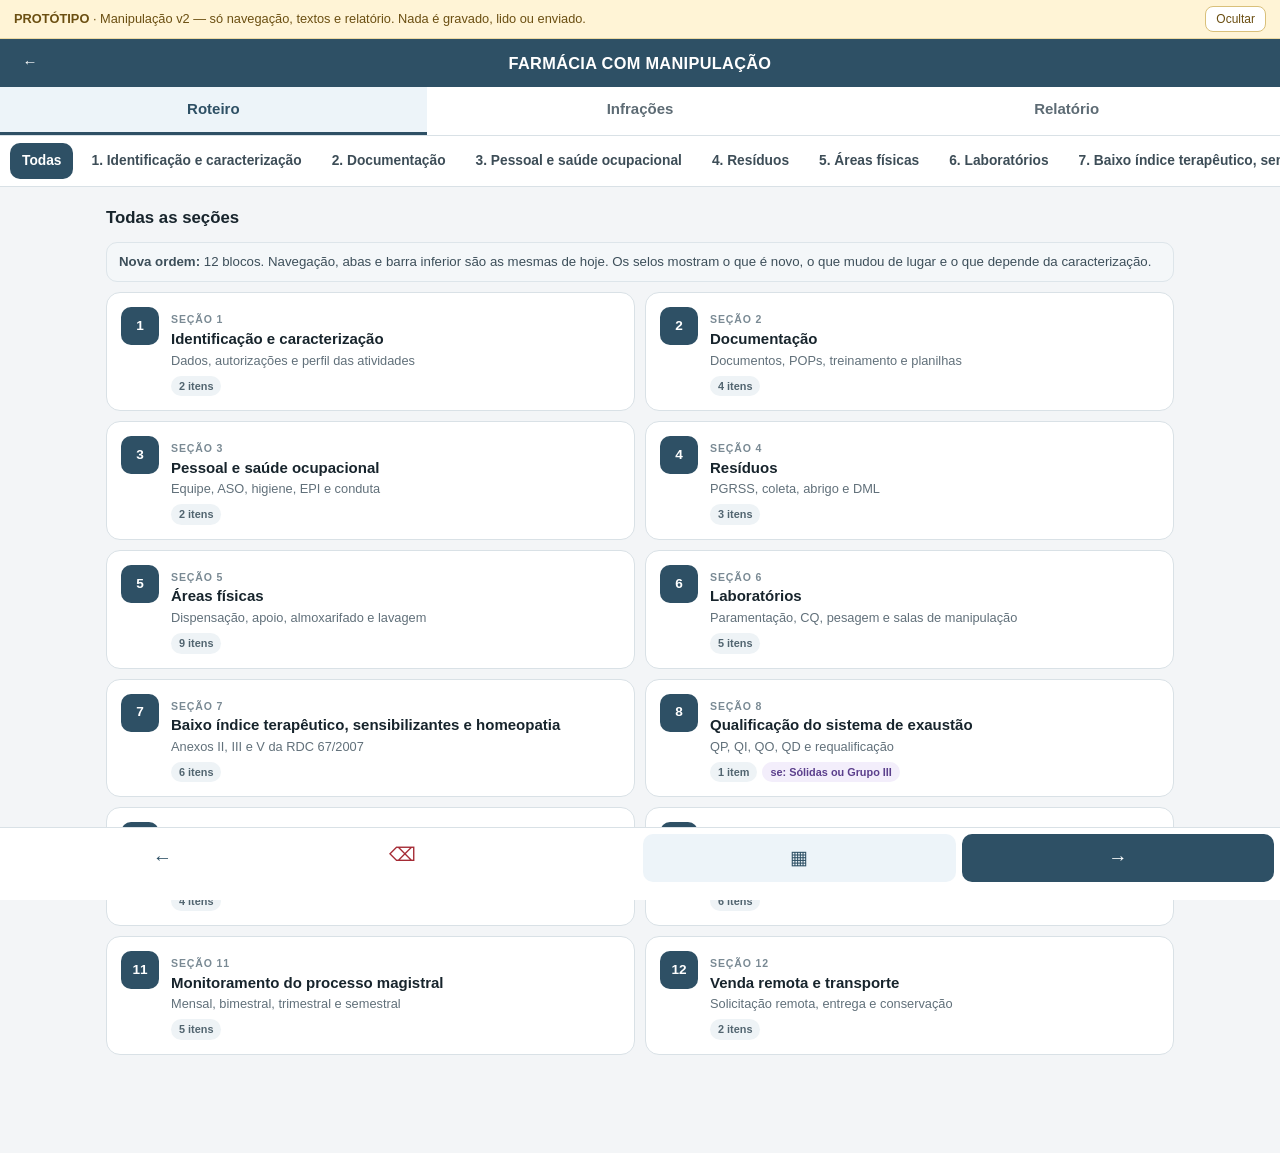
<file: prototipos/manipulacao-v2-prototipo.html>
<!doctype html>
<html lang="pt-BR">
<head>
<meta charset="utf-8">
<meta name="viewport" content="width=device-width,initial-scale=1,viewport-fit=cover">
<meta name="theme-color" content="#2E5065">
<title>Manipulação v2 — protótipo</title>
<style>
:root{
  --brand:#2F6B8F;--brand-d:#2E5065;--brand-w:#EDF4F9;--ink:#17242c;--muted:#61707a;
  --line:#d9e1e6;--line2:#c4d0d8;--canvas:#f3f5f7;--paper:#fff;--ok:#1f7a4b;--okbg:#eaf6ef;
  --bad:#a52b35;--badbg:#fff0f1;--na:#596b77;--nabg:#eef2f4;--warn:#9a641f;--warnbg:#fff7e8;
  --new:#1f6f5c;--newbg:#e6f5f0;--mov:#2F5F8F;--movbg:#eaf1fa;--r:14px;
}
*{box-sizing:border-box}
[hidden]{display:none!important}
html,body{margin:0}
body{min-width:320px;min-height:100vh;color:var(--ink);background:var(--canvas);font:15px/1.5 -apple-system,BlinkMacSystemFont,"Segoe UI",Roboto,Arial,sans-serif;padding-bottom:84px}
button,input,select,textarea{font:inherit;color:inherit}
button{cursor:pointer}
.proto{background:#fff4d6;border-bottom:1px solid #ecd9a3;color:#6b4f12;font-size:.8rem;padding:6px 14px;display:flex;gap:10px;align-items:center;justify-content:space-between}
.proto b{font-weight:800}
.proto button{border:1px solid #d9c07a;background:#fff;border-radius:8px;padding:3px 10px;font-size:.75rem}
header.top{position:sticky;top:0;z-index:20;background:var(--brand-d);color:#fff}
.hbar{display:flex;align-items:center;gap:10px;height:48px;padding:0 12px}
.hbar h1{flex:1;margin:0;text-align:center;font-size:1.02rem;letter-spacing:.02em;font-weight:800}
.hbar .ico{width:36px;height:36px;border:0;background:transparent;color:#fff;border-radius:10px;display:grid;place-items:center}
.tabs{display:grid;grid-template-columns:repeat(3,1fr);background:#fff;border-bottom:1px solid var(--line)}
.tabs button{border:0;background:#fff;padding:11px 6px;font-weight:700;color:#5d6b74;border-bottom:3px solid transparent}
.tabs button[aria-selected=true]{color:var(--brand-d);background:var(--brand-w);border-bottom-color:var(--brand-d)}
.chipbar{display:flex;gap:6px;overflow-x:auto;background:#fff;border-bottom:1px solid var(--line);padding:7px 10px;scrollbar-width:thin}
.chipbar button{flex:0 0 auto;border:0;background:transparent;padding:8px 12px;border-radius:10px;font-weight:700;color:#3d4d57;font-size:.86rem;white-space:nowrap}
.chipbar button.on{background:var(--brand-d);color:#fff}
main{max-width:1100px;margin:0 auto;padding:14px 16px}
h2.sec{margin:4px 0 12px;font-size:1.05rem}
.grid{display:grid;grid-template-columns:repeat(2,minmax(0,1fr));gap:10px}
.card{border:1px solid var(--line);border-radius:var(--r);background:#fff;padding:14px;text-align:left;display:flex;gap:12px;align-items:flex-start;width:100%}
.card:hover{border-color:var(--brand)}
.card .num{flex:0 0 auto;min-width:38px;height:38px;border-radius:10px;background:var(--brand-d);color:#fff;font-weight:800;display:grid;place-items:center;font-size:.85rem;padding:0 6px}
.card .t{font-weight:800;line-height:1.25}
.card .s{color:var(--muted);font-size:.8rem;margin-top:2px}
.card .kick{font-size:.66rem;font-weight:800;letter-spacing:.08em;color:#7a8a94}
.badge{display:inline-flex;align-items:center;gap:4px;border-radius:999px;padding:2px 8px;font-size:.68rem;font-weight:800;background:#eef3f6;color:#526570;white-space:nowrap}
.badge.new{background:var(--newbg);color:var(--new)}.badge.mov{background:var(--movbg);color:var(--mov)}.badge.cond{background:#f3eefb;color:#5b3f8c}.badge.warn{background:var(--warnbg);color:var(--warn)}.badge.bad{background:var(--badbg);color:var(--bad)}.badge.ok{background:var(--okbg);color:var(--ok)}
.badges{display:flex;flex-wrap:wrap;gap:5px;margin-top:6px}
.itemstrip{display:flex;gap:6px;overflow-x:auto;padding:8px;border:1px solid var(--line);border-radius:12px;background:#fff;margin-bottom:10px}
.itemstrip button{flex:0 0 auto;border:1px solid var(--line);background:#fff;border-radius:9px;padding:6px 10px;font-weight:700;font-size:.8rem;white-space:nowrap}
.itemstrip button.on{background:var(--brand-d);border-color:var(--brand-d);color:#fff}
.panel{border:1px solid var(--line);border-radius:16px;background:#fff;padding:14px}
.panel-head{display:flex;flex-wrap:wrap;gap:8px;align-items:baseline;justify-content:space-between;margin-bottom:8px}
.panel-head h3{margin:0;font-size:1.05rem}
.origin{font-size:.75rem;color:var(--muted)}
/* ——— pergunta: correção da quebra em tablet (título ocupa a largura toda, normas abaixo, botões em 3 colunas) ——— */
.q{border-top:1px solid var(--line);padding:14px 2px}
.q:first-child{border-top:0}
.q-title{font-weight:700;line-height:1.35;overflow-wrap:break-word}
.q-title .n{color:#7a8a94;font-weight:600;margin-right:4px}
.refs{display:flex;flex-wrap:wrap;gap:6px;margin:8px 0}
.ref{border:1px solid #cfdbe3;background:#f3f7fa;border-radius:8px;padding:4px 8px;font-size:.74rem;color:#2d4654;text-align:left;max-width:100%;overflow-wrap:anywhere}
.answers{display:grid;grid-template-columns:repeat(3,minmax(0,1fr));gap:0;border:1px solid var(--line2);border-radius:11px;overflow:hidden;max-width:520px}
.answers button{border:0;border-left:1px solid var(--line2);background:#fff;padding:10px 6px;min-height:44px;font-size:.86rem;white-space:normal;line-height:1.2}
.answers button:first-child{border-left:0}
.answers button.C{background:var(--okbg);color:var(--ok);font-weight:800}.answers button.NC{background:var(--badbg);color:var(--bad);font-weight:800}.answers button.NA{background:var(--nabg);color:var(--na);font-weight:800}
details.sub{margin-top:9px;border:1px solid #cfe3de;background:#f5fbf9;border-radius:10px}
details.sub>summary{padding:8px 11px;font-size:.8rem;font-weight:700;color:#255e55;cursor:pointer}
details.sub .in{padding:0 11px 11px}
details.orient{margin-top:8px;border:1px solid #dbe4ea;background:#f8fafb;border-radius:10px}
details.orient>summary{padding:7px 11px;font-size:.78rem;font-weight:700;color:#3f5967;cursor:pointer}
details.orient .in{padding:0 11px 10px;font-size:.84rem;color:#33444e;overflow-wrap:break-word}
textarea,input[type=text],input:not([type]),select{width:100%;border:1px solid var(--line2);border-radius:9px;padding:8px 10px;background:#fff;font-size:.88rem}
textarea{min-height:64px;resize:vertical}
.btnrow{display:flex;flex-wrap:wrap;gap:7px;margin-top:8px}
.btn{border:1px solid var(--line2);background:#fff;border-radius:9px;padding:7px 11px;font-size:.8rem;font-weight:700;color:#2d4654}
.btn.pri{background:var(--brand-d);border-color:var(--brand-d);color:#fff}
.note{border-radius:11px;padding:9px 12px;margin:10px 0;font-size:.83rem;border:1px solid}
.note.info{background:#f4f7f9;border-color:#dde5ea;color:#3d4f5a}
.note.mov{background:var(--movbg);border-color:#c9d9ee;color:#274b70}
.note.new{background:var(--newbg);border-color:#bfe3d7;color:#1c5a4a}
.note.warn{background:var(--warnbg);border-color:#efd9ad;color:#7a5116}
.note b{font-weight:800}
.fgrid{display:grid;grid-template-columns:repeat(3,minmax(0,1fr));gap:9px;margin:10px 0}
.fgrid label{display:grid;gap:4px;font-size:.72rem;font-weight:700;color:#5f6e77}
.fgrid .s2{grid-column:span 2}.fgrid .s3{grid-column:1/-1}
.chipset{margin:12px 0}
.chipset h4{margin:0 0 6px;font-size:.84rem}
.chipset .help{font-size:.78rem;color:var(--muted);margin:0 0 7px}
.chips{display:flex;flex-wrap:wrap;gap:6px}
.chip{border:1px solid var(--line2);background:#fff;border-radius:999px;padding:7px 12px;font-size:.82rem;min-height:36px}
.chip.on{background:var(--brand-d);border-color:var(--brand-d);color:#fff}
details.box{border:1px solid var(--line);border-radius:12px;background:#fff;margin:12px 0}
details.box>summary{list-style:none;cursor:pointer;padding:11px 12px;font-weight:800;font-size:.9rem;display:flex;gap:8px;align-items:center;flex-wrap:wrap}
details.box>summary::-webkit-details-marker{display:none}
details.box>summary::before{content:"▸";color:#7a8a94;transition:transform .15s}
details.box[open]>summary::before{transform:rotate(90deg)}
details.box.irr{border-color:#efc9cd}
details.box.irr>summary{color:#7c2530;background:#fff7f8;border-radius:12px}
details.box.eq{border-color:#cdd9e8}
details.box.eq>summary{background:#f5f8fc;border-radius:12px}
details.box .in{padding:4px 12px 12px}
.sub-hint{font-size:.76rem;color:var(--muted);margin:2px 0 8px}
.ncl-row{display:grid;grid-template-columns:minmax(0,1fr) auto;gap:8px;align-items:center;padding:8px 0;border-top:1px solid #f0f2f4}
.ncl-row:first-of-type{border-top:0}
.ncl-row .tx{font-size:.86rem;overflow-wrap:break-word}
.ncl-row .rf{display:block;font-size:.7rem;color:#6a7a84}
.tog{display:flex;gap:4px}
.tog button{border:1px solid var(--line2);background:#fff;border-radius:8px;padding:5px 9px;font-size:.74rem;font-weight:700;min-width:44px}
.tog button.irr-on{background:var(--badbg);border-color:#e3a6ad;color:var(--bad)}
.tog button.na-on{background:var(--nabg);color:var(--na)}
.tog button.ok-on{background:var(--okbg);border-color:#a9d7bd;color:var(--ok)}
.tog button.par-on{background:var(--warnbg);border-color:#e7c98f;color:var(--warn)}
.eq-item{border:1px solid #e3e9ef;border-radius:10px;margin:7px 0}
.eq-item>summary{padding:9px 11px;cursor:pointer;font-weight:700;font-size:.86rem;display:flex;gap:8px;align-items:center;flex-wrap:wrap}
.eq-item .in{padding:0 11px 11px}
table.tb{width:100%;border-collapse:collapse;font-size:.8rem;margin:6px 0}
table.tb th,table.tb td{border:1px solid var(--line);padding:5px;text-align:left;vertical-align:top}
table.tb th{background:#f5f8fa;font-size:.72rem;color:#51616b}
table.tb td input{border:0;padding:4px;border-radius:0;min-width:70px}
.tbwrap{overflow-x:auto}
.cl{display:grid;grid-template-columns:repeat(2,minmax(0,1fr));gap:4px 14px;margin:6px 0}
.cl label{display:flex;gap:8px;align-items:flex-start;font-size:.85rem;padding:4px 0}
.cl input{margin-top:3px;width:18px;height:18px;flex:0 0 18px}
.counter{font-size:.72rem;font-weight:800;color:#6a7a84}
h5.mini{margin:12px 0 4px;font-size:.8rem;text-transform:uppercase;letter-spacing:.04em;color:#51616b}
.dock{position:fixed;left:0;right:0;bottom:0;z-index:30;display:grid;grid-template-columns:1fr 1fr 1fr 1fr;gap:6px;background:#fff;border-top:1px solid var(--line);padding:6px 6px calc(6px + env(safe-area-inset-bottom))}
.dock button{border:0;border-radius:10px;height:48px;background:#fff;color:var(--brand-d);font-size:1.2rem}
.dock .g{background:var(--brand-w)}.dock .nx{background:var(--brand-d);color:#fff}.dock .cl{color:var(--bad)}
/* Infrações */
.infra-note{background:#fff;border:1px solid var(--line);border-radius:12px;padding:10px 12px;font-size:.84rem;margin-bottom:10px}
.infra-tools{display:flex;flex-wrap:wrap;gap:8px;margin-bottom:10px;align-items:center}
.infra-tools input{flex:1 1 260px}
.inf{border-top:1px solid #e6ecf0;padding:12px 2px}
.inf:first-child{border-top:0}
.inf .d{font-weight:600}
.inf .old{font-size:.78rem;color:var(--bad);text-decoration:line-through;margin-top:4px}
.normbox{margin-top:8px;padding:9px 10px;border:1px solid #cad8e2;border-radius:10px;background:#f6f9fb;display:grid;gap:6px}
.normbox .lb{font-size:.66rem;font-weight:800;letter-spacing:.06em;color:#51616b;text-transform:uppercase}
.normbox .ref{background:#fff}
.inf .nt{font-size:.78rem;color:#6b4f12;background:#fff8e6;border-radius:8px;padding:5px 8px;margin-top:6px}
/* Modal */
.modal-back{position:fixed;inset:0;z-index:60;background:rgba(20,31,38,.5);display:grid;place-items:center;padding:14px}
.modal{background:#fff;border-radius:16px;max-width:720px;width:100%;max-height:86vh;overflow:auto;box-shadow:0 25px 60px rgba(0,0,0,.25)}
.modal .mh{display:flex;gap:10px;justify-content:space-between;align-items:center;padding:14px 16px;border-bottom:1px solid var(--line);background:#f5f8fa;position:sticky;top:0}
.modal .mh h3{margin:0;font-size:1rem}
.modal .mb{padding:14px 16px;white-space:pre-wrap;font-size:.9rem;line-height:1.55}
/* Relatório */
.rep-legend{background:#fff;border:1px solid var(--line);border-radius:12px;padding:10px 12px;font-size:.82rem;margin-bottom:12px}
.rep-legend span{display:inline-block;margin:2px 8px 2px 0}
.mark-c{background:#e7f6ed;border-bottom:2px solid #7cc39b}.mark-nc{background:#fdeef0;border-bottom:2px solid #e59aa3}.mark-sel{background:#eef1fd;border-bottom:2px solid #9aa9e5}
.paper{background:#fff;border:1px solid var(--line);border-radius:6px;max-width:820px;margin:0 auto;padding:40px 46px;font:14px/1.55 "Times New Roman",Georgia,serif;color:#111;box-shadow:0 8px 24px rgba(0,0,0,.06)}
.paper h1{font:700 15px/1.3 Arial,sans-serif;text-align:center;margin:0 0 2px;text-transform:uppercase}
.paper .org{text-align:center;font:12px Arial,sans-serif;color:#444;margin-bottom:18px}
.paper h2{font:700 13px/1.3 Arial,sans-serif;text-transform:uppercase;margin:20px 0 6px;border-bottom:1px solid #999;padding-bottom:3px}
.paper h3{font:700 12.5px/1.3 Arial,sans-serif;margin:12px 0 4px}
.paper p{margin:0 0 7px;text-align:justify}
.paper table{width:100%;border-collapse:collapse;font:12px/1.35 Arial,sans-serif;margin:6px 0 10px}
.paper th,.paper td{border:1px solid #888;padding:4px 5px;vertical-align:top;text-align:left}
.paper th{background:#eee}
.paper ol{margin:0 0 8px 18px;padding:0}
.paper li{margin-bottom:5px;text-align:justify}
.paper .cit{font:11.5px Arial,sans-serif;color:#333}
.photos{display:grid;grid-template-columns:repeat(2,1fr);gap:12px}
.photo{border:1px solid #999;height:150px;background:repeating-linear-gradient(45deg,#f1f1f1,#f1f1f1 10px,#e7e7e7 10px,#e7e7e7 20px);display:grid;place-items:center;color:#777;font:12px Arial,sans-serif}
.photos figcaption{font:11.5px Arial,sans-serif;margin-top:4px}
.sign{display:grid;grid-template-columns:1fr 1fr;gap:30px;margin-top:40px;text-align:center;font:12px Arial,sans-serif}
.sign div{border-top:1px solid #333;padding-top:4px}
@media(max-width:640px){.grid{grid-template-columns:1fr}.cl{grid-template-columns:1fr}}
@media(max-width:620px){.fgrid{grid-template-columns:1fr}.fgrid .s2,.fgrid .s3{grid-column:auto}main{padding:12px 10px}.paper{padding:22px 16px}.ncl-row{grid-template-columns:1fr}.photos{grid-template-columns:1fr}}
@media print{.proto,header.top,.dock,.rep-legend,.no-print{display:none!important}body{background:#fff;padding:0}.paper{border:0;box-shadow:none;padding:0}}
</style>
</head>
<body>
<div class="proto" id="proto"><span><b>PROTÓTIPO</b> · Manipulação v2 — só navegação, textos e relatório. Nada é gravado, lido ou enviado.</span><button type="button" onclick="document.getElementById('proto').remove()">Ocultar</button></div>
<header class="top">
  <div class="hbar">
    <button class="ico" aria-label="Voltar ao núcleo" title="Voltar ao núcleo (inativo no protótipo)">←</button>
    <h1>FARMÁCIA COM MANIPULAÇÃO</h1>
    <span style="width:36px"></span>
  </div>
  <nav class="tabs" role="tablist">
    <button role="tab" data-tab="roteiro" aria-selected="true">Roteiro</button>
    <button role="tab" data-tab="infracoes" aria-selected="false">Infrações</button>
    <button role="tab" data-tab="relatorio" aria-selected="false">Relatório</button>
  </nav>
  <div class="chipbar" id="chipbar"></div>
</header>
<main>
  <section id="v-roteiro"></section>
  <section id="v-infracoes" hidden></section>
  <section id="v-relatorio" hidden></section>
</main>
<nav class="dock" id="dock">
  <button type="button" data-nav="prev" aria-label="Item anterior">←</button>
  <button type="button" class="cl" aria-label="Apagar dados (inativo)" title="Inativo no protótipo">⌫</button>
  <button type="button" class="g" data-nav="grid" aria-label="Voltar à grade">▦</button>
  <button type="button" class="nx" data-nav="next" aria-label="Próximo item">→</button>
</nav>
<div id="modal" class="modal-back" hidden><div class="modal" role="dialog" aria-modal="true"><div class="mh"><h3 id="mt"></h3><button class="btn" onclick="closeModal()">Fechar ×</button></div><div class="mb" id="mb"></div></div></div>

<script>
/* Dados do protótipo: estrutura dos blocos e inventário revisado. Somente leitura. */
const DATA = {"blocks": [{"n": 1, "title": "Identificação e caracterização", "sub": "Dados, autorizações e perfil das atividades", "items": [{"code": "1.1", "title": "Identificação", "parts": [{"t": "fields", "f": [["Razão social", "Conforme CNPJ", 2], ["CNPJ", "00.000.000/0000-00", 1], ["Nome fantasia", "", 2], ["CEVS / Licença sanitária nº", "", 1], ["Endereço completo", "", 3], ["Responsável técnico", "", 2], ["CRF-SP nº", "", 1], ["Responsável legal", "", 2], ["Telefone / e-mail", "", 1]]}, {"t": "doc", "labels": ["📄 Ler licença sanitária", "📄 Ler CRT/CRF", "📄 Ler AFE", "📄 Ler AE"]}, {"t": "fields", "f": [["AFE nº", "", 1], ["AFE publicada em", "dd/mm/aaaa", 1], ["Atividades da AFE", "", 1], ["AE nº", "", 1], ["AE publicada em", "dd/mm/aaaa", 1], ["Classes da AE", "", 1]]}, {"t": "chips", "title": "Atividades licenciadas (licença sanitária)", "opts": ["Manipular", "Fracionar", "Dispensar", "Armazenar", "Grupo I", "Grupo II", "Grupo III", "Grupo V", "Serviços farmacêuticos", "Dispensação de industrializados"], "help": null, "other": true}, {"t": "note", "text": "As três perguntas abaixo eram o item 1.2 “AFE / AE”. Ficam aqui, logo depois dos dados de AFE/AE, sem tela própria.", "k": "mov"}, {"t": "q", "id": "r001", "text": "A licença sanitária e as autorizações Anvisa (AFE/AE), quando aplicáveis, correspondem às atividades exercidas?", "refs": ["RDC 67/2007 · RT · 5.1"]}, {"t": "q", "id": "r002", "text": "Os grupos de atividade efetivamente manipulados estão todos contemplados na licença sanitária?", "refs": ["RDC 67/2007 · RT · 5.8", "RDC 67/2007 · RT · 5.9"]}, {"t": "q", "id": "r003", "text": "Para atividades sujeitas a controle especial, há AE publicada em DOU antes do início da manipulação?", "refs": ["RDC 67/2007 · Anexo III · 2.4"]}, {"t": "obs", "label": "Observações gerais do item"}], "origin": "Antigo 1.1 renomeado; recebe as perguntas do antigo 1.2 AFE/AE.", "cond": null}, {"code": "1.2", "title": "Caracterização", "parts": [{"t": "note", "text": "Caracterize a atividade por seleção. Essas informações são consolidadas no relatório; C/NC/NA fica apenas nos requisitos técnicos do roteiro.", "k": "info"}, {"t": "chips", "title": "Grupos de atividade — RDC 67/2007 · Regulamento Técnico · item 3", "opts": ["I", "II", "III", "V"], "help": "I — insumos, inclusive de origem vegetal. II — substâncias de baixo índice terapêutico. III — antibióticos, hormônios, citostáticos e substâncias sujeitas a controle especial. V — preparações homeopáticas. Cada grupo marcado abre o anexo correspondente.", "other": false}, {"t": "chips", "title": "Preparações", "opts": ["Homeopáticas", "Fitoterápicas", "Alopáticas", "Oficinais", "Prepara auto-isoterápicos"], "help": null, "other": false}, {"t": "chips", "title": "Categorias alopáticas", "opts": ["Hormônios", "Antibióticos gerais", "Penicilínicos", "Cefalosporínicos", "Citostáticos", "Sujeitas a controle especial"], "help": null, "other": false}, {"t": "chips", "title": "Formas farmacêuticas", "opts": ["Sólidas", "Semissólidas", "Líquidas"], "help": null, "other": false}, {"t": "chips", "title": "Outras atividades e insumos", "opts": ["Dispensa industrializados", "Serviços farmacêuticos", "Entregas em domicílio", "Venda remota", "Matéria-prima vegetal", "Produtos químicos controlados (PF/PC/Exército)"], "help": null, "other": false}, {"t": "chips", "title": "Baixo índice terapêutico manipulado (Anexo II · 2.3)", "opts": ["Ácido valproico", "Aminofilina", "Carbamazepina", "Ciclosporina", "Clindamicina", "Clonidina", "Clozapina", "Colchicina", "Digitoxina", "Digoxina", "Disopiramida", "Fenitoína", "Lítio", "Minoxidil", "Oxcarbazepina", "Prazosina", "Primidona", "Procainamida", "Quinidina", "Teofilina", "Varfarina", "Verapamil"], "help": null, "other": true}, {"t": "chips", "title": "Bases galênicas utilizadas", "opts": ["Creme não iônico", "Creme aniônico", "Gel de natrosol", "Gel de carbopol", "Loção", "Pomada", "Xarope simples", "Veículo oral", "Shampoo base"], "help": null, "other": true}, {"t": "chips", "title": "Excipientes padronizados", "opts": ["Celulose microcristalina", "Amido", "Lactose", "Talco", "Estearato de magnésio", "Dióxido de silício", "Excipiente padrão SBIT"], "help": null, "other": true}, {"t": "chips", "title": "Áreas existentes no estabelecimento", "opts": ["Administrativa", "Armazenamento / almoxarifado", "Controle de qualidade", "Pesagem", "Lab. sólidos", "Lab. semissólidos e líquidos", "Cabine de hormônios", "Cabine de antibióticos", "Cabine de citostáticos", "Homeopatia", "Dispensação", "Paramentação", "Vestiário", "Sanitários", "Lavagem", "DML", "Copa / refeitório", "Área de descanso", "Abrigo de resíduos"], "help": "As áreas marcadas aqui definem quais itens aparecem nos blocos Áreas físicas e Laboratórios.", "other": false}, {"t": "note", "text": "Duas perguntas vieram do extinto item “Edificação e instalações”.", "k": "mov"}, {"t": "q", "id": "r021", "text": "A farmácia está localizada, projetada, construída ou adaptada com infraestrutura adequada às atividades, dispondo no mínimo das áreas previstas (administrativa, armazenamento, controle de qualidade, pesagem, manipulação, dispensação, vestiário, paramentação, sanitários, lavagem e DML)?", "refs": ["RDC 67/2007 · Anexo I · 4"]}, {"t": "q", "id": "r027", "text": "As salas de descanso e refeitório, quando existentes, estão separadas dos demais ambientes?", "refs": ["RDC 67/2007 · Anexo I · 4.17"]}, {"t": "fields", "f": [["Nº de funcionários", "", 1], ["Nº de farmacêuticos", "", 1], ["Horário de funcionamento", "", 1], ["Média de fórmulas/dia", "", 1], ["Sistema informatizado", "", 1], ["Filiais", "", 1]]}, {"t": "obs", "label": "Observações gerais do item"}], "origin": "Novo item (antigo 1.2 AFE/AE foi absorvido pelo 1.1).", "cond": null}], "cond": null}, {"n": 2, "title": "Documentação", "sub": "Documentos, POPs, treinamento e planilhas", "items": [{"code": "2.1", "title": "Documentos apresentados", "parts": [{"t": "note", "text": "Antigo 6.1. Saíram daqui, por redundância: AFE/AE (já no 1.1), PGRSS e SPRegula (bloco Resíduos), mapas/balanços e Livro de Receituário (bloco Receitas), contrato de laboratório (bloco Monitoramento), programa de treinamento (item 2.3).", "k": "mov"}, {"t": "docs", "rows": [{"text": "Manual de Boas Práticas de Manipulação (item 15.3), com organograma e fluxograma?", "refs": ["RDC 67/2007 · Anexo I · 15.3"]}, {"text": "Manual de Boas Práticas Farmacêuticas (RDC 44/09, art. 85), quando houver drogaria/serviços?", "refs": ["RDC 44/2009 · Art. 85"]}, {"text": "O PCMSO e os registros dos exames médicos admissionais e periódicos foram apresentados?", "refs": ["RDC 67/2007 · Anexo I · 3.3.1"]}, {"text": "O Programa de Gerenciamento de Riscos ocupacionais foi apresentado?", "refs": ["RDC 67/2007 · Anexo I · 3.3"]}, {"text": "Comprovante de limpeza da caixa d’água?", "refs": ["RDC 67/2007 · Anexo I · 7.5.1", "RDC 67/2007 · Anexo I · 7.5.1.1"]}, {"text": "Os registros de manutenção e limpeza do sistema de climatização, quando existente, foram apresentados?", "refs": ["RDC 67/2007 · Anexo I · 5.3.1"]}, {"text": "A planta ou croqui permite identificar as áreas e os sistemas de ar independentes das classes manipuladas?", "refs": ["RDC 67/2007 · Anexo III · 2.7"]}, {"text": "O AVCB ou CLCB foi apresentado? Registre o número e a validade.", "refs": ["RDC 67/2007 · Anexo I · 4.18"]}, {"text": "A farmácia dispõe de Programa de Controle Integrado de Pragas e Vetores, com aplicação por empresa licenciada e registros?", "refs": ["RDC 67/2007 · Anexo I · 4.12"]}, {"text": "As reclamações sobre desvio de qualidade são registradas com os dados exigidos (paciente, prescritor, produto, nº de registro no Livro de Receituário, natureza da reclamação), com investigação, medidas corretivas e registro das providências?", "refs": ["RDC 67/2007 · Anexo I · 15.7"]}, {"text": "As autoinspeções são realizadas no mínimo uma vez ao ano, com conclusões documentadas e arquivadas e ações corretivas estabelecidas?", "refs": ["RDC 67/2007 · Anexo I · 15.6", "RDC 67/2007 · Anexo I · 3.1.1"]}, {"text": "Qualificação completa de fornecedores, com auditoria de BPF/Fracionamento/Distribuição?", "refs": ["RDC 67/2007 · Anexo I · 7.1.7", "RDC 67/2007 · Anexo I · 7.1.8"]}, {"text": "Programa de manutenção preventiva (equipamentos, purificador, exaustores, ar-condicionado)?", "refs": ["RDC 67/2007 · Anexo I · 5.3", "RDC 67/2007 · Anexo I · 7.5.2.1", "RDC 67/2007 · Anexo I · 5.3.1"]}, {"text": "POP/Ficha de especificação técnica da água purificada e potável?", "refs": ["RDC 67/2007 · Anexo I · 7.5.1.2", "RDC 67/2007 · Anexo I · 7.5.2.3"]}]}, {"t": "obs", "label": "Observações gerais do item"}], "origin": "Antigo 6.1", "cond": null}, {"code": "2.2", "title": "Procedimentos Operacionais Padrão", "parts": [{"t": "pops", "groups": [{"code": "7.1", "title": "Pessoal, higiene e paramentação", "rows": ["Processo de paramentação", "Higiene e conduta pessoal", "Treinamento e capacitação"]}, {"code": "7.2", "title": "Materiais e embalagens", "rows": ["Recebimento e inspeção", "Qualificação de fornecedores", "Amostragem de insumos", "Diluição geométrica", "Padronização de excipientes", "Controle de estoque (entradas/saídas)"]}, {"code": "7.3", "title": "Manipulação e laboratórios", "rows": ["Manipulação das formas farmacêuticas", "Manipulação de controlados", "Manipulação de sensibilizantes", "Manipulação de substâncias de baixo índice terapêutico", "Preparação de bases galênicas", "Prevenção de contaminação cruzada", "Verificação diária das balanças"]}, {"code": "7.4", "title": "Controle de qualidade e água", "rows": ["Ensaios de CQ de insumos/embalagens", "Ensaios mínimos do produto acabado", "Metodologia do monitoramento magistral", "Amostragem de água (purificada/potável)", "Medidas para laudo de água insatisfatório", "Limpeza/manutenção do purificador"]}, {"code": "7.5", "title": "Equipamentos e estrutura", "rows": ["Manutenção preventiva/corretiva dos equipamentos", "Qualificação/manutenção do exaustor (filtros)", "Limpeza e sanitização de ambientes", "Registro de temperatura e umidade"]}, {"code": "7.6", "title": "Dispensação, qualidade e autoinspeção", "rows": ["Avaliação farmacêutica da prescrição", "Cálculo de fatores de conversão/correção/equivalência", "Conservação/transporte de medicamentos", "Reclamação de cliente", "Autoinspeção"]}]}, {"t": "obs", "label": "Observações gerais do item"}], "origin": "Antigo 6.2", "cond": null}, {"code": "2.3", "title": "Treinamento", "parts": [{"t": "note", "text": "Saiu do bloco Pessoal e saúde ocupacional.", "k": "mov"}, {"t": "q", "id": "r016", "text": "Há programa de treinamento baseado em levantamento de necessidades, com registros contendo atividades, data e carga horária, conteúdo, trabalhadores treinados e assinaturas, e identificação de quem treinou?", "refs": ["RDC 67/2007 · Anexo I · 3.2"]}, {"t": "q", "id": "r017", "text": "Todo o pessoal, inclusive de limpeza e manutenção, recebeu treinamento inicial e continuado (higiene, saúde, conduta e noções de microbiologia)?", "refs": ["RDC 67/2007 · Anexo I · 3.2.1"]}, {"t": "q", "id": "r018", "text": "Foram realizados treinamentos específicos para as atividades dos diferentes anexos (baixo índice terapêutico, sensibilizantes, homeopatia) desenvolvidas pela farmácia?", "refs": ["RDC 67/2007 · Anexo I · 3.2.3"]}, {"t": "q", "id": "r019", "text": "Os treinamentos incluíram procedimentos em caso de acidente/incidente e informações sobre riscos?", "refs": ["RDC 67/2007 · Anexo I · 3.2.4"]}, {"t": "q", "id": "r020", "text": "Os treinamentos realizados tiveram sua efetividade avaliada?", "refs": ["RDC 67/2007 · Anexo I · 3.2.6"]}, {"t": "obs", "label": "Observações gerais do item"}], "origin": "Antigo 5.1", "cond": null}, {"code": "2.4", "title": "Planilhas e registros", "parts": [{"t": "note", "text": "Lista por níveis: cada grupo abre e mostra o que conferir. Marque “Parcial” quando existe planilha, mas incompleta; o que não se aplica não gera NC.", "k": "info"}, {"t": "plan"}], "origin": "Novo formato da lista de planilhas (antes era uma lista única).", "cond": null}], "cond": null}, {"n": 3, "title": "Pessoal e saúde ocupacional", "sub": "Equipe, ASO, higiene, EPI e conduta", "items": [{"code": "3.1", "title": "Pessoal e saúde ocupacional", "parts": [{"t": "q", "id": "r004", "text": "A farmácia possui organograma demonstrando estrutura organizacional e pessoal suficiente?", "refs": ["RDC 67/2007 · Anexo I · 3"]}, {"t": "q", "id": "r005", "text": "As atribuições e responsabilidades individuais estão formalmente descritas, sem sobreposição?", "refs": ["RDC 67/2007 · Anexo I · 3.1"]}, {"t": "q", "id": "r006", "text": "A admissão dos funcionários é precedida de exames médicos, com avaliações periódicas (PCMSO)?", "refs": ["RDC 67/2007 · Anexo I · 3.3.1"]}, {"t": "q", "id": "r007", "text": "Em caso de lesão exposta, suspeita ou confirmação de enfermidade que possa comprometer a preparação, o funcionário é afastado, conforme legislação?", "refs": ["RDC 67/2007 · Anexo I · 3.3.2"]}, {"t": "q", "id": "r008", "text": "É observada a proibição de uso de cosméticos, joias e adornos nas áreas de pesagem e salas de manipulação?", "refs": ["RDC 67/2007 · Anexo I · 3.3.3"]}, {"t": "q", "id": "r009", "text": "É observada a proibição de comer, beber, fumar, mascar e manter alimentos/objetos pessoais/medicamentos nas salas de pesagem e manipulação?", "refs": ["RDC 67/2007 · Anexo I · 3.3.4"]}, {"t": "q", "id": "r010", "text": "Os empregados são instruídos a reportar condições de risco relativas ao produto, ambiente, equipamento ou pessoal?", "refs": ["RDC 67/2007 · Anexo I · 3.3.5"]}, {"t": "q", "id": "r011", "text": "A farmácia distribui EPI gratuitamente, em quantidade suficiente e com reposição periódica?", "refs": ["RDC 67/2007 · Anexo I · 3.3.6"]}, {"t": "q", "id": "r012", "text": "Os funcionários da manipulação estão adequadamente paramentados, com EPI, e realizam higiene das mãos/antebraços antes da manipulação?", "refs": ["RDC 67/2007 · Anexo I · 3.3.7", "RDC 67/2007 · Anexo I · 3.3.8"]}, {"t": "q", "id": "r014", "text": "Os funcionários diretamente envolvidos na manipulação de hormônios, antibióticos, citostáticos ou substâncias sujeitas a controle especial (Anexo III) são submetidos a exames médicos específicos, atendendo ao PCMSO, recomendando-se sistema de rodízio?", "refs": ["RDC 67/2007 · Anexo III · 2.12"]}, {"t": "q", "id": "r015", "text": "Os responsáveis pela elaboração do PCMSO foram comunicados da manipulação de hormônios, antibióticos, citostáticos ou substâncias sujeitas a controle especial (Anexo III)?", "refs": ["RDC 67/2007 · Anexo III · 2.12.1"]}, {"t": "obs", "label": "Observações gerais do item"}], "origin": "Antigo 5 (Treinamento saiu para Documentação).", "cond": null}, {"code": "3.2", "title": "Atestados de saúde ocupacional — ASO", "parts": [{"t": "note", "text": "Item novo. Conferência por amostragem dos funcionários da manipulação.", "k": "new"}, {"t": "q", "text": "Foram apresentados os ASO admissionais dos funcionários amostrados?", "refs": ["RDC 67/2007 · Anexo I · 3.3.1"], "tag": "novo"}, {"t": "q", "text": "Os ASO periódicos estão dentro da periodicidade definida no PCMSO?", "refs": ["RDC 67/2007 · Anexo I · 3.3.1"], "tag": "novo"}, {"t": "q", "text": "Os ASO atestam aptidão para a função efetivamente exercida?", "refs": ["RDC 67/2007 · Anexo I · 3.3.1"], "tag": "novo"}, {"t": "q", "text": "Para quem manipula hormônios, antibióticos, citostáticos ou controlados, o ASO contempla os exames específicos previstos no PCMSO?", "refs": ["RDC 67/2007 · Anexo III · 2.12"], "tag": "novo"}, {"t": "table", "title": "Funcionários amostrados", "cols": ["Nome", "Função", "ASO admissional", "Último ASO periódico", "Apto?"], "rows": 3}, {"t": "obs", "label": "Observações gerais do item"}], "origin": null, "cond": null}], "cond": null}, {"n": 4, "title": "Resíduos", "sub": "PGRSS, coleta, abrigo e DML", "items": [{"code": "4.1", "title": "Gerenciamento de resíduos", "parts": [{"t": "note", "text": "Adaptado do bloco de descarte da Drogaria.", "k": "mov"}, {"t": "q", "id": "r183", "text": "Apresentou PGRSS compatível com as atividades e os resíduos gerados?", "refs": ["RDC 67/2007 · RT · 5.2", "RDC 222/2018 · art. 5º"], "old": "PGRSS (item 5.2 do Regulamento Técnico; RDC 222/2018)?"}, {"t": "q", "id": "r186", "text": "Apresentou cadastro de gerador de resíduos (SPRegula)? Registre o número.", "refs": ["RDC 67/2007 · RT · 5.2"], "old": "O cadastro de gerador de resíduos no SPRegula foi apresentado? Registre o número."}, {"t": "q", "text": "A coleta e a destinação são feitas por empresa licenciada, com comprovantes (CTR/manifesto) dos últimos meses?", "refs": ["RDC 222/2018 · art. 5º"], "tag": "novo"}, {"t": "q", "text": "Os resíduos de medicamentos e insumos hormonais, antimicrobianos, citostáticos e demais do art. 59 são segregados e destinados como resíduo químico (Grupo B)?", "refs": ["RDC 222/2018 · art. 59"], "tag": "novo"}, {"t": "q", "text": "Insumos e produtos vencidos, reprovados ou devolvidos aguardam descarte segregados e identificados?", "refs": ["RDC 67/2007 · Anexo I · 4.2.4"], "tag": "novo"}, {"t": "q", "text": "O lixo e os resíduos da manipulação são esvaziados fora da área de manipulação?", "refs": ["RDC 67/2007 · Anexo I · 6.2"], "tag": "novo"}, {"t": "doc", "labels": ["📄 Ler PGRSS", "📄 Ler comprovante de coleta"]}, {"t": "obs", "label": "Observações gerais do item"}], "origin": null, "cond": null}, {"code": "4.2", "title": "DML — Depósito de material de limpeza", "parts": [{"t": "note", "text": "DML saiu de “DML, sanitários e paramentação” (Áreas físicas) e entra aqui no lugar do antigo item “armazenamento” da Drogaria.", "k": "mov"}, {"t": "q", "id": "r056", "text": "O DML está identificado, com materiais de limpeza e germicidas armazenados em local específico?", "refs": ["RDC 67/2007 · Anexo I · 4.10"], "old": "O DML está identificado, com materiais de limpeza e germicidas armazenados em local específico, registrados no MS?"}, {"t": "q", "text": "Os saneantes em uso são regularizados na Anvisa (notificados/registrados)?", "refs": ["Lei 6.360/1976 · art. 12"], "tag": "separado"}, {"t": "q", "text": "Há local para lavagem dos materiais de limpeza?", "refs": ["RDC 67/2007 · Anexo I · 4.10"], "tag": "novo"}, {"t": "ncl", "title": "Irregularidades gerais do ambiente", "items": [["Paredes, piso ou teto com rachaduras, descascamento ou superfície não lavável", "RDC 67/2007 · Anexo I · 4.13"], ["Infiltração, mofo ou umidade aparente", "RDC 67/2007 · Anexo VII · 4.5"], ["Sujidade, poeira ou acúmulo de materiais sem uso", "RDC 67/2007 · Anexo VII · 4.4"], ["Ralo sem sifão, sem tampa escamoteável ou danificado", "RDC 67/2007 · Anexo I · 4.15"], ["Sem proteção contra insetos, roedores e poeira (telas, vedação de portas)", "RDC 67/2007 · Anexo I · 4.11"], ["Vestígios de pragas", "RDC 67/2007 · Anexo I · 4.12"], ["Instalação elétrica em mau estado (fios expostos, tomadas soltas, extensões)", "RDC 67/2007 · Anexo VII · 4.7"], ["Vazamento ou instalação hidráulica / esgoto em mau estado", "RDC 67/2007 · Anexo VII · 4.8"], ["Tubulação exposta sem identificação", "RDC 67/2007 · Anexo I · 5.1.2"], ["Iluminação insuficiente ou ventilação inadequada", "RDC 67/2007 · Anexo I · 4.16"], ["Desorganização com risco de troca ou mistura de materiais / fluxo inadequado", "RDC 67/2007 · Anexo I · 4.14"], ["POP de limpeza e sanitização não disponível no local", "RDC 67/2007 · Anexo I · 6"], ["Lixeira sem tampa", "RDC 67/2007 · Anexo I · 6.2"], ["Lixeira sem abertura sem contato manual (pedal)", "RDC 222/2018 · art. 17"], ["Lixeira sem identificação do grupo de resíduo", "RDC 67/2007 · Anexo I · 6.2"], ["Mobiliário em excesso, danificado ou de material não lavável", "RDC 67/2007 · Anexo I · 5.5"], ["Extintor ausente, vencido, sem sinalização ou com acesso obstruído", "RDC 67/2007 · Anexo I · 4.18"]], "sub": "Marque só o que foi constatado neste ambiente. O que não for marcado não entra no relatório."}, {"t": "obs", "label": "Observações gerais do item"}], "origin": null, "cond": null}, {"code": "4.3", "title": "Abrigo temporário de resíduos", "parts": [{"t": "q", "text": "O abrigo temporário é identificado, de acesso restrito, com piso e paredes laváveis e coletores tampados?", "refs": ["RDC 222/2018 · art. 29"], "tag": "novo"}, {"t": "ncl", "title": "Irregularidades gerais do ambiente", "items": [["Paredes, piso ou teto com rachaduras, descascamento ou superfície não lavável", "RDC 67/2007 · Anexo I · 4.13"], ["Infiltração, mofo ou umidade aparente", "RDC 67/2007 · Anexo VII · 4.5"], ["Sujidade, poeira ou acúmulo de materiais sem uso", "RDC 67/2007 · Anexo VII · 4.4"], ["Ralo sem sifão, sem tampa escamoteável ou danificado", "RDC 67/2007 · Anexo I · 4.15"], ["Sem proteção contra insetos, roedores e poeira (telas, vedação de portas)", "RDC 67/2007 · Anexo I · 4.11"], ["Vestígios de pragas", "RDC 67/2007 · Anexo I · 4.12"], ["Instalação elétrica em mau estado (fios expostos, tomadas soltas, extensões)", "RDC 67/2007 · Anexo VII · 4.7"], ["Vazamento ou instalação hidráulica / esgoto em mau estado", "RDC 67/2007 · Anexo VII · 4.8"], ["Tubulação exposta sem identificação", "RDC 67/2007 · Anexo I · 5.1.2"], ["Iluminação insuficiente ou ventilação inadequada", "RDC 67/2007 · Anexo I · 4.16"], ["Desorganização com risco de troca ou mistura de materiais / fluxo inadequado", "RDC 67/2007 · Anexo I · 4.14"], ["POP de limpeza e sanitização não disponível no local", "RDC 67/2007 · Anexo I · 6"], ["Lixeira sem tampa", "RDC 67/2007 · Anexo I · 6.2"], ["Lixeira sem abertura sem contato manual (pedal)", "RDC 222/2018 · art. 17"], ["Lixeira sem identificação do grupo de resíduo", "RDC 67/2007 · Anexo I · 6.2"], ["Mobiliário em excesso, danificado ou de material não lavável", "RDC 67/2007 · Anexo I · 5.5"], ["Extintor ausente, vencido, sem sinalização ou com acesso obstruído", "RDC 67/2007 · Anexo I · 4.18"]], "sub": "Marque só o que foi constatado neste ambiente. O que não for marcado não entra no relatório."}, {"t": "obs", "label": "Observações gerais do item"}], "origin": null, "cond": null}], "cond": null}, {"n": 5, "title": "Áreas físicas", "sub": "Dispensação, apoio, almoxarifado e lavagem", "items": [{"code": "5.1", "title": "Recepção e dispensação", "parts": [{"t": "q", "id": "r030", "text": "A área de dispensação dispõe de local para guarda das preparações manipuladas, organizado e protegido do calor, da umidade e da luz solar direta?", "refs": ["RDC 67/2007 · Anexo I · 4.6"]}, {"t": "q", "id": "r031", "text": "As preparações manipuladas que contêm substâncias sujeitas a controle especial são mantidas em armário resistente ou sala própria, com chave?", "refs": ["RDC 67/2007 · Anexo I · 4.6.1", "RDC 67/2007 · Anexo I · 4.2.5"]}, {"t": "q", "id": "r032", "text": "A licença sanitária, a AFE e, quando aplicável, a AE estão afixadas em local visível?", "refs": ["RDC 67/2007 · Anexo I · 15.5.1"]}, {"t": "q", "id": "r033", "text": "Os produtos expostos à venda encontram-se dentro do prazo de validade (verificação por amostragem)?", "refs": ["RDC 67/2007 · Anexo I · 4.2.4"]}, {"t": "q", "id": "r034", "text": "É respeitada a proibição de exposição ao público de produtos manipulados com objetivo de propaganda, publicidade ou promoção?", "refs": ["RDC 67/2007 · RT · 5.14"]}, {"t": "ncl", "title": "Irregularidades gerais do ambiente", "items": [["Paredes, piso ou teto com rachaduras, descascamento ou superfície não lavável", "RDC 67/2007 · Anexo I · 4.13"], ["Infiltração, mofo ou umidade aparente", "RDC 67/2007 · Anexo VII · 4.5"], ["Sujidade, poeira ou acúmulo de materiais sem uso", "RDC 67/2007 · Anexo VII · 4.4"], ["Ralo sem sifão, sem tampa escamoteável ou danificado", "RDC 67/2007 · Anexo I · 4.15"], ["Sem proteção contra insetos, roedores e poeira (telas, vedação de portas)", "RDC 67/2007 · Anexo I · 4.11"], ["Vestígios de pragas", "RDC 67/2007 · Anexo I · 4.12"], ["Instalação elétrica em mau estado (fios expostos, tomadas soltas, extensões)", "RDC 67/2007 · Anexo VII · 4.7"], ["Vazamento ou instalação hidráulica / esgoto em mau estado", "RDC 67/2007 · Anexo VII · 4.8"], ["Tubulação exposta sem identificação", "RDC 67/2007 · Anexo I · 5.1.2"], ["Iluminação insuficiente ou ventilação inadequada", "RDC 67/2007 · Anexo I · 4.16"], ["Desorganização com risco de troca ou mistura de materiais / fluxo inadequado", "RDC 67/2007 · Anexo I · 4.14"], ["POP de limpeza e sanitização não disponível no local", "RDC 67/2007 · Anexo I · 6"], ["Lixeira sem tampa", "RDC 67/2007 · Anexo I · 6.2"], ["Lixeira sem abertura sem contato manual (pedal)", "RDC 222/2018 · art. 17"], ["Lixeira sem identificação do grupo de resíduo", "RDC 67/2007 · Anexo I · 6.2"], ["Mobiliário em excesso, danificado ou de material não lavável", "RDC 67/2007 · Anexo I · 5.5"], ["Extintor ausente, vencido, sem sinalização ou com acesso obstruído", "RDC 67/2007 · Anexo I · 4.18"]], "sub": "Marque só o que foi constatado neste ambiente. O que não for marcado não entra no relatório."}, {"t": "obs", "label": "Observações gerais do item"}], "origin": "Antigo 4.1", "cond": null}, {"code": "5.2", "title": "Dispensação de industrializados", "parts": [{"t": "q", "id": "r037", "text": "Os medicamentos/produtos que exigem temperatura abaixo da ambiente estão devidamente estocados, com registro regular da medição de temperatura do local?", "refs": ["RDC 44/2009 · Art. 35, § 3º"]}, {"t": "q", "id": "r038", "text": "Há área para segregação de produtos violados, vencidos, sob suspeita de falsificação ou adulteração, em ambiente seguro e diverso da dispensação, identificados quanto à condição e destino?", "refs": ["RDC 44/2009 · Art. 38"]}, {"t": "q", "id": "r039", "text": "Os medicamentos (exceto isentos de prescrição) estão armazenados em área de circulação restrita aos funcionários?", "refs": ["RDC 44/2009 · Art. 40, § 1º"]}, {"t": "q", "id": "r040", "text": "Está à disposição dos usuários, em local visível, a lista atualizada dos medicamentos genéricos comercializados no país?", "refs": ["RDC 44/2009 · Art. 42, § 1º"]}, {"t": "q", "id": "r041", "text": "Há sistema segregado (armário resistente ou sala própria) com chave, sob guarda do farmacêutico, para medicamentos sujeitos a controle especial?", "refs": ["RDC 67/2007 · Anexo I · 4.2.5"]}, {"t": "ncl", "title": "Irregularidades gerais do ambiente", "items": [["Paredes, piso ou teto com rachaduras, descascamento ou superfície não lavável", "RDC 67/2007 · Anexo I · 4.13"], ["Infiltração, mofo ou umidade aparente", "RDC 67/2007 · Anexo VII · 4.5"], ["Sujidade, poeira ou acúmulo de materiais sem uso", "RDC 67/2007 · Anexo VII · 4.4"], ["Ralo sem sifão, sem tampa escamoteável ou danificado", "RDC 67/2007 · Anexo I · 4.15"], ["Sem proteção contra insetos, roedores e poeira (telas, vedação de portas)", "RDC 67/2007 · Anexo I · 4.11"], ["Vestígios de pragas", "RDC 67/2007 · Anexo I · 4.12"], ["Instalação elétrica em mau estado (fios expostos, tomadas soltas, extensões)", "RDC 67/2007 · Anexo VII · 4.7"], ["Vazamento ou instalação hidráulica / esgoto em mau estado", "RDC 67/2007 · Anexo VII · 4.8"], ["Tubulação exposta sem identificação", "RDC 67/2007 · Anexo I · 5.1.2"], ["Iluminação insuficiente ou ventilação inadequada", "RDC 67/2007 · Anexo I · 4.16"], ["Desorganização com risco de troca ou mistura de materiais / fluxo inadequado", "RDC 67/2007 · Anexo I · 4.14"], ["POP de limpeza e sanitização não disponível no local", "RDC 67/2007 · Anexo I · 6"], ["Lixeira sem tampa", "RDC 67/2007 · Anexo I · 6.2"], ["Lixeira sem abertura sem contato manual (pedal)", "RDC 222/2018 · art. 17"], ["Lixeira sem identificação do grupo de resíduo", "RDC 67/2007 · Anexo I · 6.2"], ["Mobiliário em excesso, danificado ou de material não lavável", "RDC 67/2007 · Anexo I · 5.5"], ["Extintor ausente, vencido, sem sinalização ou com acesso obstruído", "RDC 67/2007 · Anexo I · 4.18"]], "sub": "Marque só o que foi constatado neste ambiente. O que não for marcado não entra no relatório."}, {"t": "obs", "label": "Observações gerais do item"}], "origin": "Antigo 4.2", "cond": "Dispensa industrializados"}, {"code": "5.3", "title": "Sala de serviços farmacêuticos", "parts": [{"t": "q", "id": "r044", "text": "Há lavatório com água corrente, toalha individual descartável, sabonete líquido, gel bactericida e lixeira com pedal e tampa?", "refs": ["RDC 44/2009 · Art. 15, § 2º"]}, {"t": "q", "id": "r045", "text": "Os materiais de primeiros socorros estão identificados e em local de fácil acesso?", "refs": ["RDC 44/2009 · Art. 15, § 4º"]}, {"t": "q", "id": "r046", "text": "Os materiais e aparelhos de medição de parâmetros fisiológicos/bioquímicos possuem registro/notificação/cadastro na ANVISA (ou são dispensados) e estão calibrados?", "refs": ["RDC 44/2009 · Art. 71"]}, {"t": "q", "id": "r047", "text": "Há recipiente adequado para descarte de perfurocortantes?", "refs": ["RDC 222/2018 · Art. 86"]}, {"t": "q", "id": "r048", "text": "Há formulários de declaração de serviços farmacêuticos (duas vias), com os itens mínimos e devidamente preenchidos?", "refs": ["RDC 44/2009 · Art. 81"]}, {"t": "q", "id": "r049", "text": "Estão disponíveis os registros atualizados de limpeza do espaço?", "refs": ["RDC 44/2009 · Art. 16"]}, {"t": "q", "id": "r050", "text": "Os registros de imunização dos profissionais que aplicam injetáveis foram apresentados?", "refs": ["RDC 63/2011 · Art. 43"]}, {"t": "q", "id": "r051", "text": "Está disponível, para informar ao usuário, lista atualizada dos estabelecimentos públicos de saúde mais próximos, com endereço e telefone?", "refs": ["RDC 44/2009 · Art. 62"]}, {"t": "ncl", "title": "Irregularidades gerais do ambiente", "items": [["Paredes, piso ou teto com rachaduras, descascamento ou superfície não lavável", "RDC 67/2007 · Anexo I · 4.13"], ["Infiltração, mofo ou umidade aparente", "RDC 67/2007 · Anexo VII · 4.5"], ["Sujidade, poeira ou acúmulo de materiais sem uso", "RDC 67/2007 · Anexo VII · 4.4"], ["Ralo sem sifão, sem tampa escamoteável ou danificado", "RDC 67/2007 · Anexo I · 4.15"], ["Sem proteção contra insetos, roedores e poeira (telas, vedação de portas)", "RDC 67/2007 · Anexo I · 4.11"], ["Vestígios de pragas", "RDC 67/2007 · Anexo I · 4.12"], ["Instalação elétrica em mau estado (fios expostos, tomadas soltas, extensões)", "RDC 67/2007 · Anexo VII · 4.7"], ["Vazamento ou instalação hidráulica / esgoto em mau estado", "RDC 67/2007 · Anexo VII · 4.8"], ["Tubulação exposta sem identificação", "RDC 67/2007 · Anexo I · 5.1.2"], ["Iluminação insuficiente ou ventilação inadequada", "RDC 67/2007 · Anexo I · 4.16"], ["Desorganização com risco de troca ou mistura de materiais / fluxo inadequado", "RDC 67/2007 · Anexo I · 4.14"], ["POP de limpeza e sanitização não disponível no local", "RDC 67/2007 · Anexo I · 6"], ["Lixeira sem tampa", "RDC 67/2007 · Anexo I · 6.2"], ["Lixeira sem abertura sem contato manual (pedal)", "RDC 222/2018 · art. 17"], ["Lixeira sem identificação do grupo de resíduo", "RDC 67/2007 · Anexo I · 6.2"], ["Mobiliário em excesso, danificado ou de material não lavável", "RDC 67/2007 · Anexo I · 5.5"], ["Extintor ausente, vencido, sem sinalização ou com acesso obstruído", "RDC 67/2007 · Anexo I · 4.18"]], "sub": "Marque só o que foi constatado neste ambiente. O que não for marcado não entra no relatório."}, {"t": "obs", "label": "Observações gerais do item"}], "origin": "Antigo 4.3", "cond": "Serviços farmacêuticos"}, {"code": "5.4", "title": "Sanitários", "parts": [{"t": "q", "id": "r057", "text": "Os sanitários são de fácil acesso, sem comunicação direta com as áreas de armazenamento, manipulação e controle de qualidade?", "refs": ["RDC 67/2007 · Anexo I · 4.8"]}, {"t": "q", "id": "r058", "text": "Os sanitários dispõem de toalha individual descartável, detergente líquido e lixeira com pedal e tampa?", "refs": ["RDC 67/2007 · Anexo I · 4.8"]}, {"t": "ncl", "title": "Irregularidades gerais do ambiente", "items": [["Paredes, piso ou teto com rachaduras, descascamento ou superfície não lavável", "RDC 67/2007 · Anexo I · 4.13"], ["Infiltração, mofo ou umidade aparente", "RDC 67/2007 · Anexo VII · 4.5"], ["Sujidade, poeira ou acúmulo de materiais sem uso", "RDC 67/2007 · Anexo VII · 4.4"], ["Ralo sem sifão, sem tampa escamoteável ou danificado", "RDC 67/2007 · Anexo I · 4.15"], ["Sem proteção contra insetos, roedores e poeira (telas, vedação de portas)", "RDC 67/2007 · Anexo I · 4.11"], ["Vestígios de pragas", "RDC 67/2007 · Anexo I · 4.12"], ["Instalação elétrica em mau estado (fios expostos, tomadas soltas, extensões)", "RDC 67/2007 · Anexo VII · 4.7"], ["Vazamento ou instalação hidráulica / esgoto em mau estado", "RDC 67/2007 · Anexo VII · 4.8"], ["Tubulação exposta sem identificação", "RDC 67/2007 · Anexo I · 5.1.2"], ["Iluminação insuficiente ou ventilação inadequada", "RDC 67/2007 · Anexo I · 4.16"], ["Desorganização com risco de troca ou mistura de materiais / fluxo inadequado", "RDC 67/2007 · Anexo I · 4.14"], ["POP de limpeza e sanitização não disponível no local", "RDC 67/2007 · Anexo I · 6"], ["Lixeira sem tampa", "RDC 67/2007 · Anexo I · 6.2"], ["Lixeira sem abertura sem contato manual (pedal)", "RDC 222/2018 · art. 17"], ["Lixeira sem identificação do grupo de resíduo", "RDC 67/2007 · Anexo I · 6.2"], ["Mobiliário em excesso, danificado ou de material não lavável", "RDC 67/2007 · Anexo I · 5.5"], ["Extintor ausente, vencido, sem sinalização ou com acesso obstruído", "RDC 67/2007 · Anexo I · 4.18"]], "sub": "Marque só o que foi constatado neste ambiente. O que não for marcado não entra no relatório."}, {"t": "obs", "label": "Observações gerais do item"}], "origin": "Separado do antigo 4.5", "cond": null}, {"code": "5.5", "title": "Vestiários", "parts": [{"t": "q", "id": "r059", "text": "A farmácia dispõe de vestiário para guarda de pertences e colocação de uniformes?", "refs": ["RDC 67/2007 · Anexo I · 3.3.10"]}, {"t": "q", "text": "O vestiário tem armários para guarda de pertences e é separado das áreas de manipulação?", "refs": ["RDC 67/2007 · Anexo I · 4.8"], "tag": "novo"}, {"t": "ncl", "title": "Irregularidades gerais do ambiente", "items": [["Paredes, piso ou teto com rachaduras, descascamento ou superfície não lavável", "RDC 67/2007 · Anexo I · 4.13"], ["Infiltração, mofo ou umidade aparente", "RDC 67/2007 · Anexo VII · 4.5"], ["Sujidade, poeira ou acúmulo de materiais sem uso", "RDC 67/2007 · Anexo VII · 4.4"], ["Ralo sem sifão, sem tampa escamoteável ou danificado", "RDC 67/2007 · Anexo I · 4.15"], ["Sem proteção contra insetos, roedores e poeira (telas, vedação de portas)", "RDC 67/2007 · Anexo I · 4.11"], ["Vestígios de pragas", "RDC 67/2007 · Anexo I · 4.12"], ["Instalação elétrica em mau estado (fios expostos, tomadas soltas, extensões)", "RDC 67/2007 · Anexo VII · 4.7"], ["Vazamento ou instalação hidráulica / esgoto em mau estado", "RDC 67/2007 · Anexo VII · 4.8"], ["Tubulação exposta sem identificação", "RDC 67/2007 · Anexo I · 5.1.2"], ["Iluminação insuficiente ou ventilação inadequada", "RDC 67/2007 · Anexo I · 4.16"], ["Desorganização com risco de troca ou mistura de materiais / fluxo inadequado", "RDC 67/2007 · Anexo I · 4.14"], ["POP de limpeza e sanitização não disponível no local", "RDC 67/2007 · Anexo I · 6"], ["Lixeira sem tampa", "RDC 67/2007 · Anexo I · 6.2"], ["Lixeira sem abertura sem contato manual (pedal)", "RDC 222/2018 · art. 17"], ["Lixeira sem identificação do grupo de resíduo", "RDC 67/2007 · Anexo I · 6.2"], ["Mobiliário em excesso, danificado ou de material não lavável", "RDC 67/2007 · Anexo I · 5.5"], ["Extintor ausente, vencido, sem sinalização ou com acesso obstruído", "RDC 67/2007 · Anexo I · 4.18"]], "sub": "Marque só o que foi constatado neste ambiente. O que não for marcado não entra no relatório."}, {"t": "obs", "label": "Observações gerais do item"}], "origin": "Separado do antigo 4.5", "cond": null}, {"code": "5.6", "title": "Copa / refeitório", "parts": [{"t": "q", "text": "A copa/refeitório é separada dos demais ambientes?", "refs": ["RDC 67/2007 · Anexo I · 4.17"], "tag": "novo"}, {"t": "q", "text": "A geladeira da copa é de uso exclusivo para alimentos (sem medicamentos, insumos ou amostras)?", "refs": ["RDC 67/2007 · Anexo I · 3.3.4"], "tag": "novo"}, {"t": "ncl", "title": "Irregularidades gerais do ambiente", "items": [["Paredes, piso ou teto com rachaduras, descascamento ou superfície não lavável", "RDC 67/2007 · Anexo I · 4.13"], ["Infiltração, mofo ou umidade aparente", "RDC 67/2007 · Anexo VII · 4.5"], ["Sujidade, poeira ou acúmulo de materiais sem uso", "RDC 67/2007 · Anexo VII · 4.4"], ["Ralo sem sifão, sem tampa escamoteável ou danificado", "RDC 67/2007 · Anexo I · 4.15"], ["Sem proteção contra insetos, roedores e poeira (telas, vedação de portas)", "RDC 67/2007 · Anexo I · 4.11"], ["Vestígios de pragas", "RDC 67/2007 · Anexo I · 4.12"], ["Instalação elétrica em mau estado (fios expostos, tomadas soltas, extensões)", "RDC 67/2007 · Anexo VII · 4.7"], ["Vazamento ou instalação hidráulica / esgoto em mau estado", "RDC 67/2007 · Anexo VII · 4.8"], ["Tubulação exposta sem identificação", "RDC 67/2007 · Anexo I · 5.1.2"], ["Iluminação insuficiente ou ventilação inadequada", "RDC 67/2007 · Anexo I · 4.16"], ["Desorganização com risco de troca ou mistura de materiais / fluxo inadequado", "RDC 67/2007 · Anexo I · 4.14"], ["POP de limpeza e sanitização não disponível no local", "RDC 67/2007 · Anexo I · 6"], ["Lixeira sem tampa", "RDC 67/2007 · Anexo I · 6.2"], ["Lixeira sem abertura sem contato manual (pedal)", "RDC 222/2018 · art. 17"], ["Lixeira sem identificação do grupo de resíduo", "RDC 67/2007 · Anexo I · 6.2"], ["Mobiliário em excesso, danificado ou de material não lavável", "RDC 67/2007 · Anexo I · 5.5"], ["Extintor ausente, vencido, sem sinalização ou com acesso obstruído", "RDC 67/2007 · Anexo I · 4.18"]], "sub": "Marque só o que foi constatado neste ambiente. O que não for marcado não entra no relatório."}, {"t": "obs", "label": "Observações gerais do item"}], "origin": "Item novo", "cond": "Copa / refeitório"}, {"code": "5.7", "title": "Área de descanso", "parts": [{"t": "q", "text": "A área de descanso é separada dos demais ambientes e não é usada para guarda de materiais?", "refs": ["RDC 67/2007 · Anexo I · 4.17"], "tag": "novo"}, {"t": "ncl", "title": "Irregularidades gerais do ambiente", "items": [["Paredes, piso ou teto com rachaduras, descascamento ou superfície não lavável", "RDC 67/2007 · Anexo I · 4.13"], ["Infiltração, mofo ou umidade aparente", "RDC 67/2007 · Anexo VII · 4.5"], ["Sujidade, poeira ou acúmulo de materiais sem uso", "RDC 67/2007 · Anexo VII · 4.4"], ["Ralo sem sifão, sem tampa escamoteável ou danificado", "RDC 67/2007 · Anexo I · 4.15"], ["Sem proteção contra insetos, roedores e poeira (telas, vedação de portas)", "RDC 67/2007 · Anexo I · 4.11"], ["Vestígios de pragas", "RDC 67/2007 · Anexo I · 4.12"], ["Instalação elétrica em mau estado (fios expostos, tomadas soltas, extensões)", "RDC 67/2007 · Anexo VII · 4.7"], ["Vazamento ou instalação hidráulica / esgoto em mau estado", "RDC 67/2007 · Anexo VII · 4.8"], ["Tubulação exposta sem identificação", "RDC 67/2007 · Anexo I · 5.1.2"], ["Iluminação insuficiente ou ventilação inadequada", "RDC 67/2007 · Anexo I · 4.16"], ["Desorganização com risco de troca ou mistura de materiais / fluxo inadequado", "RDC 67/2007 · Anexo I · 4.14"], ["POP de limpeza e sanitização não disponível no local", "RDC 67/2007 · Anexo I · 6"], ["Lixeira sem tampa", "RDC 67/2007 · Anexo I · 6.2"], ["Lixeira sem abertura sem contato manual (pedal)", "RDC 222/2018 · art. 17"], ["Lixeira sem identificação do grupo de resíduo", "RDC 67/2007 · Anexo I · 6.2"], ["Mobiliário em excesso, danificado ou de material não lavável", "RDC 67/2007 · Anexo I · 5.5"], ["Extintor ausente, vencido, sem sinalização ou com acesso obstruído", "RDC 67/2007 · Anexo I · 4.18"]], "sub": "Marque só o que foi constatado neste ambiente. O que não for marcado não entra no relatório."}, {"t": "obs", "label": "Observações gerais do item"}], "origin": "Item novo", "cond": "Área de descanso"}, {"code": "5.8", "title": "Almoxarifado / armazenamento", "parts": [{"t": "note", "text": "Saiu de Laboratórios. As duas perguntas de pesagem (r088/r089) foram para Laboratórios — ver consideração no plano.", "k": "mov"}, {"t": "q", "id": "r078", "text": "A área de armazenamento tem acesso restrito e capacidade suficiente para a estocagem ordenada de matérias-primas, embalagens e produtos manipulados?", "refs": ["RDC 67/2007 · Anexo I · 4.2"]}, {"t": "q", "id": "r079", "text": "A área é mantida limpa, seca e em temperatura e umidade compatíveis, com condições monitoradas e registradas?", "refs": ["RDC 67/2007 · Anexo I · 4.2.1"]}, {"t": "q", "id": "r080", "text": "Os materiais são mantidos afastados do piso, paredes e teto, com espaçamento que permita limpeza e inspeção?", "refs": ["RDC 67/2007 · Anexo I · 7.4.1"]}, {"t": "q", "id": "r081", "text": "As matérias-primas estão dentro do prazo de validade e com identificação, incluindo a situação interna (quarentena, em análise, aprovado, reprovado)?", "refs": ["RDC 67/2007 · Anexo I · 7.4.5"]}, {"t": "q", "id": "r082", "text": "Há área segregada e identificada para matérias-primas, embalagens e produtos em quarentena?", "refs": ["RDC 67/2007 · Anexo I · 4.2.3"]}, {"t": "q", "id": "r252", "text": "Os materiais recebidos são mantidos em quarentena até a liberação pelo controle de qualidade?", "refs": ["RDC 67/2007 · Anexo I · 7.2.7"]}, {"t": "q", "id": "r083", "text": "Há área segregada e identificada para reprovados, devolvidos ou vencidos?", "refs": ["RDC 67/2007 · Anexo I · 4.2.4"]}, {"t": "q", "id": "r084", "text": "Materiais reprovados na inspeção de recebimento são segregados e devolvidos ao fornecedor, conforme legislação?", "refs": ["RDC 67/2007 · Anexo I · 7.2.8"]}, {"t": "q", "id": "r085", "text": "Há armário resistente e/ou sala própria, com chave, para substâncias e medicamentos sujeitos a controle especial?", "refs": ["RDC 67/2007 · Anexo I · 4.2.5"]}, {"t": "q", "id": "r086", "text": "As substâncias de baixo índice terapêutico e demais matérias-primas sujeitas a diluição estão em local distinto, de acesso restrito, sob guarda do farmacêutico e claramente identificadas?", "refs": ["RDC 67/2007 · Anexo I · 4.2.6"]}, {"t": "q", "id": "r187", "text": "O estabelecimento possui as licenças exigidas para os produtos químicos controlados que utiliza ou armazena (Polícia Federal: CRC e CLF; Polícia Civil: Alvará; Exército: Certificado de Registro)?", "refs": ["Lei Municipal nº 13.725/2004 · Art. 50, caput e §§ 1º e 2º, c/c legislação específica do órgão licenciador"]}, {"t": "q", "id": "r254", "text": "As Fichas de Dados de Segurança (FDS/FISPQ) dos produtos químicos utilizados ou armazenados estão disponíveis e acessíveis no local de uso?", "refs": ["RDC 67/2007 · Anexo I · 3.3", "Lei Municipal nº 13.725/2004 · Art. 50"]}, {"t": "q", "id": "r087", "text": "Há local e equipamentos seguros para armazenamento de produtos inflamáveis, cáusticos, corrosivos e explosivos?", "refs": ["RDC 67/2007 · Anexo I · 4.2.7", "RDC 67/2007 · Anexo I · 7.4.4"]}, {"t": "q", "id": "r090", "text": "Há cadastro dos fornecedores dos materiais?", "refs": ["RDC 67/2007 · Anexo I · 7.1.4"]}, {"t": "q", "id": "r091", "text": "A farmácia mantém controle de estoque das matérias-primas, registrando entradas (nome, código, lote, NF e fabricante) e saídas (pela ordem de manipulação)?", "refs": ["RDC 67/2007 · Anexo I · 7.4.7", "RDC 67/2007 · Anexo I · 7.4.9"]}, {"t": "equip", "names": ["Geladeira", "Termo-higrômetro"], "irr": [["Ausente / não disponível neste laboratório", "RDC 67/2007 · Anexo I · 5.1.1"], ["Sem calibração vigente (etiqueta ou certificado)", "RDC 67/2007 · Anexo I · 5.2.1"], ["Sem registro da verificação diária", "RDC 67/2007 · Anexo I · 5.2.2"], ["Capacidade ou sensibilidade incompatível", "RDC 67/2007 · Anexo I · 5.1.3"], ["Fora do programa de manutenção preventiva", "RDC 67/2007 · Anexo I · 5.3"], ["Sujo, com resíduos ou mal conservado", "RDC 67/2007 · Anexo I · 6.1"], ["Instalado de forma que dificulta limpeza ou manutenção", "RDC 67/2007 · Anexo I · 5.1"], ["Temperatura sem registro ou fora da faixa (geladeira)", "RDC 67/2007 · Anexo I · 7.4.3"], ["Guarda de alimentos ou itens estranhos (geladeira)", "RDC 67/2007 · Anexo I · 3.3.4"], ["Vidraria trincada, quebrada ou com graduação ilegível", "RDC 67/2007 · Anexo I · 5.1.1"], ["Utensílios de uso interno e externo não diferenciados", "RDC 67/2007 · Anexo I · 5.4.1"]]}, {"t": "ncl", "title": "Irregularidades gerais do ambiente", "items": [["Paredes, piso ou teto com rachaduras, descascamento ou superfície não lavável", "RDC 67/2007 · Anexo I · 4.13"], ["Infiltração, mofo ou umidade aparente", "RDC 67/2007 · Anexo VII · 4.5"], ["Sujidade, poeira ou acúmulo de materiais sem uso", "RDC 67/2007 · Anexo VII · 4.4"], ["Ralo sem sifão, sem tampa escamoteável ou danificado", "RDC 67/2007 · Anexo I · 4.15"], ["Sem proteção contra insetos, roedores e poeira (telas, vedação de portas)", "RDC 67/2007 · Anexo I · 4.11"], ["Vestígios de pragas", "RDC 67/2007 · Anexo I · 4.12"], ["Instalação elétrica em mau estado (fios expostos, tomadas soltas, extensões)", "RDC 67/2007 · Anexo VII · 4.7"], ["Vazamento ou instalação hidráulica / esgoto em mau estado", "RDC 67/2007 · Anexo VII · 4.8"], ["Tubulação exposta sem identificação", "RDC 67/2007 · Anexo I · 5.1.2"], ["Iluminação insuficiente ou ventilação inadequada", "RDC 67/2007 · Anexo I · 4.16"], ["Desorganização com risco de troca ou mistura de materiais / fluxo inadequado", "RDC 67/2007 · Anexo I · 4.14"], ["POP de limpeza e sanitização não disponível no local", "RDC 67/2007 · Anexo I · 6"], ["Lixeira sem tampa", "RDC 67/2007 · Anexo I · 6.2"], ["Lixeira sem abertura sem contato manual (pedal)", "RDC 222/2018 · art. 17"], ["Lixeira sem identificação do grupo de resíduo", "RDC 67/2007 · Anexo I · 6.2"], ["Mobiliário em excesso, danificado ou de material não lavável", "RDC 67/2007 · Anexo I · 5.5"], ["Extintor ausente, vencido, sem sinalização ou com acesso obstruído", "RDC 67/2007 · Anexo I · 4.18"]], "sub": "Marque só o que foi constatado neste ambiente. O que não for marcado não entra no relatório."}, {"t": "obs", "label": "Observações gerais do item"}], "origin": "Antigo 4.7 (Laboratórios)", "cond": null}, {"code": "5.9", "title": "Área de lavagem", "parts": [{"t": "q", "id": "r092", "text": "Há área específica para lavagem de embalagens e utensílios (admitida no próprio laboratório, se por procedimento escrito e em horário distinto da manipulação)?", "refs": ["RDC 67/2007 · Anexo I · 4.9"]}, {"t": "q", "id": "r093", "text": "Há procedimentos de lavagem que previnam contaminação cruzada, com utensílios diferenciados quando necessário?", "refs": ["RDC 67/2007 · Anexo I · 5.4.1", "RDC 67/2007 · Anexo I · 5.4.2", "RDC 67/2007 · Anexo I · 8.6"]}, {"t": "ncl", "title": "Irregularidades gerais do ambiente", "items": [["Paredes, piso ou teto com rachaduras, descascamento ou superfície não lavável", "RDC 67/2007 · Anexo I · 4.13"], ["Infiltração, mofo ou umidade aparente", "RDC 67/2007 · Anexo VII · 4.5"], ["Sujidade, poeira ou acúmulo de materiais sem uso", "RDC 67/2007 · Anexo VII · 4.4"], ["Ralo sem sifão, sem tampa escamoteável ou danificado", "RDC 67/2007 · Anexo I · 4.15"], ["Sem proteção contra insetos, roedores e poeira (telas, vedação de portas)", "RDC 67/2007 · Anexo I · 4.11"], ["Vestígios de pragas", "RDC 67/2007 · Anexo I · 4.12"], ["Instalação elétrica em mau estado (fios expostos, tomadas soltas, extensões)", "RDC 67/2007 · Anexo VII · 4.7"], ["Vazamento ou instalação hidráulica / esgoto em mau estado", "RDC 67/2007 · Anexo VII · 4.8"], ["Tubulação exposta sem identificação", "RDC 67/2007 · Anexo I · 5.1.2"], ["Iluminação insuficiente ou ventilação inadequada", "RDC 67/2007 · Anexo I · 4.16"], ["Desorganização com risco de troca ou mistura de materiais / fluxo inadequado", "RDC 67/2007 · Anexo I · 4.14"], ["POP de limpeza e sanitização não disponível no local", "RDC 67/2007 · Anexo I · 6"], ["Lixeira sem tampa", "RDC 67/2007 · Anexo I · 6.2"], ["Lixeira sem abertura sem contato manual (pedal)", "RDC 222/2018 · art. 17"], ["Lixeira sem identificação do grupo de resíduo", "RDC 67/2007 · Anexo I · 6.2"], ["Mobiliário em excesso, danificado ou de material não lavável", "RDC 67/2007 · Anexo I · 5.5"], ["Extintor ausente, vencido, sem sinalização ou com acesso obstruído", "RDC 67/2007 · Anexo I · 4.18"]], "sub": "Marque só o que foi constatado neste ambiente. O que não for marcado não entra no relatório."}, {"t": "obs", "label": "Observações gerais do item"}], "origin": "Antigo 4.8 (Laboratórios)", "cond": null}], "cond": null}, {"n": 6, "title": "Laboratórios", "sub": "Paramentação, CQ, pesagem e salas de manipulação", "items": [{"code": "6.1", "title": "Paramentação", "parts": [{"t": "q", "id": "r060", "text": "A sala de paramentação é ventilada, preferencialmente com dois ambientes (barreira sujo/limpo), servindo de acesso às áreas de pesagem e manipulação?", "refs": ["RDC 67/2007 · Anexo I · 4.7"]}, {"t": "q", "id": "r061", "text": "Há lavatório de uso exclusivo, com sabonete líquido e antisséptico identificados e dispositivo para secagem das mãos?", "refs": ["RDC 67/2007 · Anexo I · 4.7"]}, {"t": "q", "id": "r062", "text": "Há disponibilidade de EPI e delimitação de área suja/limpa?", "refs": ["RDC 67/2007 · Anexo I · 3.3.7"]}, {"t": "ncl", "title": "Irregularidades gerais do ambiente", "items": [["Paredes, piso ou teto com rachaduras, descascamento ou superfície não lavável", "RDC 67/2007 · Anexo I · 4.13"], ["Infiltração, mofo ou umidade aparente", "RDC 67/2007 · Anexo VII · 4.5"], ["Sujidade, poeira ou acúmulo de materiais sem uso", "RDC 67/2007 · Anexo VII · 4.4"], ["Ralo sem sifão, sem tampa escamoteável ou danificado", "RDC 67/2007 · Anexo I · 4.15"], ["Sem proteção contra insetos, roedores e poeira (telas, vedação de portas)", "RDC 67/2007 · Anexo I · 4.11"], ["Vestígios de pragas", "RDC 67/2007 · Anexo I · 4.12"], ["Instalação elétrica em mau estado (fios expostos, tomadas soltas, extensões)", "RDC 67/2007 · Anexo VII · 4.7"], ["Vazamento ou instalação hidráulica / esgoto em mau estado", "RDC 67/2007 · Anexo VII · 4.8"], ["Tubulação exposta sem identificação", "RDC 67/2007 · Anexo I · 5.1.2"], ["Iluminação insuficiente ou ventilação inadequada", "RDC 67/2007 · Anexo I · 4.16"], ["Desorganização com risco de troca ou mistura de materiais / fluxo inadequado", "RDC 67/2007 · Anexo I · 4.14"], ["POP de limpeza e sanitização não disponível no local", "RDC 67/2007 · Anexo I · 6"], ["Lixeira sem tampa", "RDC 67/2007 · Anexo I · 6.2"], ["Lixeira sem abertura sem contato manual (pedal)", "RDC 222/2018 · art. 17"], ["Lixeira sem identificação do grupo de resíduo", "RDC 67/2007 · Anexo I · 6.2"], ["Mobiliário em excesso, danificado ou de material não lavável", "RDC 67/2007 · Anexo I · 5.5"], ["Extintor ausente, vencido, sem sinalização ou com acesso obstruído", "RDC 67/2007 · Anexo I · 4.18"]], "sub": "Marque só o que foi constatado neste ambiente. O que não for marcado não entra no relatório."}, {"t": "obs", "label": "Observações gerais do item"}], "origin": "Saiu de Áreas físicas (antigo 4.5)", "cond": null}, {"code": "6.2", "title": "Controle de qualidade", "parts": [{"t": "q", "id": "r067", "text": "A farmácia dispõe de área ou sala específica para as atividades de controle de qualidade?", "refs": ["RDC 67/2007 · Anexo I · 4.3"]}, {"t": "q", "id": "r068", "text": "A área dispõe de pessoal capacitado e habilitado e está equipada para realizar as análises legalmente estabelecidas?", "refs": ["RDC 67/2007 · Anexo I · 7.3.1", "RDC 67/2007 · Anexo I · 7.3.5"]}, {"t": "q", "id": "r069", "text": "Há instalações, instrumentos, equipamentos e POPs aprovados para amostragem, inspeção e ensaios dos insumos e materiais de embalagem?", "refs": ["RDC 67/2007 · Anexo I · 7.3.2"]}, {"t": "q", "id": "r070", "text": "As especificações e referências farmacopeicas/Codex ou outras oficialmente reconhecidas estão disponíveis no estabelecimento?", "refs": ["RDC 67/2007 · Anexo I · 7.3.4"]}, {"t": "q", "id": "r071", "text": "A manipulação de substâncias voláteis, tóxicas, corrosivas, cáusticas e irritantes é realizada em capela com exaustão?", "refs": ["RDC 67/2007 · Anexo I · 4.5.1"]}, {"t": "q", "id": "r072", "text": "As condições de armazenamento dos solventes atendem às orientações de segurança e conservação?", "refs": ["RDC 67/2007 · Anexo I · 4.2.7", "RDC 67/2007 · Anexo I · 7.4.4"]}, {"t": "q", "id": "r073", "text": "A amostragem dos insumos é executada em local específico e sob condições que impeçam a contaminação cruzada, com utensílios limpos e guardados adequadamente?", "refs": ["RDC 67/2007 · Anexo I · 7.3.20", "RDC 67/2007 · Anexo I · 7.3.21"]}, {"t": "q", "id": "r074", "text": "Há área identificada e segregada para matérias-primas em quarentena, reprovadas e vencidas?", "refs": ["RDC 67/2007 · Anexo I · 4.2.3", "RDC 67/2007 · Anexo I · 4.2.4"]}, {"t": "q", "id": "r075", "text": "A reanálise de matérias-primas, quando realizada, ocorre dentro da validade e contempla os itens que comprovem teor, pureza e integridade?", "refs": ["RDC 67/2007 · Anexo I · 7.3.22"]}, {"t": "q", "id": "r076", "text": "A reprovação de insumos é notificada à autoridade sanitária, conforme legislação?", "refs": ["RDC 67/2007 · Anexo I · 7.3.14"]}, {"t": "q", "id": "r077", "text": "Os equipamentos e instrumentos de medição e ensaio estão calibrados e identificados, com registros mantidos por no mínimo 2 anos?", "refs": ["RDC 67/2007 · Anexo I · 7.3.17", "RDC 67/2007 · Anexo I · 7.3.19", "RDC 67/2007 · Anexo I · 5.2"]}, {"t": "equip", "names": ["Balança analítica", "pHmetro", "Aparelho de ponto de fusão", "Pesos padrão", "Picnômetro / densímetro", "Estufa", "Vidrarias graduadas", "Termo-higrômetro", "Capela de exaustão"], "irr": [["Ausente / não disponível neste laboratório", "RDC 67/2007 · Anexo I · 5.1.1"], ["Sem calibração vigente (etiqueta ou certificado)", "RDC 67/2007 · Anexo I · 5.2.1"], ["Sem registro da verificação diária", "RDC 67/2007 · Anexo I · 5.2.2"], ["Capacidade ou sensibilidade incompatível", "RDC 67/2007 · Anexo I · 5.1.3"], ["Fora do programa de manutenção preventiva", "RDC 67/2007 · Anexo I · 5.3"], ["Sujo, com resíduos ou mal conservado", "RDC 67/2007 · Anexo I · 6.1"], ["Instalado de forma que dificulta limpeza ou manutenção", "RDC 67/2007 · Anexo I · 5.1"], ["Temperatura sem registro ou fora da faixa (geladeira)", "RDC 67/2007 · Anexo I · 7.4.3"], ["Guarda de alimentos ou itens estranhos (geladeira)", "RDC 67/2007 · Anexo I · 3.3.4"], ["Vidraria trincada, quebrada ou com graduação ilegível", "RDC 67/2007 · Anexo I · 5.1.1"], ["Utensílios de uso interno e externo não diferenciados", "RDC 67/2007 · Anexo I · 5.4.1"]]}, {"t": "ncl", "title": "Irregularidades gerais do ambiente", "items": [["Paredes, piso ou teto com rachaduras, descascamento ou superfície não lavável", "RDC 67/2007 · Anexo I · 4.13"], ["Infiltração, mofo ou umidade aparente", "RDC 67/2007 · Anexo VII · 4.5"], ["Sujidade, poeira ou acúmulo de materiais sem uso", "RDC 67/2007 · Anexo VII · 4.4"], ["Ralo sem sifão, sem tampa escamoteável ou danificado", "RDC 67/2007 · Anexo I · 4.15"], ["Sem proteção contra insetos, roedores e poeira (telas, vedação de portas)", "RDC 67/2007 · Anexo I · 4.11"], ["Vestígios de pragas", "RDC 67/2007 · Anexo I · 4.12"], ["Instalação elétrica em mau estado (fios expostos, tomadas soltas, extensões)", "RDC 67/2007 · Anexo VII · 4.7"], ["Vazamento ou instalação hidráulica / esgoto em mau estado", "RDC 67/2007 · Anexo VII · 4.8"], ["Tubulação exposta sem identificação", "RDC 67/2007 · Anexo I · 5.1.2"], ["Iluminação insuficiente ou ventilação inadequada", "RDC 67/2007 · Anexo I · 4.16"], ["Desorganização com risco de troca ou mistura de materiais / fluxo inadequado", "RDC 67/2007 · Anexo I · 4.14"], ["POP de limpeza e sanitização não disponível no local", "RDC 67/2007 · Anexo I · 6"], ["Lixeira sem tampa", "RDC 67/2007 · Anexo I · 6.2"], ["Lixeira sem abertura sem contato manual (pedal)", "RDC 222/2018 · art. 17"], ["Lixeira sem identificação do grupo de resíduo", "RDC 67/2007 · Anexo I · 6.2"], ["Mobiliário em excesso, danificado ou de material não lavável", "RDC 67/2007 · Anexo I · 5.5"], ["Extintor ausente, vencido, sem sinalização ou com acesso obstruído", "RDC 67/2007 · Anexo I · 4.18"], ["Alimentos, bebidas, objetos pessoais ou medicamentos de uso pessoal no laboratório", "RDC 67/2007 · Anexo I · 3.3.4"], ["Pessoa sem paramentação completa no laboratório", "RDC 67/2007 · Anexo I · 3.3.7"], ["Superfícies de trabalho não limpas antes/após a manipulação", "RDC 67/2007 · Anexo I · 8.5"]], "sub": "Marque só o que foi constatado neste ambiente. O que não for marcado não entra no relatório."}, {"t": "ncl", "title": "Registros e planilhas do laboratório", "items": [["Sem registro de limpeza das bancadas", "RDC 67/2007 · Anexo I · 8.5"], ["Sem registro de limpeza de equipamentos e utensílios", "RDC 67/2007 · Anexo I · 6.1"], ["Sem registro de limpeza do exaustor / capela", "RDC 67/2007 · Anexo I · 8.7"], ["Sem registro de troca de filtros do exaustor", "RDC 67/2007 · Anexo I · 5.3"], ["Sem registro de temperatura e umidade da sala", "RDC 67/2007 · Anexo I · 8.8"], ["Sem registro de verificação diária da balança", "RDC 67/2007 · Anexo I · 5.2.2"], ["Sem registro de temperatura da geladeira", "RDC 67/2007 · Anexo I · 7.4.3"]], "sub": "Registros que deveriam estar disponíveis neste laboratório."}, {"t": "obs", "label": "Observações gerais do item"}], "origin": "Antigo 4.6", "cond": null}, {"code": "6.3", "title": "Pesagem", "parts": [{"t": "q", "id": "r088", "text": "A pesagem das matérias-primas é feita em sala/local específico, dotado de sistema de exaustão, com prévia limpeza das embalagens?", "refs": ["RDC 67/2007 · Anexo I · 4.4", "RDC 67/2007 · Anexo I · 4.4.1"]}, {"t": "q", "id": "r089", "text": "As embalagens das matérias-primas são submetidas à limpeza antes da pesagem?", "refs": ["RDC 67/2007 · Anexo I · 4.4.1"]}, {"t": "equip", "names": ["Balança analítica", "Balança semianalítica", "Sistema de exaustão"], "irr": [["Ausente / não disponível neste laboratório", "RDC 67/2007 · Anexo I · 5.1.1"], ["Sem calibração vigente (etiqueta ou certificado)", "RDC 67/2007 · Anexo I · 5.2.1"], ["Sem registro da verificação diária", "RDC 67/2007 · Anexo I · 5.2.2"], ["Capacidade ou sensibilidade incompatível", "RDC 67/2007 · Anexo I · 5.1.3"], ["Fora do programa de manutenção preventiva", "RDC 67/2007 · Anexo I · 5.3"], ["Sujo, com resíduos ou mal conservado", "RDC 67/2007 · Anexo I · 6.1"], ["Instalado de forma que dificulta limpeza ou manutenção", "RDC 67/2007 · Anexo I · 5.1"], ["Temperatura sem registro ou fora da faixa (geladeira)", "RDC 67/2007 · Anexo I · 7.4.3"], ["Guarda de alimentos ou itens estranhos (geladeira)", "RDC 67/2007 · Anexo I · 3.3.4"], ["Vidraria trincada, quebrada ou com graduação ilegível", "RDC 67/2007 · Anexo I · 5.1.1"], ["Utensílios de uso interno e externo não diferenciados", "RDC 67/2007 · Anexo I · 5.4.1"]]}, {"t": "ncl", "title": "Irregularidades gerais do ambiente", "items": [["Paredes, piso ou teto com rachaduras, descascamento ou superfície não lavável", "RDC 67/2007 · Anexo I · 4.13"], ["Infiltração, mofo ou umidade aparente", "RDC 67/2007 · Anexo VII · 4.5"], ["Sujidade, poeira ou acúmulo de materiais sem uso", "RDC 67/2007 · Anexo VII · 4.4"], ["Ralo sem sifão, sem tampa escamoteável ou danificado", "RDC 67/2007 · Anexo I · 4.15"], ["Sem proteção contra insetos, roedores e poeira (telas, vedação de portas)", "RDC 67/2007 · Anexo I · 4.11"], ["Vestígios de pragas", "RDC 67/2007 · Anexo I · 4.12"], ["Instalação elétrica em mau estado (fios expostos, tomadas soltas, extensões)", "RDC 67/2007 · Anexo VII · 4.7"], ["Vazamento ou instalação hidráulica / esgoto em mau estado", "RDC 67/2007 · Anexo VII · 4.8"], ["Tubulação exposta sem identificação", "RDC 67/2007 · Anexo I · 5.1.2"], ["Iluminação insuficiente ou ventilação inadequada", "RDC 67/2007 · Anexo I · 4.16"], ["Desorganização com risco de troca ou mistura de materiais / fluxo inadequado", "RDC 67/2007 · Anexo I · 4.14"], ["POP de limpeza e sanitização não disponível no local", "RDC 67/2007 · Anexo I · 6"], ["Lixeira sem tampa", "RDC 67/2007 · Anexo I · 6.2"], ["Lixeira sem abertura sem contato manual (pedal)", "RDC 222/2018 · art. 17"], ["Lixeira sem identificação do grupo de resíduo", "RDC 67/2007 · Anexo I · 6.2"], ["Mobiliário em excesso, danificado ou de material não lavável", "RDC 67/2007 · Anexo I · 5.5"], ["Extintor ausente, vencido, sem sinalização ou com acesso obstruído", "RDC 67/2007 · Anexo I · 4.18"], ["Alimentos, bebidas, objetos pessoais ou medicamentos de uso pessoal no laboratório", "RDC 67/2007 · Anexo I · 3.3.4"], ["Pessoa sem paramentação completa no laboratório", "RDC 67/2007 · Anexo I · 3.3.7"], ["Superfícies de trabalho não limpas antes/após a manipulação", "RDC 67/2007 · Anexo I · 8.5"]], "sub": "Marque só o que foi constatado neste ambiente. O que não for marcado não entra no relatório."}, {"t": "ncl", "title": "Registros e planilhas do laboratório", "items": [["Sem registro de limpeza das bancadas", "RDC 67/2007 · Anexo I · 8.5"], ["Sem registro de limpeza de equipamentos e utensílios", "RDC 67/2007 · Anexo I · 6.1"], ["Sem registro de limpeza do exaustor / capela", "RDC 67/2007 · Anexo I · 8.7"], ["Sem registro de troca de filtros do exaustor", "RDC 67/2007 · Anexo I · 5.3"], ["Sem registro de temperatura e umidade da sala", "RDC 67/2007 · Anexo I · 8.8"], ["Sem registro de verificação diária da balança", "RDC 67/2007 · Anexo I · 5.2.2"], ["Sem registro de temperatura da geladeira", "RDC 67/2007 · Anexo I · 7.4.3"]], "sub": "Registros que deveriam estar disponíveis neste laboratório."}, {"t": "obs", "label": "Observações gerais do item"}], "origin": "Perguntas que estavam no Almoxarifado", "cond": null}, {"code": "6.4", "title": "Semissólidos e líquidos", "parts": [{"t": "q", "id": "r095", "text": "A sala está totalmente segregada dos demais laboratórios?", "refs": ["RDC 67/2007 · Anexo I · 4.5"]}, {"t": "q", "id": "r096", "text": "Há ao menos uma balança no laboratório, com capacidade/sensibilidade compatível, e procedimentos contra contaminação cruzada e microbiana?", "refs": ["RDC 67/2007 · Anexo I · 5.1.3"]}, {"t": "q", "id": "r097", "text": "Os utensílios estão diferenciados e identificados para uso interno e externo?", "refs": ["RDC 67/2007 · Anexo I · 5.4.1", "RDC 67/2007 · Anexo I · 5.4.2"]}, {"t": "q", "id": "r098", "text": "As matérias-primas estão dentro da validade e com identificação, incluindo a situação interna?", "refs": ["RDC 67/2007 · Anexo I · 7.4.5"]}, {"t": "q", "id": "r099", "text": "As matérias-primas diluídas e concentradas possuem os alertas previstos (concentrado/diluído)?", "refs": ["RDC 67/2007 · Anexo I · 7.4.6"]}, {"t": "q", "id": "r100", "text": "Há frasco de água purificada com identificação de data/hora de coleta, armazenada por período inferior a 24 horas, com sanitização do recipiente a cada troca?", "refs": ["RDC 67/2007 · Anexo I · 7.5.2.5"]}, {"t": "q", "id": "r101", "text": "A sala é mantida com temperatura e umidade compatíveis, monitoradas e registradas?", "refs": ["RDC 67/2007 · Anexo I · 8.8"]}, {"t": "equip", "names": ["Balança semianalítica", "Agitador / misturador", "Chapa aquecedora / banho-maria", "pHmetro", "Geladeira", "Termo-higrômetro", "Vidrarias graduadas", "Utensílios (espátulas, gral e pistilo)"], "irr": [["Ausente / não disponível neste laboratório", "RDC 67/2007 · Anexo I · 5.1.1"], ["Sem calibração vigente (etiqueta ou certificado)", "RDC 67/2007 · Anexo I · 5.2.1"], ["Sem registro da verificação diária", "RDC 67/2007 · Anexo I · 5.2.2"], ["Capacidade ou sensibilidade incompatível", "RDC 67/2007 · Anexo I · 5.1.3"], ["Fora do programa de manutenção preventiva", "RDC 67/2007 · Anexo I · 5.3"], ["Sujo, com resíduos ou mal conservado", "RDC 67/2007 · Anexo I · 6.1"], ["Instalado de forma que dificulta limpeza ou manutenção", "RDC 67/2007 · Anexo I · 5.1"], ["Temperatura sem registro ou fora da faixa (geladeira)", "RDC 67/2007 · Anexo I · 7.4.3"], ["Guarda de alimentos ou itens estranhos (geladeira)", "RDC 67/2007 · Anexo I · 3.3.4"], ["Vidraria trincada, quebrada ou com graduação ilegível", "RDC 67/2007 · Anexo I · 5.1.1"], ["Utensílios de uso interno e externo não diferenciados", "RDC 67/2007 · Anexo I · 5.4.1"]]}, {"t": "ncl", "title": "Irregularidades gerais do ambiente", "items": [["Paredes, piso ou teto com rachaduras, descascamento ou superfície não lavável", "RDC 67/2007 · Anexo I · 4.13"], ["Infiltração, mofo ou umidade aparente", "RDC 67/2007 · Anexo VII · 4.5"], ["Sujidade, poeira ou acúmulo de materiais sem uso", "RDC 67/2007 · Anexo VII · 4.4"], ["Ralo sem sifão, sem tampa escamoteável ou danificado", "RDC 67/2007 · Anexo I · 4.15"], ["Sem proteção contra insetos, roedores e poeira (telas, vedação de portas)", "RDC 67/2007 · Anexo I · 4.11"], ["Vestígios de pragas", "RDC 67/2007 · Anexo I · 4.12"], ["Instalação elétrica em mau estado (fios expostos, tomadas soltas, extensões)", "RDC 67/2007 · Anexo VII · 4.7"], ["Vazamento ou instalação hidráulica / esgoto em mau estado", "RDC 67/2007 · Anexo VII · 4.8"], ["Tubulação exposta sem identificação", "RDC 67/2007 · Anexo I · 5.1.2"], ["Iluminação insuficiente ou ventilação inadequada", "RDC 67/2007 · Anexo I · 4.16"], ["Desorganização com risco de troca ou mistura de materiais / fluxo inadequado", "RDC 67/2007 · Anexo I · 4.14"], ["POP de limpeza e sanitização não disponível no local", "RDC 67/2007 · Anexo I · 6"], ["Lixeira sem tampa", "RDC 67/2007 · Anexo I · 6.2"], ["Lixeira sem abertura sem contato manual (pedal)", "RDC 222/2018 · art. 17"], ["Lixeira sem identificação do grupo de resíduo", "RDC 67/2007 · Anexo I · 6.2"], ["Mobiliário em excesso, danificado ou de material não lavável", "RDC 67/2007 · Anexo I · 5.5"], ["Extintor ausente, vencido, sem sinalização ou com acesso obstruído", "RDC 67/2007 · Anexo I · 4.18"], ["Alimentos, bebidas, objetos pessoais ou medicamentos de uso pessoal no laboratório", "RDC 67/2007 · Anexo I · 3.3.4"], ["Pessoa sem paramentação completa no laboratório", "RDC 67/2007 · Anexo I · 3.3.7"], ["Superfícies de trabalho não limpas antes/após a manipulação", "RDC 67/2007 · Anexo I · 8.5"]], "sub": "Marque só o que foi constatado neste ambiente. O que não for marcado não entra no relatório."}, {"t": "ncl", "title": "Registros e planilhas do laboratório", "items": [["Sem registro de limpeza das bancadas", "RDC 67/2007 · Anexo I · 8.5"], ["Sem registro de limpeza de equipamentos e utensílios", "RDC 67/2007 · Anexo I · 6.1"], ["Sem registro de limpeza do exaustor / capela", "RDC 67/2007 · Anexo I · 8.7"], ["Sem registro de troca de filtros do exaustor", "RDC 67/2007 · Anexo I · 5.3"], ["Sem registro de temperatura e umidade da sala", "RDC 67/2007 · Anexo I · 8.8"], ["Sem registro de verificação diária da balança", "RDC 67/2007 · Anexo I · 5.2.2"], ["Sem registro de temperatura da geladeira", "RDC 67/2007 · Anexo I · 7.4.3"]], "sub": "Registros que deveriam estar disponíveis neste laboratório."}, {"t": "obs", "label": "Observações gerais do item"}], "origin": "Antigo 4.9", "cond": "Semissólidas ou líquidas"}, {"code": "6.5", "title": "Sólidos", "parts": [{"t": "q", "id": "r102", "text": "A sala está totalmente segregada dos demais laboratórios?", "refs": ["RDC 67/2007 · Anexo I · 4.5"]}, {"t": "q", "id": "r103", "text": "Nas etapas com matérias-primas sob a forma de pó, há sistema de exaustão de ar devidamente qualificado, em funcionamento, evitando a dispersão no ambiente?", "refs": ["RDC 67/2007 · Anexo I · 8.7"]}, {"t": "q", "id": "r104", "text": "Há ao menos uma balança no laboratório, com capacidade/sensibilidade compatível, e procedimentos contra contaminação cruzada e microbiana?", "refs": ["RDC 67/2007 · Anexo I · 5.1.3"]}, {"t": "q", "id": "r105", "text": "Os utensílios estão diferenciados e identificados para uso interno e externo?", "refs": ["RDC 67/2007 · Anexo I · 5.4.1", "RDC 67/2007 · Anexo I · 5.4.2"]}, {"t": "q", "id": "r106", "text": "As matérias-primas estão dentro da validade e com identificação, incluindo a situação interna?", "refs": ["RDC 67/2007 · Anexo I · 7.4.5"]}, {"t": "q", "id": "r107", "text": "As matérias-primas diluídas e concentradas possuem os alertas previstos?", "refs": ["RDC 67/2007 · Anexo I · 7.4.6"]}, {"t": "q", "id": "r108", "text": "Os excipientes utilizados são padronizados pela farmácia, com embasamento técnico-científico?", "refs": ["RDC 67/2007 · Anexo I · 8.2"]}, {"t": "q", "id": "r110", "text": "A sala é mantida com temperatura e umidade compatíveis, monitoradas e registradas?", "refs": ["RDC 67/2007 · Anexo I · 8.8"]}, {"t": "q", "id": "r111", "text": "Os utensílios para manipulação de hormônios, antibióticos e citostáticos estão separados e identificados por classe terapêutica?", "refs": ["RDC 67/2007 · Anexo III · 2.10"]}, {"t": "q", "id": "r112", "text": "Há armário ou sala, com dispositivo de segurança, para as matérias-primas sujeitas a controle especial, com áreas exclusivas para as diferentes situações internas?", "refs": ["RDC 67/2007 · Anexo I · 4.2.5"]}, {"t": "q", "id": "r243", "text": "Os utensílios utilizados na manipulação de substâncias sujeitas a controle especial são exclusivos e identificados?", "refs": ["RDC 67/2007 · Anexo I · 5.4"]}, {"t": "note", "text": "r109 (peso médio com DP e CV) foi para Rastreabilidade e CQ, junto com os ensaios do item 9.1.1.", "k": "mov"}, {"t": "equip", "names": ["Balança analítica", "Balança semianalítica", "Encapsuladora", "Termo-higrômetro", "Sistema de exaustão / capela", "Utensílios (espátulas, gral e pistilo)", "Vidrarias graduadas"], "irr": [["Ausente / não disponível neste laboratório", "RDC 67/2007 · Anexo I · 5.1.1"], ["Sem calibração vigente (etiqueta ou certificado)", "RDC 67/2007 · Anexo I · 5.2.1"], ["Sem registro da verificação diária", "RDC 67/2007 · Anexo I · 5.2.2"], ["Capacidade ou sensibilidade incompatível", "RDC 67/2007 · Anexo I · 5.1.3"], ["Fora do programa de manutenção preventiva", "RDC 67/2007 · Anexo I · 5.3"], ["Sujo, com resíduos ou mal conservado", "RDC 67/2007 · Anexo I · 6.1"], ["Instalado de forma que dificulta limpeza ou manutenção", "RDC 67/2007 · Anexo I · 5.1"], ["Temperatura sem registro ou fora da faixa (geladeira)", "RDC 67/2007 · Anexo I · 7.4.3"], ["Guarda de alimentos ou itens estranhos (geladeira)", "RDC 67/2007 · Anexo I · 3.3.4"], ["Vidraria trincada, quebrada ou com graduação ilegível", "RDC 67/2007 · Anexo I · 5.1.1"], ["Utensílios de uso interno e externo não diferenciados", "RDC 67/2007 · Anexo I · 5.4.1"]]}, {"t": "ncl", "title": "Irregularidades gerais do ambiente", "items": [["Paredes, piso ou teto com rachaduras, descascamento ou superfície não lavável", "RDC 67/2007 · Anexo I · 4.13"], ["Infiltração, mofo ou umidade aparente", "RDC 67/2007 · Anexo VII · 4.5"], ["Sujidade, poeira ou acúmulo de materiais sem uso", "RDC 67/2007 · Anexo VII · 4.4"], ["Ralo sem sifão, sem tampa escamoteável ou danificado", "RDC 67/2007 · Anexo I · 4.15"], ["Sem proteção contra insetos, roedores e poeira (telas, vedação de portas)", "RDC 67/2007 · Anexo I · 4.11"], ["Vestígios de pragas", "RDC 67/2007 · Anexo I · 4.12"], ["Instalação elétrica em mau estado (fios expostos, tomadas soltas, extensões)", "RDC 67/2007 · Anexo VII · 4.7"], ["Vazamento ou instalação hidráulica / esgoto em mau estado", "RDC 67/2007 · Anexo VII · 4.8"], ["Tubulação exposta sem identificação", "RDC 67/2007 · Anexo I · 5.1.2"], ["Iluminação insuficiente ou ventilação inadequada", "RDC 67/2007 · Anexo I · 4.16"], ["Desorganização com risco de troca ou mistura de materiais / fluxo inadequado", "RDC 67/2007 · Anexo I · 4.14"], ["POP de limpeza e sanitização não disponível no local", "RDC 67/2007 · Anexo I · 6"], ["Lixeira sem tampa", "RDC 67/2007 · Anexo I · 6.2"], ["Lixeira sem abertura sem contato manual (pedal)", "RDC 222/2018 · art. 17"], ["Lixeira sem identificação do grupo de resíduo", "RDC 67/2007 · Anexo I · 6.2"], ["Mobiliário em excesso, danificado ou de material não lavável", "RDC 67/2007 · Anexo I · 5.5"], ["Extintor ausente, vencido, sem sinalização ou com acesso obstruído", "RDC 67/2007 · Anexo I · 4.18"], ["Alimentos, bebidas, objetos pessoais ou medicamentos de uso pessoal no laboratório", "RDC 67/2007 · Anexo I · 3.3.4"], ["Pessoa sem paramentação completa no laboratório", "RDC 67/2007 · Anexo I · 3.3.7"], ["Superfícies de trabalho não limpas antes/após a manipulação", "RDC 67/2007 · Anexo I · 8.5"]], "sub": "Marque só o que foi constatado neste ambiente. O que não for marcado não entra no relatório."}, {"t": "ncl", "title": "Registros e planilhas do laboratório", "items": [["Sem registro de limpeza das bancadas", "RDC 67/2007 · Anexo I · 8.5"], ["Sem registro de limpeza de equipamentos e utensílios", "RDC 67/2007 · Anexo I · 6.1"], ["Sem registro de limpeza do exaustor / capela", "RDC 67/2007 · Anexo I · 8.7"], ["Sem registro de troca de filtros do exaustor", "RDC 67/2007 · Anexo I · 5.3"], ["Sem registro de temperatura e umidade da sala", "RDC 67/2007 · Anexo I · 8.8"], ["Sem registro de verificação diária da balança", "RDC 67/2007 · Anexo I · 5.2.2"], ["Sem registro de temperatura da geladeira", "RDC 67/2007 · Anexo I · 7.4.3"]], "sub": "Registros que deveriam estar disponíveis neste laboratório."}, {"t": "obs", "label": "Observações gerais do item"}], "origin": "Antigo 4.10", "cond": "Sólidas"}], "cond": null}, {"n": 7, "title": "Baixo índice terapêutico, sensibilizantes e homeopatia", "sub": "Anexos II, III e V da RDC 67/2007", "items": [{"code": "7.1", "title": "Substâncias de baixo índice terapêutico", "parts": [{"t": "q", "id": "r156", "text": "A farmácia possui na licença sanitária permissão para manipulação de SBIT, em formas farmacêuticas de uso interno, com inspeção prévia aprovada?", "refs": ["RDC 67/2007 · Anexo II · 2.1", "RDC 67/2007 · Anexo II · 2.7"]}, {"t": "q", "id": "r157", "text": "As SBIT manipuladas constam da lista do Anexo II (ex.: ácido valproico, carbamazepina, ciclosporina, clozapina, digoxina, fenitoína, lítio, varfarina)?", "refs": ["RDC 67/2007 · Anexo II · 2.3"]}, {"t": "q", "id": "r158", "text": "A aquisição é precedida da qualificação de fornecedores, adquirindo-se apenas matérias-primas conformes às especificações do Anexo I?", "refs": ["RDC 67/2007 · Anexo II · 2.11.1"]}, {"t": "q", "id": "r159", "text": "A farmácia fixa identificação especial na rotulagem das SBIT no momento do recebimento, alertando tratar-se de substância de baixo índice terapêutico?", "refs": ["RDC 67/2007 · Anexo II · 2.11.2"]}, {"t": "q", "id": "r160", "text": "As SBIT são armazenadas em local distinto, de acesso restrito, sob guarda do farmacêutico, claramente identificadas e com cuidados especiais de conservação?", "refs": ["RDC 67/2007 · Anexo I · 4.2.6", "RDC 67/2007 · Anexo II · 2.11.3"]}, {"t": "q", "id": "r161", "text": "Na pesagem para manipulação há dupla checagem, uma realizada pelo farmacêutico, com registro?", "refs": ["RDC 67/2007 · Anexo II · 2.11.4"]}, {"t": "q", "id": "r162", "text": "No encapsulamento são utilizadas cápsulas do menor tamanho compatível com a dosagem?", "refs": ["RDC 67/2007 · Anexo II · 2.11.6"]}, {"t": "q", "id": "r163", "text": "A homogeneização emprega os mesmos excipientes e a mesma metodologia do produto objeto do perfil de dissolução?", "refs": ["RDC 67/2007 · Anexo II · 2.11.5"]}, {"t": "q", "id": "r164", "text": "A farmácia apresenta o perfil de dissolução para os produtos sólidos manipulados com cada SBIT?", "refs": ["RDC 67/2007 · Anexo II · 2.10"]}, {"t": "q", "id": "r165", "text": "Os excipientes são padronizados conforme a compatibilidade das formulações descrita em compêndios oficiais/farmacopeias/publicações indexadas?", "refs": ["RDC 67/2007 · Anexo II · 2.10.1"]}, {"t": "q", "id": "r166", "text": "A dispensação é acompanhada de bula simplificada com o padrão mínimo de informações ao paciente?", "refs": ["RDC 67/2007 · Anexo II · 2.6"]}, {"t": "q", "id": "r167", "text": "A dispensação ocorre mediante atenção farmacêutica, com acompanhamento do uso correto pelo paciente?", "refs": ["RDC 67/2007 · Anexo II · 2.6", "RDC 67/2007 · Anexo II · 2.11.8"]}, {"t": "q", "id": "r168", "text": "Na pesagem para diluição há dupla checagem (operador e farmacêutico), com registro?", "refs": ["RDC 67/2007 · Anexo II · 2.12.1"]}, {"t": "q", "id": "r169", "text": "A diluição e a homogeneização empregam a metodologia de diluição geométrica, com excipientes padronizados conforme o perfil de dissolução?", "refs": ["RDC 67/2007 · Anexo II · 2.12.2"]}, {"t": "q", "id": "r170", "text": "As SBIT diluídas estão identificadas com os alertas “concentrado”/“diluído”?", "refs": ["RDC 67/2007 · Anexo I · 7.4.6"]}, {"t": "q", "id": "r171", "text": "São realizadas análise de teor de cada diluído logo após o preparo e monitoramento trimestral do diluído armazenado, com coleta em pelo menos três pontos?", "refs": ["RDC 67/2007 · Anexo II · 2.12.3", "RDC 67/2007 · Anexo II · 2.12.3.1"]}, {"t": "q", "id": "r172", "text": "É realizada análise completa de, no mínimo, uma formulação contendo SBIT a cada três meses, contemplando diferentes manipuladores, fármacos, dosagens e formas (sistema de rodízio)?", "refs": ["RDC 67/2007 · Anexo II · 2.13", "RDC 67/2007 · Anexo II · 2.13.2"]}, {"t": "q", "id": "r173", "text": "Há POP com a metodologia do monitoramento e os resultados são arquivados por, no mínimo, 2 anos?", "refs": ["RDC 67/2007 · Anexo II · 2.14", "RDC 67/2007 · Anexo II · 2.15"]}, {"t": "q", "id": "r174", "text": "Em caso de resultado insatisfatório, a efetividade das medidas é avaliada por nova análise, com registro?", "refs": ["RDC 67/2007 · Anexo II · 2.16"]}, {"t": "ncl", "title": "Irregularidades gerais do ambiente", "items": [["Paredes, piso ou teto com rachaduras, descascamento ou superfície não lavável", "RDC 67/2007 · Anexo I · 4.13"], ["Infiltração, mofo ou umidade aparente", "RDC 67/2007 · Anexo VII · 4.5"], ["Sujidade, poeira ou acúmulo de materiais sem uso", "RDC 67/2007 · Anexo VII · 4.4"], ["Ralo sem sifão, sem tampa escamoteável ou danificado", "RDC 67/2007 · Anexo I · 4.15"], ["Sem proteção contra insetos, roedores e poeira (telas, vedação de portas)", "RDC 67/2007 · Anexo I · 4.11"], ["Vestígios de pragas", "RDC 67/2007 · Anexo I · 4.12"], ["Instalação elétrica em mau estado (fios expostos, tomadas soltas, extensões)", "RDC 67/2007 · Anexo VII · 4.7"], ["Vazamento ou instalação hidráulica / esgoto em mau estado", "RDC 67/2007 · Anexo VII · 4.8"], ["Tubulação exposta sem identificação", "RDC 67/2007 · Anexo I · 5.1.2"], ["Iluminação insuficiente ou ventilação inadequada", "RDC 67/2007 · Anexo I · 4.16"], ["Desorganização com risco de troca ou mistura de materiais / fluxo inadequado", "RDC 67/2007 · Anexo I · 4.14"], ["POP de limpeza e sanitização não disponível no local", "RDC 67/2007 · Anexo I · 6"], ["Lixeira sem tampa", "RDC 67/2007 · Anexo I · 6.2"], ["Lixeira sem abertura sem contato manual (pedal)", "RDC 222/2018 · art. 17"], ["Lixeira sem identificação do grupo de resíduo", "RDC 67/2007 · Anexo I · 6.2"], ["Mobiliário em excesso, danificado ou de material não lavável", "RDC 67/2007 · Anexo I · 5.5"], ["Extintor ausente, vencido, sem sinalização ou com acesso obstruído", "RDC 67/2007 · Anexo I · 4.18"], ["Alimentos, bebidas, objetos pessoais ou medicamentos de uso pessoal no laboratório", "RDC 67/2007 · Anexo I · 3.3.4"], ["Pessoa sem paramentação completa no laboratório", "RDC 67/2007 · Anexo I · 3.3.7"], ["Superfícies de trabalho não limpas antes/após a manipulação", "RDC 67/2007 · Anexo I · 8.5"]], "sub": "Marque só o que foi constatado neste ambiente. O que não for marcado não entra no relatório."}, {"t": "obs", "label": "Observações gerais do item"}], "origin": "Antigo 4.13 (sem alteração de perguntas)", "cond": "Grupo II"}, {"code": "7.2", "title": "Sensibilizantes — requisitos comuns", "parts": [{"t": "q", "id": "r119", "text": "Há sala dedicada para a classe manipulada, com antecâmara ou solução que atenda integralmente à exceção prevista no item 2.7.3?", "refs": ["RDC 67/2007 · Anexo III · 2.7", "RDC 67/2007 · Anexo III · 2.7.3", "RDC 67/2007 · Anexo III · 2.7.3.1", "RDC 67/2007 · Anexo III · 2.7.3.2"]}, {"t": "q", "id": "r120", "text": "As salas/locais possuem pressão negativa em relação às áreas adjacentes, impedindo o lançamento de pós e a contaminação cruzada?", "refs": ["RDC 67/2007 · Anexo III · 2.7.2"]}, {"t": "q", "id": "r121", "text": "A pesagem de hormônios, antibióticos e citostáticos é efetuada na respectiva sala de manipulação, com procedimentos para evitar contaminação cruzada?", "refs": ["RDC 67/2007 · Anexo III · 2.8", "RDC 67/2007 · Anexo III · 2.8.1"]}, {"t": "q", "id": "r122", "text": "Balanças e bancada são submetidas a processo rigoroso de limpeza antes e após cada pesagem?", "refs": ["RDC 67/2007 · Anexo III · 2.9"]}, {"t": "q", "id": "r123", "text": "Os utensílios são separados e identificados por classe terapêutica?", "refs": ["RDC 67/2007 · Anexo III · 2.10"]}, {"t": "q", "id": "r124", "text": "É assegurado o uso de EPI apropriados, condizentes com os riscos, controles e volume de trabalho?", "refs": ["RDC 67/2007 · Anexo III · 2.11"]}, {"t": "q", "id": "r125", "text": "Há POP específico para evitar contaminação cruzada?", "refs": ["RDC 67/2007 · Anexo III · 2.13"]}, {"t": "q", "id": "r126", "text": "Os excipientes são padronizados conforme a compatibilidade das formulações (compêndios/farmacopeias/publicações indexadas)?", "refs": ["RDC 67/2007 · Anexo III · 2.14"]}, {"t": "obs", "label": "Observações gerais do item"}], "origin": "Antigo 4.11", "cond": "Grupo III"}, {"code": "7.3", "title": "Cabine de hormônios", "parts": [{"t": "q", "id": "r127", "text": "Há sala dedicada para a classe manipulada, com antecâmara ou solução que atenda integralmente à exceção prevista no item 2.7.3?", "refs": ["RDC 67/2007 · Anexo III · 2.7", "RDC 67/2007 · Anexo III · 2.7.3", "RDC 67/2007 · Anexo III · 2.7.3.1", "RDC 67/2007 · Anexo III · 2.7.3.2"]}, {"t": "q", "id": "r128", "text": "A sala possui pressão negativa em relação às áreas adjacentes e sistema de ar independente, de eficiência comprovada?", "refs": ["RDC 67/2007 · Anexo III · 2.7", "RDC 67/2007 · Anexo III · 2.7.2"]}, {"t": "q", "id": "r129", "text": "As matérias-primas estão dentro da validade, correspondem à classe terapêutica do laboratório e têm identificação, incluindo a situação interna?", "refs": ["RDC 67/2007 · Anexo I · 7.4.5"]}, {"t": "q", "id": "r130", "text": "Estão armazenadas em local de acesso restrito, sob guarda do farmacêutico (armário com chave; prateleiras “diluídas” e “puras”)?", "refs": ["RDC 67/2007 · Anexo I · 4.2.6", "RDC 67/2007 · Anexo III · 2.15.2"]}, {"t": "q", "id": "r131", "text": "Os utensílios e placas encapsuladoras desta cabine estão diferenciados e identificados por classe terapêutica?", "refs": ["RDC 67/2007 · Anexo I · 5.4", "RDC 67/2007 · Anexo III · 2.10"]}, {"t": "q", "id": "r132", "text": "O transporte dos utensílios sujos à lavagem previne contaminação cruzada?", "refs": ["RDC 67/2007 · Anexo I · 8.6"]}, {"t": "q", "id": "r133", "text": "Na pesagem para manipulação das substâncias desta classe, há dupla checagem, uma pelo farmacêutico, com registro?", "refs": ["RDC 67/2007 · Anexo III · 2.15.6"]}, {"t": "equip", "names": ["Balança de uso exclusivo", "Manômetro de diferencial de pressão", "Encapsuladora", "Termo-higrômetro"], "irr": [["Ausente / não disponível neste laboratório", "RDC 67/2007 · Anexo I · 5.1.1"], ["Sem calibração vigente (etiqueta ou certificado)", "RDC 67/2007 · Anexo I · 5.2.1"], ["Sem registro da verificação diária", "RDC 67/2007 · Anexo I · 5.2.2"], ["Capacidade ou sensibilidade incompatível", "RDC 67/2007 · Anexo I · 5.1.3"], ["Fora do programa de manutenção preventiva", "RDC 67/2007 · Anexo I · 5.3"], ["Sujo, com resíduos ou mal conservado", "RDC 67/2007 · Anexo I · 6.1"], ["Instalado de forma que dificulta limpeza ou manutenção", "RDC 67/2007 · Anexo I · 5.1"], ["Temperatura sem registro ou fora da faixa (geladeira)", "RDC 67/2007 · Anexo I · 7.4.3"], ["Guarda de alimentos ou itens estranhos (geladeira)", "RDC 67/2007 · Anexo I · 3.3.4"], ["Vidraria trincada, quebrada ou com graduação ilegível", "RDC 67/2007 · Anexo I · 5.1.1"], ["Utensílios de uso interno e externo não diferenciados", "RDC 67/2007 · Anexo I · 5.4.1"]]}, {"t": "ncl", "title": "Irregularidades gerais do ambiente", "items": [["Paredes, piso ou teto com rachaduras, descascamento ou superfície não lavável", "RDC 67/2007 · Anexo I · 4.13"], ["Infiltração, mofo ou umidade aparente", "RDC 67/2007 · Anexo VII · 4.5"], ["Sujidade, poeira ou acúmulo de materiais sem uso", "RDC 67/2007 · Anexo VII · 4.4"], ["Ralo sem sifão, sem tampa escamoteável ou danificado", "RDC 67/2007 · Anexo I · 4.15"], ["Sem proteção contra insetos, roedores e poeira (telas, vedação de portas)", "RDC 67/2007 · Anexo I · 4.11"], ["Vestígios de pragas", "RDC 67/2007 · Anexo I · 4.12"], ["Instalação elétrica em mau estado (fios expostos, tomadas soltas, extensões)", "RDC 67/2007 · Anexo VII · 4.7"], ["Vazamento ou instalação hidráulica / esgoto em mau estado", "RDC 67/2007 · Anexo VII · 4.8"], ["Tubulação exposta sem identificação", "RDC 67/2007 · Anexo I · 5.1.2"], ["Iluminação insuficiente ou ventilação inadequada", "RDC 67/2007 · Anexo I · 4.16"], ["Desorganização com risco de troca ou mistura de materiais / fluxo inadequado", "RDC 67/2007 · Anexo I · 4.14"], ["POP de limpeza e sanitização não disponível no local", "RDC 67/2007 · Anexo I · 6"], ["Lixeira sem tampa", "RDC 67/2007 · Anexo I · 6.2"], ["Lixeira sem abertura sem contato manual (pedal)", "RDC 222/2018 · art. 17"], ["Lixeira sem identificação do grupo de resíduo", "RDC 67/2007 · Anexo I · 6.2"], ["Mobiliário em excesso, danificado ou de material não lavável", "RDC 67/2007 · Anexo I · 5.5"], ["Extintor ausente, vencido, sem sinalização ou com acesso obstruído", "RDC 67/2007 · Anexo I · 4.18"], ["Alimentos, bebidas, objetos pessoais ou medicamentos de uso pessoal no laboratório", "RDC 67/2007 · Anexo I · 3.3.4"], ["Pessoa sem paramentação completa no laboratório", "RDC 67/2007 · Anexo I · 3.3.7"], ["Superfícies de trabalho não limpas antes/após a manipulação", "RDC 67/2007 · Anexo I · 8.5"]], "sub": "Marque só o que foi constatado neste ambiente. O que não for marcado não entra no relatório."}, {"t": "ncl", "title": "Registros e planilhas do laboratório", "items": [["Sem registro de limpeza das bancadas", "RDC 67/2007 · Anexo I · 8.5"], ["Sem registro de limpeza de equipamentos e utensílios", "RDC 67/2007 · Anexo I · 6.1"], ["Sem registro de limpeza do exaustor / capela", "RDC 67/2007 · Anexo I · 8.7"], ["Sem registro de troca de filtros do exaustor", "RDC 67/2007 · Anexo I · 5.3"], ["Sem registro de temperatura e umidade da sala", "RDC 67/2007 · Anexo I · 8.8"], ["Sem registro de verificação diária da balança", "RDC 67/2007 · Anexo I · 5.2.2"], ["Sem registro de temperatura da geladeira", "RDC 67/2007 · Anexo I · 7.4.3"]], "sub": "Registros que deveriam estar disponíveis neste laboratório."}, {"t": "obs", "label": "Observações gerais do item"}], "origin": "Antigo 4.11.1", "cond": "Hormônios"}, {"code": "7.4", "title": "Cabine de antibióticos", "parts": [{"t": "q", "id": "r134", "text": "Há sala dedicada para a classe manipulada, com antecâmara ou solução que atenda integralmente à exceção prevista no item 2.7.3?", "refs": ["RDC 67/2007 · Anexo III · 2.7", "RDC 67/2007 · Anexo III · 2.7.3", "RDC 67/2007 · Anexo III · 2.7.3.1", "RDC 67/2007 · Anexo III · 2.7.3.2"]}, {"t": "q", "id": "r135", "text": "A sala possui pressão negativa em relação às áreas adjacentes e sistema de ar independente, de eficiência comprovada?", "refs": ["RDC 67/2007 · Anexo III · 2.7", "RDC 67/2007 · Anexo III · 2.7.2"]}, {"t": "q", "id": "r136", "text": "As matérias-primas estão dentro da validade, correspondem à classe terapêutica do laboratório e têm identificação, incluindo a situação interna?", "refs": ["RDC 67/2007 · Anexo I · 7.4.5"]}, {"t": "q", "id": "r137", "text": "Estão armazenadas em local de acesso restrito, sob guarda do farmacêutico (armário com chave; prateleiras “diluídas” e “puras”)?", "refs": ["RDC 67/2007 · Anexo I · 4.2.6", "RDC 67/2007 · Anexo III · 2.15.2"]}, {"t": "q", "id": "r138", "text": "Os utensílios e placas encapsuladoras desta cabine estão diferenciados e identificados por classe terapêutica?", "refs": ["RDC 67/2007 · Anexo I · 5.4", "RDC 67/2007 · Anexo III · 2.10"]}, {"t": "q", "id": "r139", "text": "O transporte dos utensílios sujos à lavagem previne contaminação cruzada?", "refs": ["RDC 67/2007 · Anexo I · 8.6"]}, {"t": "q", "id": "r140", "text": "Na pesagem para manipulação das substâncias desta classe, há dupla checagem, uma pelo farmacêutico, com registro?", "refs": ["RDC 67/2007 · Anexo III · 2.15.6"]}, {"t": "equip", "names": ["Balança de uso exclusivo", "Manômetro de diferencial de pressão", "Encapsuladora", "Termo-higrômetro"], "irr": [["Ausente / não disponível neste laboratório", "RDC 67/2007 · Anexo I · 5.1.1"], ["Sem calibração vigente (etiqueta ou certificado)", "RDC 67/2007 · Anexo I · 5.2.1"], ["Sem registro da verificação diária", "RDC 67/2007 · Anexo I · 5.2.2"], ["Capacidade ou sensibilidade incompatível", "RDC 67/2007 · Anexo I · 5.1.3"], ["Fora do programa de manutenção preventiva", "RDC 67/2007 · Anexo I · 5.3"], ["Sujo, com resíduos ou mal conservado", "RDC 67/2007 · Anexo I · 6.1"], ["Instalado de forma que dificulta limpeza ou manutenção", "RDC 67/2007 · Anexo I · 5.1"], ["Temperatura sem registro ou fora da faixa (geladeira)", "RDC 67/2007 · Anexo I · 7.4.3"], ["Guarda de alimentos ou itens estranhos (geladeira)", "RDC 67/2007 · Anexo I · 3.3.4"], ["Vidraria trincada, quebrada ou com graduação ilegível", "RDC 67/2007 · Anexo I · 5.1.1"], ["Utensílios de uso interno e externo não diferenciados", "RDC 67/2007 · Anexo I · 5.4.1"]]}, {"t": "ncl", "title": "Irregularidades gerais do ambiente", "items": [["Paredes, piso ou teto com rachaduras, descascamento ou superfície não lavável", "RDC 67/2007 · Anexo I · 4.13"], ["Infiltração, mofo ou umidade aparente", "RDC 67/2007 · Anexo VII · 4.5"], ["Sujidade, poeira ou acúmulo de materiais sem uso", "RDC 67/2007 · Anexo VII · 4.4"], ["Ralo sem sifão, sem tampa escamoteável ou danificado", "RDC 67/2007 · Anexo I · 4.15"], ["Sem proteção contra insetos, roedores e poeira (telas, vedação de portas)", "RDC 67/2007 · Anexo I · 4.11"], ["Vestígios de pragas", "RDC 67/2007 · Anexo I · 4.12"], ["Instalação elétrica em mau estado (fios expostos, tomadas soltas, extensões)", "RDC 67/2007 · Anexo VII · 4.7"], ["Vazamento ou instalação hidráulica / esgoto em mau estado", "RDC 67/2007 · Anexo VII · 4.8"], ["Tubulação exposta sem identificação", "RDC 67/2007 · Anexo I · 5.1.2"], ["Iluminação insuficiente ou ventilação inadequada", "RDC 67/2007 · Anexo I · 4.16"], ["Desorganização com risco de troca ou mistura de materiais / fluxo inadequado", "RDC 67/2007 · Anexo I · 4.14"], ["POP de limpeza e sanitização não disponível no local", "RDC 67/2007 · Anexo I · 6"], ["Lixeira sem tampa", "RDC 67/2007 · Anexo I · 6.2"], ["Lixeira sem abertura sem contato manual (pedal)", "RDC 222/2018 · art. 17"], ["Lixeira sem identificação do grupo de resíduo", "RDC 67/2007 · Anexo I · 6.2"], ["Mobiliário em excesso, danificado ou de material não lavável", "RDC 67/2007 · Anexo I · 5.5"], ["Extintor ausente, vencido, sem sinalização ou com acesso obstruído", "RDC 67/2007 · Anexo I · 4.18"], ["Alimentos, bebidas, objetos pessoais ou medicamentos de uso pessoal no laboratório", "RDC 67/2007 · Anexo I · 3.3.4"], ["Pessoa sem paramentação completa no laboratório", "RDC 67/2007 · Anexo I · 3.3.7"], ["Superfícies de trabalho não limpas antes/após a manipulação", "RDC 67/2007 · Anexo I · 8.5"]], "sub": "Marque só o que foi constatado neste ambiente. O que não for marcado não entra no relatório."}, {"t": "ncl", "title": "Registros e planilhas do laboratório", "items": [["Sem registro de limpeza das bancadas", "RDC 67/2007 · Anexo I · 8.5"], ["Sem registro de limpeza de equipamentos e utensílios", "RDC 67/2007 · Anexo I · 6.1"], ["Sem registro de limpeza do exaustor / capela", "RDC 67/2007 · Anexo I · 8.7"], ["Sem registro de troca de filtros do exaustor", "RDC 67/2007 · Anexo I · 5.3"], ["Sem registro de temperatura e umidade da sala", "RDC 67/2007 · Anexo I · 8.8"], ["Sem registro de verificação diária da balança", "RDC 67/2007 · Anexo I · 5.2.2"], ["Sem registro de temperatura da geladeira", "RDC 67/2007 · Anexo I · 7.4.3"]], "sub": "Registros que deveriam estar disponíveis neste laboratório."}, {"t": "obs", "label": "Observações gerais do item"}], "origin": "Antigo 4.11.2", "cond": "Antibióticos"}, {"code": "7.5", "title": "Cabine de citostáticos", "parts": [{"t": "q", "id": "r141", "text": "Há sala dedicada para a classe manipulada, com antecâmara ou solução que atenda integralmente à exceção prevista no item 2.7.3?", "refs": ["RDC 67/2007 · Anexo III · 2.7", "RDC 67/2007 · Anexo III · 2.7.3", "RDC 67/2007 · Anexo III · 2.7.3.1", "RDC 67/2007 · Anexo III · 2.7.3.2"]}, {"t": "q", "id": "r142", "text": "A sala possui pressão negativa em relação às áreas adjacentes e sistema de ar independente, de eficiência comprovada?", "refs": ["RDC 67/2007 · Anexo III · 2.7", "RDC 67/2007 · Anexo III · 2.7.2"]}, {"t": "q", "id": "r143", "text": "As matérias-primas estão dentro da validade, correspondem à classe terapêutica do laboratório e têm identificação, incluindo a situação interna?", "refs": ["RDC 67/2007 · Anexo I · 7.4.5"]}, {"t": "q", "id": "r144", "text": "Estão armazenadas em local de acesso restrito, sob guarda do farmacêutico (armário com chave; prateleiras “diluídas” e “puras”)?", "refs": ["RDC 67/2007 · Anexo I · 4.2.6", "RDC 67/2007 · Anexo III · 2.15.2"]}, {"t": "q", "id": "r145", "text": "Os utensílios e placas encapsuladoras desta cabine estão diferenciados e identificados por classe terapêutica?", "refs": ["RDC 67/2007 · Anexo I · 5.4", "RDC 67/2007 · Anexo III · 2.10"]}, {"t": "q", "id": "r146", "text": "O transporte dos utensílios sujos à lavagem previne contaminação cruzada?", "refs": ["RDC 67/2007 · Anexo I · 8.6"]}, {"t": "q", "id": "r147", "text": "Na pesagem para manipulação das substâncias desta classe, há dupla checagem, uma pelo farmacêutico, com registro?", "refs": ["RDC 67/2007 · Anexo III · 2.15.6"]}, {"t": "equip", "names": ["Balança de uso exclusivo", "Manômetro de diferencial de pressão", "Encapsuladora", "Termo-higrômetro"], "irr": [["Ausente / não disponível neste laboratório", "RDC 67/2007 · Anexo I · 5.1.1"], ["Sem calibração vigente (etiqueta ou certificado)", "RDC 67/2007 · Anexo I · 5.2.1"], ["Sem registro da verificação diária", "RDC 67/2007 · Anexo I · 5.2.2"], ["Capacidade ou sensibilidade incompatível", "RDC 67/2007 · Anexo I · 5.1.3"], ["Fora do programa de manutenção preventiva", "RDC 67/2007 · Anexo I · 5.3"], ["Sujo, com resíduos ou mal conservado", "RDC 67/2007 · Anexo I · 6.1"], ["Instalado de forma que dificulta limpeza ou manutenção", "RDC 67/2007 · Anexo I · 5.1"], ["Temperatura sem registro ou fora da faixa (geladeira)", "RDC 67/2007 · Anexo I · 7.4.3"], ["Guarda de alimentos ou itens estranhos (geladeira)", "RDC 67/2007 · Anexo I · 3.3.4"], ["Vidraria trincada, quebrada ou com graduação ilegível", "RDC 67/2007 · Anexo I · 5.1.1"], ["Utensílios de uso interno e externo não diferenciados", "RDC 67/2007 · Anexo I · 5.4.1"]]}, {"t": "ncl", "title": "Irregularidades gerais do ambiente", "items": [["Paredes, piso ou teto com rachaduras, descascamento ou superfície não lavável", "RDC 67/2007 · Anexo I · 4.13"], ["Infiltração, mofo ou umidade aparente", "RDC 67/2007 · Anexo VII · 4.5"], ["Sujidade, poeira ou acúmulo de materiais sem uso", "RDC 67/2007 · Anexo VII · 4.4"], ["Ralo sem sifão, sem tampa escamoteável ou danificado", "RDC 67/2007 · Anexo I · 4.15"], ["Sem proteção contra insetos, roedores e poeira (telas, vedação de portas)", "RDC 67/2007 · Anexo I · 4.11"], ["Vestígios de pragas", "RDC 67/2007 · Anexo I · 4.12"], ["Instalação elétrica em mau estado (fios expostos, tomadas soltas, extensões)", "RDC 67/2007 · Anexo VII · 4.7"], ["Vazamento ou instalação hidráulica / esgoto em mau estado", "RDC 67/2007 · Anexo VII · 4.8"], ["Tubulação exposta sem identificação", "RDC 67/2007 · Anexo I · 5.1.2"], ["Iluminação insuficiente ou ventilação inadequada", "RDC 67/2007 · Anexo I · 4.16"], ["Desorganização com risco de troca ou mistura de materiais / fluxo inadequado", "RDC 67/2007 · Anexo I · 4.14"], ["POP de limpeza e sanitização não disponível no local", "RDC 67/2007 · Anexo I · 6"], ["Lixeira sem tampa", "RDC 67/2007 · Anexo I · 6.2"], ["Lixeira sem abertura sem contato manual (pedal)", "RDC 222/2018 · art. 17"], ["Lixeira sem identificação do grupo de resíduo", "RDC 67/2007 · Anexo I · 6.2"], ["Mobiliário em excesso, danificado ou de material não lavável", "RDC 67/2007 · Anexo I · 5.5"], ["Extintor ausente, vencido, sem sinalização ou com acesso obstruído", "RDC 67/2007 · Anexo I · 4.18"], ["Alimentos, bebidas, objetos pessoais ou medicamentos de uso pessoal no laboratório", "RDC 67/2007 · Anexo I · 3.3.4"], ["Pessoa sem paramentação completa no laboratório", "RDC 67/2007 · Anexo I · 3.3.7"], ["Superfícies de trabalho não limpas antes/após a manipulação", "RDC 67/2007 · Anexo I · 8.5"]], "sub": "Marque só o que foi constatado neste ambiente. O que não for marcado não entra no relatório."}, {"t": "ncl", "title": "Registros e planilhas do laboratório", "items": [["Sem registro de limpeza das bancadas", "RDC 67/2007 · Anexo I · 8.5"], ["Sem registro de limpeza de equipamentos e utensílios", "RDC 67/2007 · Anexo I · 6.1"], ["Sem registro de limpeza do exaustor / capela", "RDC 67/2007 · Anexo I · 8.7"], ["Sem registro de troca de filtros do exaustor", "RDC 67/2007 · Anexo I · 5.3"], ["Sem registro de temperatura e umidade da sala", "RDC 67/2007 · Anexo I · 8.8"], ["Sem registro de verificação diária da balança", "RDC 67/2007 · Anexo I · 5.2.2"], ["Sem registro de temperatura da geladeira", "RDC 67/2007 · Anexo I · 7.4.3"]], "sub": "Registros que deveriam estar disponíveis neste laboratório."}, {"t": "obs", "label": "Observações gerais do item"}], "origin": "Antigo 4.11.3", "cond": "Citostáticos"}, {"code": "7.6", "title": "Homeopatia", "parts": [{"t": "q", "id": "r148", "text": "Há sala exclusiva para manipulação de preparações homeopáticas, em área de baixa incidência de radiações e odores fortes?", "refs": ["RDC 67/2007 · Anexo V · 3.1", "RDC 67/2007 · Anexo V · 3.3.1"]}, {"t": "q", "id": "r149", "text": "As tinturas-mãe e matrizes homeopáticas estão identificadas e dentro do prazo de validade estabelecido?", "refs": ["RDC 67/2007 · Anexo V · 7.1.1.1", "RDC 67/2007 · Anexo V · 7.1.1.2", "RDC 67/2007 · Anexo V · 8.2"]}, {"t": "q", "id": "r150", "text": "A sala dispõe de alcoômetro de Gay-Lussac e balança de uso exclusivo, calibrados?", "refs": ["RDC 67/2007 · Anexo V · 3.3.2"]}, {"t": "q", "id": "r151", "text": "Há área/local de lavagem e inativação dotado de estufa para inativação das vidrarias, com registros de temperatura e tempo?", "refs": ["RDC 67/2007 · Anexo V · 3.4.1", "RDC 67/2007 · Anexo V · 3.4.3"]}, {"t": "q", "id": "r152", "text": "O preparo dos álcoois de diferentes graduações possui identificação e registros que permitam a rastreabilidade?", "refs": ["RDC 67/2007 · Anexo I · 8.1", "RDC 67/2007 · Anexo I · 8.4"]}, {"t": "q", "id": "r153", "text": "Os ensaios aplicáveis aos insumos homeopáticos e os respectivos registros foram apresentados?", "refs": ["RDC 67/2007 · Anexo V · 9.1", "RDC 67/2007 · Anexo V · 9.2", "RDC 67/2007 · Anexo V · 9.3", "RDC 67/2007 · Anexo V · 9.4", "RDC 67/2007 · Anexo V · 9.5"]}, {"t": "q", "id": "r154", "text": "As matrizes dinamizadas possuem registros que permitam sua rastreabilidade?", "refs": ["RDC 67/2007 · Anexo V · 7.1.1.2"]}, {"t": "q", "id": "r155", "text": "Quando há preparo de auto-isoterápicos, existem sala específica, monitoramento da inativação microbiana e procedimentos de biossegurança?", "refs": ["RDC 67/2007 · Anexo V · 3.3.3", "RDC 67/2007 · Anexo V · 3.3.3.1", "RDC 67/2007 · Anexo V · 3.3.4"]}, {"t": "q", "id": "r236", "text": "As matrizes, tinturas-mãe e insumos homeopáticos possuem identificação e rastreabilidade conforme a Farmacopeia Homeopática Brasileira?", "refs": ["RDC 67/2007 · Anexo V · 7.1.1.1", "RDC 67/2007 · Anexo V · 7.1.1.2"]}, {"t": "q", "id": "r237", "text": "As matrizes estocadas estão em álcool etílico a 77% (v/v) ou superior, conforme a Farmacopeia Homeopática Brasileira?", "refs": ["RDC 67/2007 · Anexo V · 7.1.1.2.1"]}, {"t": "equip", "names": ["Balança de uso exclusivo", "Alcoômetro de Gay-Lussac", "Estufa de inativação", "Termo-higrômetro"], "irr": [["Ausente / não disponível neste laboratório", "RDC 67/2007 · Anexo I · 5.1.1"], ["Sem calibração vigente (etiqueta ou certificado)", "RDC 67/2007 · Anexo I · 5.2.1"], ["Sem registro da verificação diária", "RDC 67/2007 · Anexo I · 5.2.2"], ["Capacidade ou sensibilidade incompatível", "RDC 67/2007 · Anexo I · 5.1.3"], ["Fora do programa de manutenção preventiva", "RDC 67/2007 · Anexo I · 5.3"], ["Sujo, com resíduos ou mal conservado", "RDC 67/2007 · Anexo I · 6.1"], ["Instalado de forma que dificulta limpeza ou manutenção", "RDC 67/2007 · Anexo I · 5.1"], ["Temperatura sem registro ou fora da faixa (geladeira)", "RDC 67/2007 · Anexo I · 7.4.3"], ["Guarda de alimentos ou itens estranhos (geladeira)", "RDC 67/2007 · Anexo I · 3.3.4"], ["Vidraria trincada, quebrada ou com graduação ilegível", "RDC 67/2007 · Anexo I · 5.1.1"], ["Utensílios de uso interno e externo não diferenciados", "RDC 67/2007 · Anexo I · 5.4.1"]]}, {"t": "ncl", "title": "Irregularidades gerais do ambiente", "items": [["Paredes, piso ou teto com rachaduras, descascamento ou superfície não lavável", "RDC 67/2007 · Anexo I · 4.13"], ["Infiltração, mofo ou umidade aparente", "RDC 67/2007 · Anexo VII · 4.5"], ["Sujidade, poeira ou acúmulo de materiais sem uso", "RDC 67/2007 · Anexo VII · 4.4"], ["Ralo sem sifão, sem tampa escamoteável ou danificado", "RDC 67/2007 · Anexo I · 4.15"], ["Sem proteção contra insetos, roedores e poeira (telas, vedação de portas)", "RDC 67/2007 · Anexo I · 4.11"], ["Vestígios de pragas", "RDC 67/2007 · Anexo I · 4.12"], ["Instalação elétrica em mau estado (fios expostos, tomadas soltas, extensões)", "RDC 67/2007 · Anexo VII · 4.7"], ["Vazamento ou instalação hidráulica / esgoto em mau estado", "RDC 67/2007 · Anexo VII · 4.8"], ["Tubulação exposta sem identificação", "RDC 67/2007 · Anexo I · 5.1.2"], ["Iluminação insuficiente ou ventilação inadequada", "RDC 67/2007 · Anexo I · 4.16"], ["Desorganização com risco de troca ou mistura de materiais / fluxo inadequado", "RDC 67/2007 · Anexo I · 4.14"], ["POP de limpeza e sanitização não disponível no local", "RDC 67/2007 · Anexo I · 6"], ["Lixeira sem tampa", "RDC 67/2007 · Anexo I · 6.2"], ["Lixeira sem abertura sem contato manual (pedal)", "RDC 222/2018 · art. 17"], ["Lixeira sem identificação do grupo de resíduo", "RDC 67/2007 · Anexo I · 6.2"], ["Mobiliário em excesso, danificado ou de material não lavável", "RDC 67/2007 · Anexo I · 5.5"], ["Extintor ausente, vencido, sem sinalização ou com acesso obstruído", "RDC 67/2007 · Anexo I · 4.18"], ["Alimentos, bebidas, objetos pessoais ou medicamentos de uso pessoal no laboratório", "RDC 67/2007 · Anexo I · 3.3.4"], ["Pessoa sem paramentação completa no laboratório", "RDC 67/2007 · Anexo I · 3.3.7"], ["Superfícies de trabalho não limpas antes/após a manipulação", "RDC 67/2007 · Anexo I · 8.5"]], "sub": "Marque só o que foi constatado neste ambiente. O que não for marcado não entra no relatório."}, {"t": "obs", "label": "Observações gerais do item"}], "origin": "Antigo 4.12", "cond": "Grupo V"}], "cond": null}, {"n": 8, "title": "Qualificação do sistema de exaustão", "sub": "QP, QI, QO, QD e requalificação", "items": [{"code": "8.1", "title": "Qualificação do sistema de exaustão", "parts": [{"t": "q", "id": "r114", "text": "Qualificação de Projeto (QP) — o projeto do sistema foi avaliado e aprovado antes da instalação?", "refs": ["RDC 67/2007 · Anexo I · 8.7"]}, {"t": "q", "id": "r115", "text": "Qualificação de Instalação (QI) — o sistema foi instalado conforme o projeto aprovado?", "refs": ["RDC 67/2007 · Anexo I · 8.7"]}, {"t": "q", "id": "r116", "text": "Qualificação de Operação (QO) — o sistema opera conforme os parâmetros especificados (vazão, velocidade de captura)?", "refs": ["RDC 67/2007 · Anexo I · 8.7"]}, {"t": "q", "id": "r117", "text": "Qualificação de Desempenho (QD) — o sistema desempenha eficazmente sua função em condições reais de uso?", "refs": ["RDC 67/2007 · Anexo I · 8.7"]}, {"t": "q", "id": "r118", "text": "A qualificação do sistema de exaustão está vigente, com requalificação ou manutenção preventiva no prazo?", "refs": ["RDC 67/2007 · Anexo I · 8.7", "RDC 67/2007 · Anexo I · 5.3"], "tag": "texto alterado", "old": "A qualificação do sistema de exaustão está vigente, com requalificação ou manutenção preventiva no prazo, e há registros de limpeza e troca de filtros dos exaustores?"}, {"t": "note", "text": "Registros de limpeza e troca de filtros dos exaustores viraram checklist em cada laboratório (“Registros e planilhas do laboratório”).", "k": "mov"}, {"t": "fields", "f": [["Empresa qualificadora", "", 2], ["Data da última qualificação", "dd/mm/aaaa", 1], ["Validade / próxima requalificação", "", 1], ["Laboratórios atendidos", "", 2]]}, {"t": "doc", "labels": ["📄 Ler laudo de qualificação"]}, {"t": "obs", "label": "Observações gerais do item"}], "origin": "Antigo 4.15 — vira bloco próprio", "cond": null}], "cond": "Sólidas ou Grupo III"}, {"n": 9, "title": "Receitas, prescrição, escrituração e dispensação", "sub": "Amostragem, avaliação farmacêutica, controlados e dispensação", "items": [{"code": "9.1", "title": "Amostragem de receitas", "parts": [{"t": "note", "text": "Estrutura reproduzida de “Controlados e antimicrobianos” da Drogaria: tabela de amostragem + lista recolhível de irregularidades.", "k": "mov"}, {"t": "table", "title": "Receitas amostradas", "cols": ["Nº registro", "Data", "Prescritor / conselho", "Tipo (comum, B, C1, antimicrob.)", "Substância", "Situação"], "rows": 4}, {"t": "ncl", "title": "Irregularidades na prescrição", "items": [["Receita ilegível ou com rasura", "RDC 67/2007 · RT · 5.18.4"], ["Sem identificação do prescritor (nome, conselho, endereço)", "RDC 67/2007 · RT · 5.18.4"], ["Sem identificação do paciente", "RDC 67/2007 · RT · 5.18.4"], ["Substância sem DCB/DCI, concentração, forma ou quantidade", "RDC 67/2007 · RT · 5.18.4"], ["Sem posologia ou duração do tratamento", "RDC 67/2007 · RT · 5.18.4"], ["Sem data ou assinatura do prescritor", "RDC 67/2007 · RT · 5.18.4"], ["Fórmula em código, símbolo, nome de fantasia ou sigla", "RDC 67/2007 · RT · 5.17.4"], ["Prescrição por profissional não habilitado para a substância", "RDC 67/2007 · RT · 5.17.1"], ["Cálculos (fator de correção/equivalência) não registrados na OM", "RDC 67/2007 · RT · 5.18.6"], ["Controlado: receita/notificação inadequada ao tipo da lista", "Portaria 344/1998 · RDC 67/2007 · RT 5.18.7"], ["Controlado: notificação ou receita vencida", "Portaria 344/1998"], ["Controlado: quantidade acima do limite sem justificativa", "Portaria 344/1998"], ["Controlado: sem retenção da via exigida", "Portaria 344/1998"], ["Antimicrobiano: receita fora do prazo de validade", "RDC 471/2021 · art. 6º"], ["Antimicrobiano: sem retenção/registro da dispensação", "RDC 471/2021 · art. 9º"], ["Receita eletrônica sem assinatura digital válida", "Lei 5.991/1973 · art. 35 (Lei 14.063/2020)"], ["Repetição sem duração indicada ou confirmação do prescritor", "RDC 67/2007 · RT · 5.17.5.1"], ["Receita aviada sem carimbo (estabelecimento, data, nº de registro)", "RDC 67/2007 · Anexo I · 14.2"]], "sub": "Marque o que foi constatado na amostragem. Cada marca vira frase no relatório e sugestão de infração."}, {"t": "obs", "label": "Observações gerais do item"}], "origin": null, "cond": null}, {"code": "9.2", "title": "Avaliação farmacêutica e ordem de manipulação", "parts": [{"t": "q", "id": "r208", "text": "As prescrições aviadas amostradas atendem à avaliação farmacêutica e à legislação específica, quando se tratar de substância sob controle especial?", "refs": ["RDC 67/2007 · RT · 5.18.4", "RDC 67/2007 · RT · 5.18.7"]}, {"t": "q", "id": "r209", "text": "A prescrição apresenta legibilidade, ausência de rasuras, identificação do prescritor (registro no conselho e endereço) e do paciente (endereço ou leito)?", "refs": ["RDC 67/2007 · RT · 5.18.4"]}, {"t": "q", "id": "r210", "text": "Identifica a substância ativa por DCB/DCI, concentração, forma farmacêutica, quantidades, posologia, duração, local e data, e assinatura do prescritor?", "refs": ["RDC 67/2007 · RT · 5.18.4"]}, {"t": "q", "id": "r211", "text": "Os cálculos de manipulação (fatores de conversão, correção e equivalência) foram realizados e registrados na ordem de manipulação?", "refs": ["RDC 67/2007 · RT · 5.18.6"]}, {"t": "q", "text": "A ordem de manipulação corresponde à prescrição (fármacos, concentrações, quantidades e forma farmacêutica), sem alteração não autorizada?", "refs": ["RDC 67/2007 · RT · 5.18.1.1", "RDC 67/2007 · Anexo I · 8.4"], "tag": "novo"}, {"t": "q", "id": "r054", "text": "Há procedimento de conferência da ordem de manipulação frente à prescrição (composição, quantidades, rótulo)?", "refs": ["RDC 67/2007 · Anexo I · 8.4"], "tag": "texto alterado", "old": "A área permite a conferência da ordem de manipulação frente à prescrição (composição, quantidades, rótulo)?"}, {"t": "q", "id": "r053", "text": "O farmacêutico avalia os resultados dos ensaios da preparação, aprova ou reprova a dispensação e assina a ordem de manipulação?", "refs": ["RDC 67/2007 · Anexo I · 9.1.2"], "tag": "movido"}, {"t": "q", "id": "r215", "text": "As assinaturas das prescrições eletrônicas foram verificadas e os arquivos digitais foram conservados?", "refs": ["Lei nº 5.991/1973 · Art. 35, §§ 2º e 3º (redação da Lei nº 14.063/2020)"]}, {"t": "obs", "label": "Observações gerais do item"}], "origin": "Antigo 9 / 9.1 + perguntas da antiga “Ordem de manipulação, conferência e rotulagem”", "cond": null}, {"code": "9.3", "title": "Controlados e antimicrobianos — escrituração e estoque", "parts": [{"t": "q", "id": "r213", "text": "Para substâncias sujeitas a controle especial, a prescrição/notificação atende à legislação específica (receituário especial, retenção, escrituração)?", "refs": ["RDC 67/2007 · RT · 5.18.7"]}, {"t": "q", "id": "r214", "text": "Na dispensação de antimicrobianos, foram observados prazo da receita, retenção e registro da dispensação?", "refs": ["RDC 471/2021 · Art. 6º", "RDC 471/2021 · Art. 9º"]}, {"t": "q", "id": "r043", "text": "Apresentou o Certificado de Transmissão Regular do SNGPC?", "refs": ["RDC 22/2014 · Art. 10, §§ 3º e 4º"]}, {"t": "q", "id": "r042", "text": "Confrontado, por amostragem, o estoque físico com o escriturado de medicamentos da Portaria 344/98, há consonância?", "refs": ["RDC 67/2007 · Anexo I · 15.5.2"]}, {"t": "q", "id": "r113", "text": "Confrontado, por amostragem, o estoque físico com o escriturado de insumos da Portaria 344/98, há consonância?", "refs": ["RDC 67/2007 · Anexo I · 7.4.7", "RDC 67/2007 · Anexo I · 7.4.8", "RDC 67/2007 · Anexo I · 7.4.9"]}, {"t": "q", "id": "r189", "text": "Comprovantes dos mapas e balanços da Portaria 344/98 enviados à autoridade sanitária (últimos três)?", "refs": ["RDC 67/2007 · Anexo I · 15.5.2"], "tag": "movido"}, {"t": "q", "id": "r198", "text": "Sistema informatizado para escrituração ou Livro de Receituário, com Termos de Abertura e Encerramento lavrados pela autoridade sanitária?", "refs": ["RDC 67/2007 · Anexo I · 8.3", "RDC 67/2007 · Anexo I · 8.3.1"], "tag": "movido"}, {"t": "q", "id": "r199", "text": "Autorização de informatização de livros (quando aplicável)?", "refs": ["RDC 67/2007 · Anexo I · 8.3.1"], "tag": "movido"}, {"t": "table", "title": "Confronto de estoque (amostragem)", "cols": ["Insumo / medicamento", "Lista", "Estoque escriturado", "Estoque físico", "Diferença"], "rows": 3}, {"t": "obs", "label": "Observações gerais do item"}], "origin": "Antigo “Escrituração e estoque de controlados”", "cond": "Controle especial"}, {"code": "9.4", "title": "Dispensação", "parts": [{"t": "note", "text": "Estas três perguntas saíram de “Conservação, transporte e dispensação”. A r212 (repetição de receita) foi fundida com a r242 — eram a mesma pergunta.", "k": "mov"}, {"t": "q", "id": "r036", "text": "A dispensação das preparações sujeitas a controle especial atende às exigências da prescrição ou notificação e da legislação específica?", "refs": ["RDC 67/2007 · RT · 5.18.7"]}, {"t": "q", "id": "r241", "text": "Todas as receitas aviadas são carimbadas com identificação do estabelecimento, data da dispensação e nº de registro da manipulação?", "refs": ["RDC 67/2007 · Anexo I · 14.2"]}, {"t": "q", "id": "r242", "text": "A repetição da receita está amparada na duração do tratamento indicada ou na confirmação expressa do prescritor, registrada pelo farmacêutico?", "refs": ["RDC 67/2007 · RT · 5.17.5", "RDC 67/2007 · RT · 5.17.5.1"]}, {"t": "q", "text": "A dispensação é feita com orientação farmacêutica ao paciente?", "refs": ["RDC 67/2007 · Anexo I · 14.1"], "tag": "novo"}, {"t": "obs", "label": "Observações gerais do item"}], "origin": null, "cond": null}], "cond": null}, {"n": 10, "title": "Rastreabilidade e controle de qualidade", "sub": "Três formulações, matéria-prima vegetal e embalagens", "items": [{"code": "10.1", "title": "Preparação sólida", "parts": [{"t": "rast", "form": "sólida", "ensaios": ["Descrição", "Aspecto", "Caracteres organolépticos", "Peso médio (com DP e CV)", "Informações assinadas e aprovadas pelo farmacêutico"]}, {"t": "obs", "label": "Observações gerais do item"}], "origin": null, "cond": "Sólidas"}, {"code": "10.2", "title": "Preparação semissólida", "parts": [{"t": "rast", "form": "semissólida", "ensaios": ["Descrição", "Aspecto", "Caracteres organolépticos", "pH (quando aplicável)", "Peso", "Informações assinadas e aprovadas pelo farmacêutico"]}, {"t": "obs", "label": "Observações gerais do item"}], "origin": null, "cond": "Semissólidas"}, {"code": "10.3", "title": "Preparação líquida", "parts": [{"t": "rast", "form": "líquida", "ensaios": ["Descrição", "Aspecto", "Caracteres organolépticos", "pH (quando aplicável)", "Peso ou volume antes do envase", "Informações assinadas e aprovadas pelo farmacêutico"]}, {"t": "obs", "label": "Observações gerais do item"}], "origin": null, "cond": "Líquidas"}, {"code": "10.4", "title": "CQ de matérias-primas de origem vegetal", "parts": [{"t": "veg"}, {"t": "obs", "label": "Observações gerais do item"}], "origin": null, "cond": "Matéria-prima vegetal"}, {"code": "10.5", "title": "CQ de embalagens", "parts": [{"t": "emb"}, {"t": "obs", "label": "Observações gerais do item"}], "origin": null, "cond": null}, {"code": "10.6", "title": "Irregularidades no processo", "parts": [{"t": "note", "text": "As perguntas r216–r232 (ordem, recebimento, certificado, CQ próprio, embalagem — repetidas para cada forma) e r251/r253 (rótulo e ensaios mínimos) viraram checklist dentro de cada formulação e a lista abaixo.", "k": "mov"}, {"t": "ncl", "title": "Irregularidades na rastreabilidade e no controle de qualidade", "items": [["OM sem lote, fabricante ou quantidade pesada de algum insumo", "RDC 67/2007 · Anexo I · 8.4"], ["OM sem assinatura do manipulador ou visto do farmacêutico", "RDC 67/2007 · Anexo I · 9.1.2"], ["Ensaios do 9.1.1 não realizados ou não registrados", "RDC 67/2007 · Anexo I · 9.1.1"], ["Peso médio sem desvio padrão e coeficiente de variação", "RDC 67/2007 · Anexo I · 9.1.3"], ["Matéria-prima sem CQ próprio no recebimento", "RDC 67/2007 · Anexo I · 7.3.10"], ["Lote sem certificado de análise do fornecedor", "RDC 67/2007 · Anexo I · 7.2.4"], ["Sem registro de inspeção de recebimento", "RDC 67/2007 · Anexo I · 7.2.1"], ["Rótulo sem informação obrigatória", "RDC 67/2007 · Anexo I · 12.1"], ["Embalagem sem CQ no recebimento / recipiente inadequado", "RDC 67/2007 · Anexo I · 7.1.9"], ["Registro no Livro de Receituário incompleto", "RDC 67/2007 · Anexo I · 8.3.2"], ["Produto sem rastreabilidade entre OM, livro e insumos", "RDC 67/2007 · Anexo I · 8.1"]], "sub": "Marque o que foi constatado nas formulações conferidas."}, {"t": "obs", "label": "Observações gerais do item"}], "origin": null, "cond": null}], "cond": null}, {"n": 11, "title": "Monitoramento do processo magistral", "sub": "Mensal, bimestral, trimestral e semestral", "items": [{"code": "11.1", "title": "Monitoramento mensal", "parts": [{"t": "mon", "code": "11.1.1", "title": "Pureza microbiológica de bases galênicas e preparações magistrais e oficinais — últimas 3 análises", "n": 3, "kind": "produto", "ref": "RDC 67/2007 · Anexo I · 11.2.4"}, {"t": "mon", "code": "11.1.2", "title": "Água purificada — últimas 3 análises", "n": 3, "kind": "agua", "ref": "RDC 67/2007 · Anexo I · 7.5.2.2"}, {"t": "q", "id": "r203", "text": "Há POP de amostragem e periodicidade das análises de água potável e purificada?", "refs": ["RDC 67/2007 · Anexo I · 7.5.1.2", "RDC 67/2007 · Anexo I · 7.5.2.3"]}, {"t": "q", "id": "r204", "text": "Um dos pontos de amostragem da água purificada é o local usado para armazenamento?", "refs": ["RDC 67/2007 · Anexo I · 7.5.2.3"]}, {"t": "q", "id": "r207", "text": "Em caso de laudo insatisfatório da água purificada, as medidas são registradas e a efetividade avaliada por nova análise?", "refs": ["RDC 67/2007 · Anexo I · 7.5.2.4"]}, {"t": "obs", "label": "Observações gerais do item"}], "origin": null, "cond": null}, {"code": "11.2", "title": "Monitoramento bimestral", "parts": [{"t": "mon", "code": "11.2.1", "title": "Teor e uniformidade de conteúdo — fármaco(s) ≤ 25 mg (prioridade < 5 mg) — últimas 3 análises", "n": 3, "kind": "produto", "ref": "RDC 67/2007 · Anexo I · 9.2.3 e 9.2.3.1"}, {"t": "obs", "label": "Observações gerais do item"}], "origin": null, "cond": "Sólidas"}, {"code": "11.3", "title": "Monitoramento trimestral", "parts": [{"t": "mon", "code": "11.3.1", "title": "Teor e uniformidade de conteúdo de cada classe terapêutica (pode ser rodiziada) — últimas 3 análises", "n": 3, "kind": "produto", "ref": "RDC 67/2007 · Anexo III · 2.16 e 2.16.1"}, {"t": "note", "text": "O monitoramento trimestral de diluídos de SBIT (r171/r248) continua no item 7.1. A r248 citava o Anexo I 9.2.2, que foi revogado pela RDC 87/2008.", "k": "warn"}, {"t": "obs", "label": "Observações gerais do item"}], "origin": null, "cond": "Grupo III"}, {"code": "11.4", "title": "Monitoramento semestral", "parts": [{"t": "mon", "code": "11.4.1", "title": "Água potável — últimas 2 análises", "n": 2, "kind": "agua", "ref": "RDC 67/2007 · Anexo I · 7.5.1.3"}, {"t": "q", "id": "r205", "text": "As análises da água potável contemplam pH, cor aparente, turbidez, cloro residual livre, sólidos totais dissolvidos, contagem total de bactérias, coliformes totais, E. coli e coliformes termorresistentes?", "refs": ["RDC 67/2007 · Anexo I · 7.5.1.4"]}, {"t": "q", "id": "r206", "text": "Em caso de laudo insatisfatório da água potável, há registro das medidas adotadas?", "refs": ["RDC 67/2007 · Anexo I · 7.5.1.6"]}, {"t": "obs", "label": "Observações gerais do item"}], "origin": null, "cond": null}, {"code": "11.5", "title": "Laboratório e irregularidades do monitoramento", "parts": [{"t": "q", "id": "r194", "text": "Contrato com laboratório de análises terceirizadas do monitoramento magistral, licenciado/REBLAS?", "refs": ["RDC 67/2007 · Anexo I · 9.2.4"], "tag": "movido"}, {"t": "q", "id": "r250", "text": "O laboratório que realiza as análises é licenciado e habilitado na REBLAS?", "refs": ["RDC 67/2007 · Anexo I · 9.2.4"]}, {"t": "ncl", "title": "Irregularidades no monitoramento", "items": [["Análise fora da periodicidade exigida", "RDC 67/2007 · Anexo I · 9.2.3.1"], ["Sem POP da metodologia do monitoramento", "RDC 67/2007 · Anexo I · 9.2.6"], ["Resultados não arquivados por 2 anos", "RDC 67/2007 · Anexo I · 9.2.7"], ["Laudo insatisfatório sem medida registrada / sem nova análise", "RDC 67/2007 · Anexo I · 9.2.8"], ["Amostras sem rodízio de manipuladores, fármacos e dosagens", "RDC 67/2007 · Anexo I · 9.2.5"], ["Laboratório sem contrato ou sem habilitação REBLAS", "RDC 67/2007 · Anexo I · 9.2.4"], ["Água purificada sem análise mensal", "RDC 67/2007 · Anexo I · 7.5.2.2"], ["Água potável sem análise semestral", "RDC 67/2007 · Anexo I · 7.5.1.3"], ["Base galênica sem análise microbiológica mensal", "RDC 67/2007 · Anexo I · 11.2.4"], ["Classes do Anexo III sem análise trimestral", "RDC 67/2007 · Anexo III · 2.16.1"]], "sub": "Marque o que foi constatado."}, {"t": "obs", "label": "Observações gerais do item"}], "origin": null, "cond": null}], "cond": null}, {"n": 12, "title": "Venda remota e transporte", "sub": "Solicitação remota, entrega e conservação", "items": [{"code": "12.1", "title": "Venda remota", "parts": [{"t": "note", "text": "Mesmas perguntas do bloco de venda remota da Drogaria (RDC 44/2009 · arts. 52 a 56).", "k": "mov"}, {"t": "q", "text": "O estabelecimento realiza venda remota (solicitação por telefone, internet ou aplicativo)?", "refs": ["RDC 44/2009 · art. 52"], "tag": "da Drogaria"}, {"t": "q", "text": "Possui licença sanitária para a atividade?", "refs": ["RDC 44/2009 · art. 52"], "tag": "da Drogaria"}, {"t": "q", "text": "Apresentou POP de venda remota?", "refs": ["RDC 44/2009 · art. 56, § 3º"], "tag": "da Drogaria"}, {"t": "chips", "title": "Meios utilizados", "opts": ["Telefone", "WhatsApp", "Site próprio", "E-mail", "Aplicativo de entrega", "Marketplace"], "help": null, "other": true}, {"t": "chips", "title": "Produtos vendidos remotamente", "opts": ["Manipulados sem controle especial", "Manipulados com controlados", "Antimicrobianos", "Termolábeis", "Industrializados"], "help": null, "other": false}, {"t": "q", "text": "A venda remota de controlados e/ou antimicrobianos segue a legislação vigente?", "refs": ["RDC 44/2009 · art. 52, § 2º"], "tag": "da Drogaria"}, {"t": "chips", "title": "Exigências verificadas", "opts": ["Prescrição conferida antes da manipulação", "Retenção da via / registro quando exigido", "Validação da assinatura digital", "Registro da dispensação e rastreabilidade", "Conservação e entrega compatíveis"], "help": null, "other": false}, {"t": "obs", "label": "Observações gerais do item"}], "origin": null, "cond": null}, {"code": "12.2", "title": "Conservação e transporte", "parts": [{"t": "q", "id": "r238", "text": "Há procedimentos escritos de conservação e transporte que garantam as especificações e a integridade até a dispensação?", "refs": ["RDC 67/2007 · Anexo I · 13"]}, {"t": "q", "id": "r239", "text": "Os medicamentos termossensíveis são mantidos e transportados em temperatura compatível com sua conservação?", "refs": ["RDC 67/2007 · Anexo I · 13.1"]}, {"t": "q", "id": "r240", "text": "Os manipulados não são armazenados/transportados junto a alimentos, animais, solventes orgânicos, gases, corrosivos/tóxicos, pesticidas ou radioativos?", "refs": ["RDC 67/2007 · Anexo I · 13.2"]}, {"t": "q", "text": "A entrega é feita por meio próprio ou transportadora contratada, com condições que preservem o produto?", "refs": ["RDC 67/2007 · Anexo I · 13"], "tag": "novo"}, {"t": "obs", "label": "Observações gerais do item"}], "origin": "Antigo 9.6, sem as perguntas de dispensação (foram para 9.4).", "cond": null}], "cond": null}], "rotulo": [["a", "Nome do prescritor"], ["b", "Nome do paciente"], ["c", "Nº de registro da formulação no Livro de Receituário"], ["d", "Data da manipulação"], ["e", "Prazo de validade"], ["f", "Componentes da formulação com respectivas quantidades"], ["g", "Número de unidades"], ["h", "Peso ou volume contidos"], ["i", "Posologia"], ["j", "Identificação da farmácia"], ["k", "CNPJ"], ["l", "Endereço completo"], ["m", "Nome do farmacêutico RT com nº no CRF"]]};
const INFRA = {"items": [{"n": 1, "d": "Ausência de farmacêutico presente durante o horário de funcionamento", "old": "3.2", "a7": ["3.2"], "cls": "I", "dev": ["L5991-15-1", "RT 5.18.1"], "b": 3, "note": "", "st": "ok"}, {"n": 2, "d": "Dispensação de preparação magistral sem prescrição de profissional habilitado", "old": "2.3", "a7": ["2.3"], "cls": "I", "dev": ["RT 5.17.1"], "b": 9, "note": "", "st": "ok"}, {"n": 3, "d": "Aviamento de receita em código, sigla ou número", "old": "2.5", "a7": ["2.5"], "cls": "I", "dev": ["RT 5.17.4"], "b": 9, "note": "", "st": "ok"}, {"n": 4, "d": "Dispensação de medicamento manipulado em substituição a medicamento industrializado", "old": "2.6", "a7": ["2.6"], "cls": "I", "dev": ["RT 5.13"], "b": 9, "note": "", "st": "ok"}, {"n": 5, "d": "Manutenção em atividade de funcionário com lesão exposta ou enfermidade", "old": "3.12", "a7": ["3.12"], "cls": "I", "dev": ["AI 3.3.2"], "b": 3, "note": "", "st": "ok"}, {"n": 6, "d": "Ausência de balança no laboratório ou balança sem capacidade e sensibilidade compatíveis", "old": "5.3 / 5.6", "a7": ["5.3", "5.6"], "cls": "I", "dev": ["AI 5.1.3"], "b": 6, "note": "Vincular ao checklist de equipamentos (balança) de cada laboratório.", "st": "ok"}, {"n": 7, "d": "Ausência de procedimentos que impeçam contaminação cruzada e microbiana na pesagem", "old": "5.5", "a7": ["5.5"], "cls": "I", "dev": ["AI 5.1.3"], "b": 6, "note": "", "st": "ok"}, {"n": 8, "d": "Não possuir área ou sala de controle de qualidade", "old": "7.3.1", "a7": ["7.3.1"], "cls": "I", "dev": ["AI 4.3"], "b": 6, "note": "", "st": "ok"}, {"n": 9, "d": "Controle de qualidade não equipado para as análises legalmente estabelecidas", "old": "7.3.4", "a7": ["7.3.4"], "cls": "I", "dev": ["AI 7.3.1", "AI 7.3.5"], "b": 6, "note": "Anexo VII 7.3.4 cita o Anexo I 7.3.1, não 7.3.4 (que trata das especificações/farmacopeias).", "st": "corrigido"}, {"n": 10, "d": "Matérias-primas não analisadas no recebimento, sem os testes mínimos obrigatórios", "old": "7.3.10", "a7": ["7.3.10"], "cls": "I", "dev": ["AI 7.3.10"], "b": 10, "note": "", "st": "ok"}, {"n": 11, "d": "Ausência de registros das análises realizadas pela farmácia e das terceirizadas", "old": "7.3.20", "a7": ["7.3.20"], "cls": "I", "dev": ["AI 7.3.10", "AI 7.3.16"], "b": 10, "note": "No Anexo I, 7.3.20 é amostragem; o registro das análises está em 7.3.10 e 7.3.16.", "st": "corrigido"}, {"n": 12, "d": "Reanálise de matéria-prima realizada fora do prazo de validade", "old": "7.3.33", "a7": ["7.3.33"], "cls": "I", "dev": ["AI 7.3.22"], "b": 6, "note": "", "st": "ok"}, {"n": 13, "d": "Ausência de armário resistente ou sala com chave para substâncias sob controle especial", "old": "7.4.8", "a7": ["7.4.8"], "cls": "I", "dev": ["AI 4.2.5"], "b": 5, "note": "No Anexo I, 7.4.8 é o registro de entrada de estoque — não é armário de controlados.", "st": "corrigido"}, {"n": 14, "d": "Substâncias diluídas armazenadas junto as matérias-primas ativas de origem", "old": "7.4.9", "a7": ["7.4.9"], "cls": "I", "dev": ["AI 4.2.6"], "b": 5, "note": "No Anexo I, 7.4.9 é o registro de saída pela ordem de manipulação.", "st": "corrigido"}, {"n": 15, "d": "Matérias-primas concentradas e diluídas sem os alertas de identificação obrigatórios", "old": "7.4.17", "a7": ["7.4.17"], "cls": "I", "dev": ["AI 7.4.6"], "b": 6, "note": "Anexo I não tem item 7.4.17.", "st": "corrigido"}, {"n": 16, "d": "Matérias-primas armazenadas fora do prazo de validade", "old": "7.4.19", "a7": ["7.4.19"], "cls": "I", "dev": ["AI 4.2.4", "AI 7.4.5"], "b": 5, "note": "Anexo I não tem 7.4.19; não há dispositivo que diga literalmente “dentro da validade” — usar o Anexo VII (RT 5.20.11) c/c 4.2.4.", "st": "corrigido"}, {"n": 17, "d": "Farmácia não abastecida com água potável", "old": "8.1.1", "a7": ["8.1.1"], "cls": "I", "dev": ["AI 7.5.1"], "b": 1, "note": "No Anexo I, 8.1.1 não existe (8.1 é rastreabilidade).", "st": "corrigido"}, {"n": 18, "d": "Água utilizada na manipulação não obtida a partir de água potável", "old": "8.2.1", "a7": ["8.2.1"], "cls": "I", "dev": ["AI 7.5.2"], "b": 11, "note": "", "st": "ok"}, {"n": 19, "d": "Ausência de medidas estabelecidas e registradas diante de laudo insatisfatório da água purificada", "old": "8.2.6", "a7": ["8.2.6"], "cls": "I", "dev": ["AI 7.5.2.4"], "b": 11, "note": "", "st": "ok"}, {"n": 20, "d": "Laboratório de sólidos ou de semissólidos e líquidos não segregado dos demais", "old": "9.9 / 9.10", "a7": ["9.9", "9.10"], "cls": "I", "dev": ["AI 4.5"], "b": 6, "note": "", "st": "ok"}, {"n": 21, "d": "Ausência de Livro de Receituário ou de registro das prescrições manipuladas", "old": "9.17", "a7": ["9.17"], "cls": "I", "dev": ["AI 8.3"], "b": 9, "note": "", "st": "ok"}, {"n": 22, "d": "Matérias-primas em uso na manipulação fora do prazo de validade", "old": "9.29", "a7": ["9.29"], "cls": "I", "dev": ["AI 7.4.5"], "b": 6, "note": "Anexo VII 9.29 (matéria-prima em uso vencida). Sem dispositivo literal no Anexo I — fundamentar no Anexo VII (RT 5.20.11).", "st": "corrigido"}, {"n": 23, "d": "Produtos manipulados fora do prazo de validade", "old": "13.6", "a7": ["13.6"], "cls": "I", "dev": ["AI 4.2.4"], "b": 5, "note": "Anexo I 13.6 não existe.", "st": "corrigido"}, {"n": 24, "d": "Medicamentos sob controle especial sem guarda em local com chave ou dispositivo de segurança", "old": "13.8", "a7": ["13.8"], "cls": "I", "dev": ["AI 4.6.1", "AI 4.2.5"], "b": 5, "note": "", "st": "ok"}, {"n": 25, "d": "Manipulação de substância de baixo índice terapêutico sem aprovação da vigilância sanitária local", "old": "16.3", "a7": ["16.3"], "cls": "I", "dev": ["AII 2.7"], "b": 7, "note": "Numeração 16.x é do Anexo VII (capítulo SBIT), não do Anexo I.", "st": "corrigido"}, {"n": 26, "d": "Ausência de perfil de dissolução ou de garantia de reprodutibilidade dos estudos", "old": "16.4 / 16.7", "a7": ["16.4", "16.7"], "cls": "I", "dev": ["AII 2.10", "AII 2.10.2"], "b": 7, "note": "", "st": "ok"}, {"n": 27, "d": "Substâncias de baixo índice terapêutico ou do Anexo III sem armazenamento distinto e de acesso restrito", "old": "16.13 / 17.22", "a7": ["16.13", "17.22"], "cls": "I", "dev": ["AI 4.2.6", "AII 2.11.3", "AIII 2.15.2"], "b": 7, "note": "", "st": "ok"}, {"n": 28, "d": "Ausência de dupla checagem na pesagem, sendo uma realizada pelo farmacêutico", "old": "16.15 / 16.17 / 17.28", "a7": ["16.15", "16.17", "17.28"], "cls": "I", "dev": ["AII 2.11.4", "AII 2.12.1", "AIII 2.15.6"], "b": 7, "note": "", "st": "ok"}, {"n": 29, "d": "Ausência de Autorização Especial para manipulação de substâncias sob controle especial", "old": "17.7", "a7": ["17.7"], "cls": "I", "dev": ["AIII 2.4"], "b": 1, "note": "", "st": "ok"}, {"n": 30, "d": "Ausência de sala dedicada com antecâmara para hormônios, antibióticos ou citostáticos", "old": "17.8", "a7": ["17.8"], "cls": "I", "dev": ["AIII 2.7"], "b": 7, "note": "", "st": "ok"}, {"n": 31, "d": "Manipulação de substância sob controle especial sem prescrição", "old": "17.33.1", "a7": ["17.33.1"], "cls": "I", "dev": ["RT 5.6", "RT 5.17.3", "P344"], "b": 9, "note": "", "st": "ok"}, {"n": 32, "d": "Escrituração e balanços de controlados em desacordo ou não encaminhados no prazo legal", "old": "17.33.2 / 17.33.5", "a7": ["17.33.2", "17.33.5"], "cls": "I", "dev": ["RT 5.6", "AI 15.5.2", "P344-68-69"], "b": 9, "note": "", "st": "ok"}, {"n": 33, "d": "Ausência de controle de estoque das matérias-primas sujeitas a controle especial", "old": "17.33.6", "a7": ["17.33.6"], "cls": "I", "dev": ["AI 7.4.7", "RT 5.6"], "b": 9, "note": "", "st": "ok"}, {"n": 34, "d": "Sala de manipulação de estéreis sem a classificação ISO exigida ou sem filtro HEPA", "old": "18.3.20 / 18.4.6", "a7": ["18.3.20", "18.4.6"], "cls": "I", "dev": [], "b": 0, "note": "REMOVER: preparações estéreis (Anexo IV) estão fora do escopo do módulo. Além disso, 18.3.20 trata de sala “independente e exclusiva”, não de classificação ISO.", "st": "remover"}, {"n": 35, "d": "Manipulação de estéreis sem técnica asséptica ou com processo não validado", "old": "18.7.2 / 18.7.3", "a7": ["18.7.2", "18.7.3"], "cls": "I", "dev": [], "b": 0, "note": "REMOVER: estéreis (Anexo IV) fora do escopo.", "st": "remover"}, {"n": 36, "d": "Produto estéril liberado sem inspeção visual, teste de esterilidade e de endotoxinas", "old": "18.8.2", "a7": ["18.8.2"], "cls": "I", "dev": [], "b": 0, "note": "REMOVER: estéreis (Anexo IV) fora do escopo.", "st": "remover"}, {"n": 37, "d": "Equipamentos, salas classificadas, ciclos de esterilização ou processo não qualificados ou não validados", "old": "18.9.1 a 18.9.4", "a7": ["18.9.1", "18.9.4"], "cls": "I", "dev": [], "b": 0, "note": "REMOVER: estéreis (Anexo IV) fora do escopo.", "st": "remover"}, {"n": 38, "d": "Ausência de sala exclusiva para manipulação de preparações homeopáticas", "old": "19.3", "a7": ["19.3"], "cls": "I", "dev": ["AV 3.1"], "b": 7, "note": "", "st": "ok"}, {"n": 39, "d": "Água para preparações homeopáticas fora dos requisitos farmacopeicos de água purificada", "old": "19.14", "a7": ["19.14"], "cls": "I", "dev": ["AV 5.2"], "b": 7, "note": "", "st": "ok"}, {"n": 40, "d": "Preparação de dose unitária ou unitarização realizada fora de farmácia de atendimento privativo", "old": "20.1", "a7": ["20.1"], "cls": "I", "dev": [], "b": 0, "note": "REMOVER: dose unitária (Anexo VI) fora do escopo.", "st": "remover"}, {"n": 41, "d": "Ausência de Sistema de Garantia da Qualidade documentado e monitorado", "old": "15.1", "a7": ["15.1"], "cls": "N", "dev": ["AI 15.1"], "b": 2, "note": "", "st": "ok"}, {"n": 42, "d": "Ausência de Manual de Boas Práticas de Manipulação", "old": "15.2", "a7": ["15.2"], "cls": "N", "dev": ["AI 15.3"], "b": 2, "note": "No Anexo I o Manual é o 15.3 (15.2 é o conteúdo do SGQ).", "st": "corrigido"}, {"n": 43, "d": "Descumprimento dos procedimentos operacionais previamente estabelecidos pela farmácia", "old": "15.4", "a7": ["15.4"], "cls": "N", "dev": ["AI 15.2"], "b": 2, "note": "No Anexo I, 15.4 é prazo de validade.", "st": "corrigido"}, {"n": 44, "d": "Demanda de manipulação incompatível com a capacidade instalada da farmácia", "old": "15.5", "a7": ["15.5"], "cls": "N", "dev": ["AI 15.2"], "b": 2, "note": "Alínea “b” do 15.2 (demanda compatível com a capacidade instalada).", "st": "corrigido"}, {"n": 45, "d": "Ausência de procedimento para avaliação farmacêutica das prescrições", "old": "9.12", "a7": ["9.12"], "cls": "N", "dev": ["RT 5.18.1.1"], "b": 9, "note": "", "st": "ok"}, {"n": 46, "d": "Ausência de realização e registro dos cálculos necessários a manipulação", "old": "9.13", "a7": ["9.13"], "cls": "N", "dev": ["RT 5.18.6"], "b": 9, "note": "", "st": "ok"}, {"n": 47, "d": "Ausência de POP de manipulação das diferentes formas farmacêuticas preparadas", "old": "9.14", "a7": ["9.14"], "cls": "N", "dev": ["AI 8"], "b": 2, "note": "Caput do item 8 do Anexo I.", "st": "corrigido"}, {"n": 48, "d": "Produtos manipulados sem rastreabilidade garantida", "old": "9.15", "a7": ["9.15"], "cls": "N", "dev": ["AI 8.1"], "b": 10, "note": "", "st": "ok"}, {"n": 49, "d": "Livro de Receituário ou ordem de manipulação sem as informações obrigatórias", "old": "9.19 / 9.20", "a7": ["9.19", "9.20"], "cls": "N", "dev": ["AI 8.3.2", "AI 8.4"], "b": 10, "note": "", "st": "ok"}, {"n": 50, "d": "Superfícies e equipamentos não limpos e desinfetados antes e após cada manipulação", "old": "9.21", "a7": ["9.21"], "cls": "N", "dev": ["AI 8.5"], "b": 6, "note": "", "st": "ok"}, {"n": 51, "d": "Ausência de POP de prevenção de contaminação cruzada", "old": "9.22", "a7": ["9.22"], "cls": "N", "dev": ["AI 8.6"], "b": 2, "note": "", "st": "ok"}, {"n": 52, "d": "Utensílios de uso interno e externo não diferenciados e não identificados", "old": "9.23 / 9.24", "a7": ["9.23", "9.24"], "cls": "N", "dev": ["AI 5.4.1", "AI 5.4.2"], "b": 6, "note": "", "st": "ok"}, {"n": 53, "d": "Ausência de sistema de exaustão qualificado na manipulação de matérias-primas sob a forma de pó", "old": "9.26", "a7": ["9.26"], "cls": "N", "dev": ["AI 8.7"], "b": 8, "note": "", "st": "ok"}, {"n": 54, "d": "Temperatura e umidade das salas de manipulação não definidas, monitoradas ou registradas", "old": "9.27 / 9.28", "a7": ["9.27", "9.28"], "cls": "N", "dev": ["AI 8.8"], "b": 6, "note": "", "st": "ok"}, {"n": 55, "d": "Áreas e instalações mínimas insuficientes ao desenvolvimento das operações", "old": "4.2", "a7": ["4.2"], "cls": "N", "dev": ["AI 4", "AI 4.14"], "b": 1, "note": "No Anexo I, 4.2 é a área de armazenamento — citação errada.", "st": "corrigido"}, {"n": 56, "d": "Superfícies internas não lisas, impermeáveis, sem rachaduras e facilmente laváveis", "old": "4.3", "a7": ["4.3"], "cls": "N", "dev": ["AI 4.13"], "b": 5, "note": "No Anexo I, 4.3 é a sala de controle de qualidade.", "st": "corrigido"}, {"n": 57, "d": "Existência de infiltrações, mofo ou acúmulo de lixo", "old": "4.5", "a7": ["4.5"], "cls": "N", "dev": ["AI 4.13", "AI 6.2"], "b": 5, "note": "Sem correspondente literal no Anexo I; fundamentar no Anexo VII 4.5 (RT 5.20.11).", "st": "corrigido"}, {"n": 58, "d": "Iluminação e ventilação incompatíveis com as operações e materiais manuseados", "old": "4.6", "a7": ["4.6"], "cls": "N", "dev": ["AI 4.16"], "b": 5, "note": "No Anexo I, 4.6 é a área de dispensação.", "st": "corrigido"}, {"n": 59, "d": "Ralos não sifonados ou sem tampas escamoteáveis", "old": "4.10", "a7": ["4.10"], "cls": "N", "dev": ["AI 4.15"], "b": 5, "note": "No Anexo I, 4.10 é o DML.", "st": "corrigido"}, {"n": 60, "d": "Ausência de sala destinada a paramentação", "old": "4.15", "a7": ["4.15"], "cls": "N", "dev": ["AI 4.7"], "b": 6, "note": "No Anexo I, 4.15 são os ralos.", "st": "corrigido"}, {"n": 61, "d": "Materiais de limpeza e germicidas sem área ou local designado e identificado", "old": "4.19", "a7": ["4.19"], "cls": "N", "dev": ["AI 4.10"], "b": 4, "note": "Anexo I não tem 4.19.", "st": "corrigido"}, {"n": 62, "d": "Ambientes desprotegidos contra a entrada de aves, insetos, roedores e poeira", "old": "4.21", "a7": ["4.21"], "cls": "N", "dev": ["AI 4.11"], "b": 5, "note": "Anexo I não tem 4.21.", "st": "corrigido"}, {"n": 63, "d": "Ausência dos materiais, equipamentos e utensílios básicos exigidos", "old": "5.1", "a7": ["5.1"], "cls": "N", "dev": ["AI 5.1.1"], "b": 6, "note": "", "st": "ok"}, {"n": 64, "d": "Balanças sem calibração ou sem manutenção dos registros de calibração", "old": "5.6.1 / 5.6.2", "a7": ["5.6.1", "5.6.2"], "cls": "N", "dev": ["AI 5.2.1"], "b": 6, "note": "Vincular ao checklist de equipamentos.", "st": "ok"}, {"n": 65, "d": "Calibração e verificação de equipamentos sem execução por empresa certificada ou sem procedimento escrito", "old": "5.10 / 5.12", "a7": ["5.10", "5.12"], "cls": "N", "dev": ["AI 5.2.1", "AI 5.2.2"], "b": 6, "note": "", "st": "ok"}, {"n": 66, "d": "Ausência de equipamentos de proteção individual e coletiva", "old": "5.18", "a7": ["5.18"], "cls": "N", "dev": ["AI 3.3.6", "AIII 2.11"], "b": 3, "note": "", "st": "ok"}, {"n": 67, "d": "Ausência de procedimentos de limpeza e sanitização de áreas, instalações, equipamentos e materiais", "old": "6.1", "a7": ["6.1"], "cls": "N", "dev": ["AI 6"], "b": 2, "note": "No Anexo I, 6.1 é limpeza de equipamentos; o POP de limpeza é o caput do item 6.", "st": "corrigido"}, {"n": 68, "d": "Descumprimento da legislação de gerenciamento de resíduos - ausência de PGRSS", "old": "6.5", "a7": ["6.5"], "cls": "N", "dev": ["RT 5.2", "R222-5"], "b": 4, "note": "", "st": "ok"}, {"n": 69, "d": "Ausência de Programa de Controle Integrado de Pragas e Vetores e respectivos registros", "old": "6.6", "a7": ["6.6"], "cls": "N", "dev": ["AI 4.12"], "b": 2, "note": "", "st": "ok"}, {"n": 70, "d": "Ausência de especificações para matérias-primas e materiais de embalagem", "old": "7.1.1 / 7.1.2", "a7": ["7.1.1", "7.1.2"], "cls": "N", "dev": ["AI 7.1.2", "AI 7.1.3"], "b": 10, "note": "", "st": "ok"}, {"n": 71, "d": "Matérias-primas de fornecedores não qualificados ou ausência de POP de qualificação", "old": "7.1.4 / 7.1.5", "a7": ["7.1.4", "7.1.5"], "cls": "N", "dev": ["AI 7.1.5", "AI 7.1.6"], "b": 10, "note": "No Anexo I, 7.1.4 é o cadastro de fornecedores.", "st": "corrigido"}, {"n": 72, "d": "Ausência de procedimento e de registros do recebimento de matérias-primas", "old": "7.2.2 / 7.2.4", "a7": ["7.2.2", "7.2.4"], "cls": "N", "dev": ["AI 7.2.1"], "b": 10, "note": "", "st": "ok"}, {"n": 73, "d": "Lote de matéria-prima sem o respectivo Certificado de Análise do fornecedor", "old": "7.2.6", "a7": ["7.2.6"], "cls": "N", "dev": ["AI 7.2.4"], "b": 10, "note": "No Anexo I, 7.2.6 é o conteúdo do certificado.", "st": "corrigido"}, {"n": 74, "d": "Matérias-primas não identificadas, não colocadas em quarentena ou não rotuladas quanto a situação", "old": "7.2.7", "a7": ["7.2.7"], "cls": "N", "dev": ["AI 7.2.7", "AI 7.4.2"], "b": 5, "note": "", "st": "ok"}, {"n": 75, "d": "Temperatura e umidade do armazenamento incompatíveis, não definidas ou não registradas", "old": "7.4.3 / 7.4.4", "a7": ["7.4.3", "7.4.4"], "cls": "N", "dev": ["AI 4.2.1"], "b": 5, "note": "", "st": "ok"}, {"n": 76, "d": "Ausência de área segregada para quarentena, reprovados, devolvidos ou vencidos", "old": "7.4.6 / 7.4.7", "a7": ["7.4.6", "7.4.7"], "cls": "N", "dev": ["AI 4.2.3", "AI 4.2.4"], "b": 5, "note": "No Anexo I, 7.4.6 são os alertas de diluição e 7.4.7 o controle de estoque.", "st": "corrigido"}, {"n": 77, "d": "Rótulos das matérias-primas armazenadas sem as informações mínimas exigidas", "old": "7.4.16", "a7": ["7.4.16"], "cls": "N", "dev": ["AI 7.4.5"], "b": 5, "note": "", "st": "ok"}, {"n": 78, "d": "Ausência de controle de estoque das matérias-primas", "old": "7.4.18", "a7": ["7.4.18"], "cls": "N", "dev": ["AI 7.4.7"], "b": 5, "note": "", "st": "ok"}, {"n": 79, "d": "Ausência de análises físico-químicas e microbiológicas semestrais da água potável", "old": "8.1.7", "a7": ["8.1.7"], "cls": "N", "dev": ["AI 7.5.1.3"], "b": 11, "note": "", "st": "ok"}, {"n": 80, "d": "Ausência de análises físico-químicas e microbiológicas mensais da água purificada", "old": "8.2.4", "a7": ["8.2.4"], "cls": "N", "dev": ["AI 7.5.2.2"], "b": 11, "note": "", "st": "ok"}, {"n": 81, "d": "Ensaios obrigatórios não realizados nas preparações magistrais e oficinais", "old": "10.1.1", "a7": ["10.1.1"], "cls": "N", "dev": ["AI 9.1.1"], "b": 10, "note": "No Anexo I, 10.1.1 não existe (10 é estoque mínimo).", "st": "corrigido"}, {"n": 82, "d": "Ausência de monitoramento do processo magistral e dos respectivos registros", "old": "10.2", "a7": ["10.2.2", "10.2.3", "10.2.4", "10.2.5", "10.2.6"], "cls": "N", "dev": ["AI 9.2.1", "AI 9.2.3", "AI 9.2.3.1", "AI 9.2.6", "AI 9.2.7"], "b": 11, "note": "Estava “10.2” — é título de capítulo do Anexo VII, não item avaliável.", "st": "corrigido"}, {"n": 83, "d": "Preparações magistrais e oficinais rotuladas incorretamente", "old": "12.3", "a7": ["12.3"], "cls": "N", "dev": ["AI 12.1", "AI 12.2"], "b": 10, "note": "No Anexo I, 12.3 são as advertências complementares.", "st": "corrigido"}, {"n": 84, "d": "Medicamentos termossensíveis mantidos fora das condições de conservação", "old": "13.3", "a7": ["13.3"], "cls": "N", "dev": ["AI 13.1"], "b": 12, "note": "", "st": "ok"}, {"n": 85, "d": "Receitas aviadas sem carimbo com identificação do estabelecimento, data e número de registro", "old": "14.2", "a7": ["14.2"], "cls": "N", "dev": ["AI 14.2"], "b": 9, "note": "", "st": "ok"}, {"n": 86, "d": "Documentação do processo de manipulação incompleta, sem aprovação, assinatura ou data", "old": "15.7", "a7": ["15.7.1", "15.7.3", "15.7.4", "15.7.6"], "cls": "N", "dev": ["RT 5.19", "AI 15.5.5", "AI 15.5.6", "AI 15.5.7"], "b": 2, "note": "Estava “15.7” — é título (Documentação) no Anexo VII; no Anexo I, 15.7 é reclamações.", "st": "corrigido"}, {"n": 87, "d": "Ausência de programa de treinamento inicial e continuado e dos respectivos registros", "old": "15.8", "a7": ["15.8.1", "15.8.1.1", "15.8.3"], "cls": "N", "dev": ["AI 3.2", "AI 3.2.1"], "b": 2, "note": "Estava “15.8” — título do Anexo VII; no Anexo I não existe 15.8.", "st": "corrigido"}, {"n": 88, "d": "Ausência de auto-inspeções, de relatórios e das ações corretivas decorrentes", "old": "15.9", "a7": ["15.9.1", "15.9.2", "15.9.3"], "cls": "N", "dev": ["AI 15.6", "AI 15.6.1"], "b": 2, "note": "Estava “15.9” — título do Anexo VII.", "st": "corrigido"}, {"n": 89, "d": "Ausência de registro, investigação e resposta a reclamações de desvio de qualidade", "old": "15.10", "a7": ["15.10.1", "15.10.2", "15.10.3"], "cls": "N", "dev": ["AI 15.7"], "b": 2, "note": "Estava “15.10” — título do Anexo VII.", "st": "corrigido"}, {"n": 90, "d": "Ausência de exames médicos admissionais e de avaliações periódicas dos funcionários", "old": "3.9 / 3.10", "a7": ["3.9", "3.10"], "cls": "N", "dev": ["AI 3.3.1"], "b": 3, "note": "", "st": "ok"}, {"n": 91, "d": "EPIs não fornecidos pela farmácia ou funcionários sem paramentação adequada", "old": "3.16 / 3.18", "a7": ["3.16", "3.18"], "cls": "N", "dev": ["AI 3.3.6", "AI 3.3.7"], "b": 3, "note": "", "st": "ok"}, {"n": 92, "d": "Receitas de Controle Especial e Notificações de Receita preenchidas incorretamente", "old": "17.33.4", "a7": ["17.33.4"], "cls": "N", "dev": ["RT 5.18.7", "P344"], "b": 9, "note": "", "st": "ok"}, {"n": 93, "d": "Imediações da farmácia sem limpeza e bom estado de conservação", "old": "2.1", "a7": ["2.1"], "cls": "R", "dev": [], "b": 5, "note": "Sem dispositivo no Anexo I; fundamentar no Anexo VII 2.1 (RT 5.20.11).", "st": "corrigido"}, {"n": 94, "d": "Ausência de organograma", "old": "3.3", "a7": ["3.3"], "cls": "R", "dev": ["AI 3"], "b": 3, "note": "Caput do item 3 do Anexo I.", "st": "corrigido"}, {"n": 95, "d": "Atribuições e responsabilidades individuais não formalmente descritas", "old": "3.5", "a7": ["3.5"], "cls": "R", "dev": ["AI 3.1"], "b": 3, "note": "", "st": "ok"}, {"n": 96, "d": "Ausência de procedimento escrito para acesso de pessoas estranhas a área de manipulação", "old": "3.8", "a7": ["3.8"], "cls": "R", "dev": ["AI 3.3.9"], "b": 3, "note": "", "st": "ok"}, {"n": 97, "d": "Ausência de Programa de Controle Medico e Saúde Ocupacional elaborado", "old": "3.11", "a7": ["3.11"], "cls": "R", "dev": ["AI 3.3.1"], "b": 2, "note": "", "st": "ok"}, {"n": 98, "d": "Lavagem dos EPIs não assumida como responsabilidade da farmácia", "old": "3.20", "a7": ["3.20"], "cls": "R", "dev": ["AI 3.3.7"], "b": 3, "note": "", "st": "ok"}, {"n": 99, "d": "Instalações elétricas sem bom estado de conservação, segurança e uso", "old": "4.7", "a7": ["4.7"], "cls": "R", "dev": [], "b": 5, "note": "Sem dispositivo no Anexo I; fundamentar no Anexo VII 4.7 (RT 5.20.11).", "st": "corrigido"}, {"n": 100, "d": "Tubulações expostas não identificadas", "old": "4.9.1", "a7": ["4.9.1"], "cls": "R", "dev": ["AI 5.1.2"], "b": 5, "note": "", "st": "ok"}, {"n": 101, "d": "Sanitários em quantidade insuficiente", "old": "4.11", "a7": ["4.11"], "cls": "R", "dev": ["AI 4.8"], "b": 5, "note": "", "st": "ok"}, {"n": 102, "d": "Ausência de vestiário para guarda de pertences e colocação de uniformes", "old": "4.14", "a7": ["4.14"], "cls": "R", "dev": ["AI 3.3.10", "AI 4.8"], "b": 5, "note": "", "st": "ok"}, {"n": 103, "d": "Ausência de área específica para lavagem de materiais de embalagem e utensílios", "old": "4.16", "a7": ["4.16"], "cls": "R", "dev": ["AI 4.9"], "b": 5, "note": "", "st": "ok"}, {"n": 104, "d": "Ausência de local destinado a lavagem dos materiais utilizados na limpeza", "old": "4.20", "a7": ["4.20"], "cls": "R", "dev": ["AI 4.10"], "b": 4, "note": "", "st": "ok"}, {"n": 105, "d": "Atividades administrativas e arquivo sem área ou sala específica", "old": "4.22", "a7": ["4.22"], "cls": "R", "dev": ["AI 4.1"], "b": 5, "note": "", "st": "ok"}, {"n": 106, "d": "Equipamentos instalados de forma a dificultar a manutenção", "old": "5.7", "a7": ["5.7"], "cls": "R", "dev": ["AI 5.1"], "b": 6, "note": "", "st": "ok"}, {"n": 107, "d": "Ausência de programa e de procedimentos de manutenção preventiva dos equipamentos", "old": "5.14 / 5.15 / 5.16", "a7": ["5.14", "5.15", "5.16"], "cls": "R", "dev": ["AI 5.3"], "b": 2, "note": "", "st": "ok"}, {"n": 108, "d": "Sistemas de combate a incêndio ausentes, com validade vencida ou com acesso obstruído", "old": "5.19 a 5.21", "a7": ["5.19", "5.20", "5.21"], "cls": "R", "dev": ["AI 4.18", "AI 5.1.4"], "b": 5, "note": "", "st": "ok"}, {"n": 109, "d": "Mobiliário além do estritamente necessário ao trabalho da área", "old": "5.23", "a7": ["5.23"], "cls": "R", "dev": ["AI 5.5"], "b": 5, "note": "", "st": "ok"}, {"n": 110, "d": "Lixo e resíduos da manipulação esvaziados dentro da área de manipulação", "old": "6.3.1", "a7": ["6.3.1"], "cls": "R", "dev": ["AI 6.2"], "b": 4, "note": "", "st": "ok"}, {"n": 111, "d": "Ausência de cadastro dos fornecedores dos materiais", "old": "7.1.3", "a7": ["7.1.3"], "cls": "R", "dev": ["AI 7.1.4"], "b": 10, "note": "", "st": "ok"}, {"n": 112, "d": "Ausência de monitoramento das condições ambientais das áreas de manipulação", "old": "7.3.7", "a7": ["7.3.7"], "cls": "R", "dev": ["AI 8.8", "AI 4.2.1"], "b": 6, "note": "", "st": "ok"}, {"n": 113, "d": "Ausência de manutenção e de registros dos equipamentos do controle de qualidade", "old": "7.3.25 a 7.3.28", "a7": ["7.3.25", "7.3.26", "7.3.27", "7.3.28"], "cls": "R", "dev": ["AI 7.3.18", "AI 7.3.19"], "b": 6, "note": "", "st": "ok"}, {"n": 114, "d": "Embalagens de matérias-primas não submetidas a limpeza prévia a pesagem", "old": "9.4", "a7": ["9.4"], "cls": "R", "dev": ["AI 4.4.1"], "b": 6, "note": "", "st": "ok"}, {"n": 115, "d": "Prescrição sem verificação do correto preenchimento", "old": "9.12.3", "a7": ["9.12.3"], "cls": "R", "dev": ["RT 5.18.4"], "b": 9, "note": "", "st": "ok"}, {"n": 116, "d": "Livro de Receituário sem Termos de Abertura e de Encerramento lavrados pela autoridade sanitária", "old": "9.18", "a7": ["9.18"], "cls": "R", "dev": ["AI 8.3.1"], "b": 9, "note": "", "st": "ok"}, {"n": 117, "d": "Ensaio de peso médio sem cálculo de desvio padrão e coeficiente de variação", "old": "10.1.4", "a7": ["10.1.4"], "cls": "R", "dev": ["AI 9.1.3"], "b": 10, "note": "", "st": "ok"}, {"n": 118, "d": "Rótulos armazenados sem segurança e sem acesso restrito", "old": "12.2", "a7": ["12.2"], "cls": "R", "dev": ["AI 12"], "b": 10, "note": "Caput do item 12 do Anexo I (12.2 é rótulo de oficinal).", "st": "corrigido"}, {"n": 119, "d": "Repetição de atendimento de receita sem indicação expressa do prescritor", "old": "14.3", "a7": ["14.3"], "cls": "R", "dev": ["RT 5.17.5", "RT 5.17.5.1"], "b": 9, "note": "O item 14.3 do Anexo I foi revogado (RDC 87/2008); a obrigação está no RT 5.17.5.", "st": "corrigido"}, {"n": 120, "d": "Prazo de validade não fundamentado em avaliação físico-química e estudo de estabilidade", "old": "15.6.1 / 15.6.2", "a7": ["15.6.1", "15.6.2"], "cls": "R", "dev": ["AI 15.4.1"], "b": 2, "note": "", "st": "ok"}], "texts": {"A7 3.2": {"t": "RDC nº 67/2007 · Anexo VII · item 3.2 (I)", "x": "Existe farmacêutico presente?"}, "L5991-15-1": {"t": "Lei nº 5.991/1973 · art. 15, § 1º", "x": "Art. 15 - A farmácia e a drogaria terão, obrigatoriamente, a assistência de técnico responsável, inscrito no Conselho Regional de Farmácia, na forma da lei.\n§ 1º - A presença do técnico responsável será obrigatória durante todo o horário de funcionamento do estabelecimento."}, "RT 5.18.1": {"t": "RDC nº 67/2007 · Regulamento Técnico · item 5.18.1", "x": "5.18.1. O Responsável pela manipulação, inclusive pela avaliação das prescrições é o farmacêutico, com registro no seu respectivo Conselho Regional de Farmácia."}, "A7 2.3": {"t": "RDC nº 67/2007 · Anexo VII · item 2.3 (I)", "x": "A dispensação das preparações magistrais de medicamentos é feita somente mediante prescrição de profissional habilitado?"}, "RT 5.17.1": {"t": "RDC nº 67/2007 · Regulamento Técnico · item 5.17.1", "x": "5.17.1. Os profissionais legalmente habilitados, respeitando os códigos de seus respectivos conselhos profissionais, são os responsáveis pela prescrição das preparações magistrais de que trata este Regulamento Técnico e seus Anexos."}, "A7 2.5": {"t": "RDC nº 67/2007 · Anexo VII · item 2.5 (I)", "x": "É respeitada a proibição de aviar receitas em código, siglas ou números?"}, "RT 5.17.4": {"t": "RDC nº 67/2007 · Regulamento Técnico · item 5.17.4", "x": "5.17.4. Em respeito à legislação e códigos de ética vigentes, os profissionais prescritores são impedidos de prescrever fórmulas magistrais contendo código, símbolo, nome da fórmula ou nome de fantasia, cobrar ou receber qualquer vantagem pecuniária ou em produtos que o obrigue a fazer indicação de estabelecimento farmacêutico, motivo pelo qual o receituário usado não pode conter qualquer tipo de identificação ou propaganda de estabelecimento farmacêutico."}, "A7 2.6": {"t": "RDC nº 67/2007 · Anexo VII · item 2.6 (I)", "x": "É respeitada a proibição de dispensação de medicamentos manipulados em substituição a medicamentos industrializados?"}, "RT 5.13": {"t": "RDC nº 67/2007 · Regulamento Técnico · item 5.13", "x": "5.13. Não é permitida à farmácia a dispensação de medicamentos manipulados em substituição a medicamentos industrializados, sejam de referência, genéricos ou similares."}, "A7 3.12": {"t": "RDC nº 67/2007 · Anexo VII · item 3.12 (I)", "x": "Em caso de lesão exposta, suspeita ou confirmação de enfermidade que possa comprometer a qualidade da preparação magistral, o funcionário é afastado de suas atividades?"}, "AI 3.3.2": {"t": "RDC nº 67/2007 · Anexo I · item 3.3.2", "x": "3.3.2. Em caso de lesão exposta, suspeita ou confirmação de enfermidade que possa comprometer a qualidade da preparação magistral, o funcionário deve ser afastado temporária ou definitivamente de suas atividades, obedecendo à legislação específica."}, "A7 5.3": {"t": "RDC nº 67/2007 · Anexo VII · item 5.3 (I)", "x": "Caso negativo, a farmácia possui pelo menos uma balança em cada laboratório?"}, "A7 5.6": {"t": "RDC nº 67/2007 · Anexo VII · item 5.6 (I)", "x": "As balanças possuem capacidade e sensibilidade compatíveis com as quantidades a serem pesadas?"}, "AI 5.1.3": {"t": "RDC nº 67/2007 · Anexo I · item 5.1.3", "x": "5.1.3. A farmácia deve possuir pelo menos uma balança em cada laboratório com capacidade/sensibilidade compatíveis com as quantidades a serem pesadas ou possuir uma central de pesagem onde as balanças estarão instaladas, devendo ser adotados procedimentos que impeçam a contaminação cruzada e microbiana."}, "A7 5.5": {"t": "RDC nº 67/2007 · Anexo VII · item 5.5 (I)", "x": "São adotados procedimentos que impeçam a contaminação cruzada e microbiana durante as atividades de pesagem?"}, "A7 7.3.1": {"t": "RDC nº 67/2007 · Anexo VII · item 7.3.1 (I)", "x": "A farmácia possui área ou sala de controle de qualidade?"}, "AI 4.3": {"t": "RDC nº 67/2007 · Anexo I · item 4.3", "x": "4.3. Área ou sala de controle de qualidade: A farmácia deve dispor de área ou sala para as atividades de controle de qualidade."}, "A7 7.3.4": {"t": "RDC nº 67/2007 · Anexo VII · item 7.3.4 (I)", "x": "Está equipada para realizar as análises legalmente estabelecidas?"}, "AI 7.3.1": {"t": "RDC nº 67/2007 · Anexo I · item 7.3.1", "x": "7.3.1. A área ou sala destinada ao Controle da Qualidade deve dispor de pessoal suficiente e estar equipada para realizar as análises legalmente estabelecidas."}, "AI 7.3.5": {"t": "RDC nº 67/2007 · Anexo I · item 7.3.5", "x": "7.3.5. A farmácia deve contar com profissional capacitado e habilitado para as atividades de controle de qualidade e dispor de recursos adequados que assegurem confiabilidade e efetividade de todas as providências relativas à qualidade dos produtos."}, "A7 7.3.10": {"t": "RDC nº 67/2007 · Anexo VII · item 7.3.10 (I)", "x": "As matérias-primas são analisadas no seu recebimento, efetuando-se no mínimo os testes abaixo, respeitando-se as suas características físicas e mantendo os resultados por escrito? a) caracteres organolépticos; b) solubilidade; c) pH; d) peso; e) volume; f) ponto de fusão; g) densidade; h) avaliação do laudo de análise do fabricante/fornecedor."}, "AI 7.3.10": {"t": "RDC nº 67/2007 · Anexo I · item 7.3.10", "x": "7.3.10. As matérias-primas devem ser analisadas, no seu recebimento, efetuando-se no mínimo os testes abaixo, respeitando-se as suas características físicas e mantendo os resultados por escrito:\na) caracteres organolépticos;\nb) solubilidade;\nc) pH;\nd) peso;\ne) volume;\nf) ponto de fusão;\ng) densidade;\nh) avaliação do laudo de análise do fabricante/fornecedor."}, "A7 7.3.20": {"t": "RDC nº 67/2007 · Anexo VII · item 7.3.20 (I)", "x": "São mantidos os registros das análises realizadas pela farmácia e daquelas objeto de terceirização?"}, "AI 7.3.16": {"t": "RDC nº 67/2007 · Anexo I · item 7.3.16", "x": "7.3.16. Os Certificados de Análise emitidos pela farmácia ou por empresa contratada devem ser avaliados para verificar o atendimento às especificações e conter informações claras e conclusivas, com todas as especificações, definição dos resultados; datados, assinados e com identificação do responsável técnico e respectivo número de inscrição no seu Conselho Profissional."}, "A7 7.3.33": {"t": "RDC nº 67/2007 · Anexo VII · item 7.3.33 (I)", "x": "A reanálise das matérias primas, quando realizada, ocorre dentro de seus prazos de validade?"}, "AI 7.3.22": {"t": "RDC nº 67/2007 · Anexo I · item 7.3.22", "x": "7.3.22 A reanálise das matérias-primas, quando realizada, deve ocorrer dentro de seus prazos de validade, contemplando todos os itens que comprovem sua especificação e que garantem o seu teor, pureza e integridade."}, "A7 7.4.8": {"t": "RDC nº 67/2007 · Anexo VII · item 7.4.8 (I)", "x": "A farmácia dispõe de armário resistente e/ou sala própria, fechados com chave ou outro dispositivo que ofereça segurança para a guarda de substâncias e medicamentos sujeitos a regime de controle especial?"}, "AI 4.2.5": {"t": "RDC nº 67/2007 · Anexo I · item 4.2.5", "x": "4.2.5. Deve dispor de armário resistente e/ou sala própria, fechados com chave ou outro dispositivo que ofereça segurança para a guarda de substâncias e medicamentos sujeitos a regime de controle especial."}, "A7 7.4.9": {"t": "RDC nº 67/2007 · Anexo VII · item 7.4.9 (I)", "x": "As substâncias que foram submetidas a processo de diluição são armazenadas em local distinto das suas matérias-primas ativas de origem?"}, "AI 4.2.6": {"t": "RDC nº 67/2007 · Anexo I · item 4.2.6", "x": "4.2.6. As substâncias de baixo índice terapêutico, além de qualquer outra matéria-prima que venha a sofrer processo de diluição, com especificação de cuidados especiais, devem ser armazenadas em local distinto, de acesso restrito, claramente identificadas como tais sendo a guarda de responsabilidade do farmacêutico."}, "A7 7.4.17": {"t": "RDC nº 67/2007 · Anexo VII · item 7.4.17 (I)", "x": "As matérias-primas de origem e seus diluídos estão claramente identificados com os alertas:"}, "AI 7.4.6": {"t": "RDC nº 67/2007 · Anexo I · item 7.4.6", "x": "7.4.6. As substâncias submetidas a processo de diluição devem estar claramente identificadas com os alertas:\na) concentrado: \"ATENÇÃO! ESTA SUBSTÂNCIA SOMENTE DEVE SER UTILIZADA QUANDO DILUÍDA\".\nb) diluído: \"SUBSTÂNCIA DILUÍDA\" - nome da substância + fator de diluição."}, "A7 7.4.19": {"t": "RDC nº 67/2007 · Anexo VII · item 7.4.19 (I)", "x": "As matérias-primas armazenadas encontram-se dentro do prazo de validade?"}, "AI 4.2.4": {"t": "RDC nº 67/2007 · Anexo I · item 4.2.4", "x": "4.2.4. Deve dispor de área ou local segregado e identificado ou sistema para estocagem de matérias-primas, materiais de embalagem e produtos manipulados, reprovados, devolvidos ou com prazo de validade vencido, em condições de segurança."}, "AI 7.4.5": {"t": "RDC nº 67/2007 · Anexo I · item 7.4.5", "x": "7.4.5. Os rótulos das matérias-primas armazenadas devem apresentar, no mínimo:\na) denominação do produto (em DCB, DCI ou CAS) e código de referência interno, quando aplicável;\nb) identificação do fornecedor;\nc) número do lote atribuído pelo fornecedor e o número dado no recebimento, caso haja algum;\nd) teor e/ou potência, quando couber;\ne) data de fabricação, prazo de validade e data de reanálise (quando for o caso);\nf) condições de armazenamento e advertência, quando necessário;\ng) a situação interna da matéria-prima (em quarentena, em análise, aprovado, reprovado)."}, "A7 8.1.1": {"t": "RDC nº 67/2007 · Anexo VII · item 8.1.1 (I)", "x": "A farmácia é abastecida com água potável?"}, "AI 7.5.1": {"t": "RDC nº 67/2007 · Anexo I · item 7.5.1", "x": "7.5.1. Água Potável: A farmácia deve ser abastecida com água potável e, quando possuir caixa d'água própria, ela deve estar devidamente protegida para evitar a entrada de animais de qualquer porte ou quaisquer outros contaminantes, devendo definir procedimentos escritos para a limpeza e manter os registros que comprovem sua realização."}, "A7 8.2.1": {"t": "RDC nº 67/2007 · Anexo VII · item 8.2.1 (I)", "x": "A água utilizada na manipulação é obtida a partir da água potável?"}, "AI 7.5.2": {"t": "RDC nº 67/2007 · Anexo I · item 7.5.2", "x": "7.5.2. Água Purificada: A água utilizada na manipulação deve ser obtida a partir da água potável, tratada em um sistema que assegure a obtenção da água com especificações farmacopéicas para água purificada, ou de outros compêndios internacionais reconhecidos pela ANVISA, conforme legislação vigente."}, "A7 8.2.6": {"t": "RDC nº 67/2007 · Anexo VII · item 8.2.6 (I)", "x": "Estão estabelecidas e registradas as medidas adotadas em caso de laudo insatisfatório da água purificada?"}, "AI 7.5.2.4": {"t": "RDC nº 67/2007 · Anexo I · item 7.5.2.4", "x": "7.5.2.4. A farmácia deve estabelecer, registrar e avaliar a efetividade das medidas adotadas, por meio de uma nova análise, em caso de resultado de análise insatisfatório da água purificada."}, "A7 9.9": {"t": "RDC nº 67/2007 · Anexo VII · item 9.9 (I)", "x": "O laboratório de manipulação de sólidos é totalmente segregado dos demais?"}, "A7 9.10": {"t": "RDC nº 67/2007 · Anexo VII · item 9.10 (I)", "x": "O laboratório de manipulação de semi-sólidos e líquidos é totalmente segregado dos demais?"}, "AI 4.5": {"t": "RDC nº 67/2007 · Anexo I · item 4.5", "x": "4.5. Sala(s) de manipulação: Devem existir sala(s) de manipulação, com dimensões que facilitem ao máximo a limpeza, manutenção e outras operações a serem executadas e totalmente segregados quando houver manipulação de:\n-Sólidos;\n-Semi-sólidos e líquidos;"}, "A7 9.17": {"t": "RDC nº 67/2007 · Anexo VII · item 9.17 (I)", "x": "A farmácia possui Livro de Receituário e registra as informações referentes à prescrição de cada medicamento manipulado?"}, "AI 8.3": {"t": "RDC nº 67/2007 · Anexo I · item 8.3", "x": "8.3. A farmácia deve possuir Livro de Receituário, informatizado ou não, e registrar as informações referentes à prescrição de cada medicamento manipulado."}, "A7 9.29": {"t": "RDC nº 67/2007 · Anexo VII · item 9.29 (I)", "x": "As matérias-primas encontram-se dentro do prazo de validade?"}, "A7 13.6": {"t": "RDC nº 67/2007 · Anexo VII · item 13.6 (I)", "x": "Os produtos estão dentro do prazo de validade?"}, "A7 13.8": {"t": "RDC nº 67/2007 · Anexo VII · item 13.8 (I)", "x": "Os medicamentos sujeitos ao controle especial estão guardados em local com chave ou outro dispositivo de segurança?"}, "AI 4.6.1": {"t": "RDC nº 67/2007 · Anexo I · item 4.6.1", "x": "4.6.1. Os produtos manipulados que contenham substâncias sujeitas a controle especial devem ser mantidos nas condições previstas no item 4.2.5. deste anexo."}, "A7 16.3": {"t": "RDC nº 67/2007 · Anexo VII · item 16.3 (I)", "x": "Está aprovada pela Vigilância Sanitária local para a manipulação destas substâncias?"}, "AII 2.7": {"t": "RDC nº 67/2007 · Anexo II · item 2.7", "x": "2.7. A farmácia que pretenda manipular substâncias de baixo índice terapêutico, em qualquer uma das formas farmacêuticas de uso interno, deve solicitar inspeção à Vigilância Sanitária local. A manipulação destas substâncias somente poderá ser iniciada após aprovação da Vigilância Sanitária local."}, "A7 16.4": {"t": "RDC nº 67/2007 · Anexo VII · item 16.4 (I)", "x": "Foi apresentada comprovação da formulação para os produtos sólidos manipulados por meio de perfil de dissolução?"}, "A7 16.7": {"t": "RDC nº 67/2007 · Anexo VII · item 16.7 (I)", "x": "É garantida a reprodutibilidade dos estudos de perfil de dissolução quando da manipulação de substâncias de baixo índice terapêutico?"}, "AII 2.10": {"t": "RDC nº 67/2007 · Anexo II · item 2.10", "x": "2.10. As farmácias devem apresentar comprovação da formulação para os produtos sólidos manipulados, quando da utilização de cada substância de baixo índice terapêutico, por meio de perfil de dissolução."}, "AII 2.10.2": {"t": "RDC nº 67/2007 · Anexo II · item 2.10.2", "x": "2.10.2. Este estudo pode ser realizado por empresas individuais, por grupos de empresas ou associações de classe, devendo ser garantida a reprodutibilidade dos mesmos."}, "A7 16.13": {"t": "RDC nº 67/2007 · Anexo VII · item 16.13 (I)", "x": "O armazenamento é realizado em local distinto, de acesso restrito, sob guarda do farmacêutico, com especificação de cuidados especiais de armazenamento que garantam a manutenção das suas especificações e integridade?"}, "A7 17.22": {"t": "RDC nº 67/2007 · Anexo VII · item 17.22 (I)", "x": "O armazenamento é realizado em local distinto, de acesso restrito, sob guarda do farmacêutico, com especificação de cuidados especiais de armazenamento que garantam a manutenção das suas especificações e integridade?"}, "AII 2.11.3": {"t": "RDC nº 67/2007 · Anexo II · item 2.11.3", "x": "2.11.3. O armazenamento deve ser realizado em local distinto, de acesso restrito, sob guarda do farmacêutico, com especificação de cuidados especiais de armazenamento que garantam a manutenção das suas especificações e integridade."}, "AIII 2.15.2": {"t": "RDC nº 67/2007 · Anexo III · item 2.15.2", "x": "2.15.2 O armazenamento das matérias-primas contempladas neste anexo, deve ser realizado em local distinto, de acesso restrito, sob guarda do farmacêutico, com especificação de cuidados especiais de armazenamento que garantam suas especificações e integridade. O armazenamento de substâncias sujeitas a controle especial deve seguir as disposições da regulamentação específica."}, "A7 16.15": {"t": "RDC nº 67/2007 · Anexo VII · item 16.15 (I)", "x": "No caso de manipular substância de baixo índice terapêutico, baixa dosagem e alta potência, são adotados e registrados os procedimentos de:"}, "A7 16.17": {"t": "RDC nº 67/2007 · Anexo VII · item 16.17 (I)", "x": "É realizada dupla checagem na pesagem para a manipulação, sendo uma feita pelo farmacêutico?"}, "A7 17.28": {"t": "RDC nº 67/2007 · Anexo VII · item 17.28 (I)", "x": "É realizada dupla checagem na pesagem para a manipulação, sendo uma feita pelo farmacêutico?"}, "AII 2.11.4": {"t": "RDC nº 67/2007 · Anexo II · item 2.11.4", "x": "2.11.4. Na pesagem para manipulação deve haver dupla checagem, sendo uma realizada pelo farmacêutico, com registro dessa operação."}, "AII 2.12.1": {"t": "RDC nº 67/2007 · Anexo II · item 2.12.1", "x": "2.12.1. Na pesagem para diluição deve haver dupla checagem - operador e farmacêutico, com registro dessa operação."}, "AIII 2.15.6": {"t": "RDC nº 67/2007 · Anexo III · item 2.15.6", "x": "2.15.6. Na pesagem para manipulação deve haver dupla checagem, sendo uma realizada pelo farmacêutico, com registro dessa operação."}, "A7 17.7": {"t": "RDC nº 67/2007 · Anexo VII · item 17.7 (I)", "x": "A farmácia possui Autorização Especial para a manipulação de substâncias sujeitas a controle especial?"}, "AIII 2.4": {"t": "RDC nº 67/2007 · Anexo III · item 2.4", "x": "2.4. Somente poderá ser iniciada a manipulação de substâncias sujeitas a controle especial após a publicação em Diário Oficial da Autorização Especial emitida pela ANVISA."}, "A7 17.8": {"t": "RDC nº 67/2007 · Anexo VII · item 17.8 (I)", "x": "A farmácia possui salas de manipulação dedicadas, dotadas cada uma com antecâmara, para a manipulação de cada uma das classes terapêuticas - hormônios, antibióticos e citostáticos?"}, "AIII 2.7": {"t": "RDC nº 67/2007 · Anexo III · item 2.7", "x": "2.7. As farmácias devem possuir salas de manipulação dedicadas, dotadas cada uma com antecâmara, para a manipulação de cada uma das três classes terapêuticas a seguir - hormônios, antibióticos e citostáticos, com sistemas de ar independentes e de eficiência comprovada."}, "A7 17.33.1": {"t": "RDC nº 67/2007 · Anexo VII · item 17.33.1 (I)", "x": "A manipulação das substâncias sob controle especial se dá exclusivamente sob prescrição?"}, "RT 5.6": {"t": "RDC nº 67/2007 · Regulamento Técnico · item 5.6", "x": "5.6. A manipulação e a dispensação de medicamentos contendo substâncias sujeitas a controle especial devem atender à legislação específica em vigor."}, "RT 5.17.3": {"t": "RDC nº 67/2007 · Regulamento Técnico · item 5.17.3", "x": "5.17.3. Para a dispensação de preparações magistrais contendo substâncias sujeitas a controle especial devem ser atendidas todas as demais exigências da legislação específica."}, "P344": {"t": "Portaria SVS/MS nº 344/1998", "x": "Regulamento Técnico sobre substâncias e medicamentos sujeitos a controle especial — prescrição, notificação de receita, retenção e escrituração conforme a lista da substância."}, "A7 17.33.2": {"t": "RDC nº 67/2007 · Anexo VII · item 17.33.2 (I)", "x": "A escrituração e os balanços são realizados obedecendo a Legislação Sanitária em vigor?"}, "A7 17.33.5": {"t": "RDC nº 67/2007 · Anexo VII · item 17.33.5 (I)", "x": "A farmácia encaminha os Balanços e as Relações de Notificações de Receita à autoridade sanitária, respeitando os prazos estabelecidos na legislação em vigor?"}, "AI 15.5.2": {"t": "RDC nº 67/2007 · Anexo I · item 15.5.2", "x": "15.5.2. Os Livros de Receituário, Livros de Registro Específico, os balanços, as receitas, as notificações de receitas e as notas fiscais devem ser mantidos no estabelecimento, de forma organizada, informatizada ou não."}, "P344-68-69": {"t": "Portaria SVS/MS nº 344/1998 · arts. 68 e 69", "x": "Art. 68 O Balanço de Substâncias Psicoativas e Outras Substâncias Sujeitas a Controle Especial - BSPO (ANEXO XX), será preenchido com a movimentação do estoque das substâncias constantes das listas deste Regulamento Técnico [...]\n§ 1º O Balanço Anual deverá ser entregue até o dia 31 (trinta e um) de janeiro do ano seguinte [...]\nArt. 69 O Balanço de Medicamentos Psicoativos e de outros Sujeitos a Controle Especial - BMPO [...]"}, "A7 17.33.6": {"t": "RDC nº 67/2007 · Anexo VII · item 17.33.6 (I)", "x": "É realizado o controle de estoque das matérias primas sujeitas a controle especial?"}, "AI 7.4.7": {"t": "RDC nº 67/2007 · Anexo I · item 7.4.7", "x": "7.4.7. A farmácia deverá realizar o controle de estoque das matérias-primas registrando as entradas e saídas de cada uma delas."}, "A7 18.3.20": {"t": "RDC nº 67/2007 · Anexo VII · item 18.3.20 (I)", "x": "A sala destinada à manipulação e envase de preparações estéreis é independente e exclusiva?"}, "A7 18.4.6": {"t": "RDC nº 67/2007 · Anexo VII · item 18.4.6 (I)", "x": "O ar injetado nas áreas classificadas é filtrado por filtros HEPA?"}, "A7 18.7.2": {"t": "RDC nº 67/2007 · Anexo VII · item 18.7.2 (I)", "x": "A manipulação é realizada com técnica asséptica?"}, "A7 18.7.3": {"t": "RDC nº 67/2007 · Anexo VII · item 18.7.3 (I)", "x": "O processo de manipulação está validado?"}, "A7 18.8.2": {"t": "RDC nº 67/2007 · Anexo VII · item 18.8.2 (I)", "x": "Além dos controles previstos no Anexo I, o produto estéril pronto para o uso é submetido a:"}, "A7 18.9.1": {"t": "RDC nº 67/2007 · Anexo VII · item 18.9.1 (I)", "x": "Os equipamentos e as salas classificadas são qualificados/certificados?"}, "A7 18.9.4": {"t": "RDC nº 67/2007 · Anexo VII · item 18.9.4 (I)", "x": "O procedimento de preparações estéreis está validado para garantir a obtenção do medicamento estéril?"}, "A7 19.3": {"t": "RDC nº 67/2007 · Anexo VII · item 19.3 (I)", "x": "Existe sala exclusiva para a manipulação de preparações homeopáticas?"}, "AV 3.1": {"t": "RDC nº 67/2007 · Anexo V · item 3.1", "x": "3.1. A farmácia para executar a manipulação de preparações homeopáticas deve possuir, além das áreas comuns referidas no Anexo I, as seguintes áreas:\na) sala exclusiva para a manipulação de preparações homeopáticas;\nb) área ou local de lavagem e inativação;\nc) sala exclusiva para coleta de material para o preparo de auto-isoterápicos, quando aplicável."}, "A7 19.14": {"t": "RDC nº 67/2007 · Anexo VII · item 19.14 (I)", "x": "A água utilizada para preparações homeopáticas atende aos requisitos farmacopéicos estabelecidos para água purificada?"}, "AV 5.2": {"t": "RDC nº 67/2007 · Anexo V · item 5.2", "x": "5.2. A água utilizada para preparações homeopáticas deve atender aos requisitos farmacopéicos estabelecidos para água purificada."}, "A7 20.1": {"t": "RDC nº 67/2007 · Anexo VII · item 20.1 (I)", "x": "Trata-se de farmácia de atendimento privativo de unidade hospitalar ou equivalente de assistência médica?"}, "A7 15.1": {"t": "RDC nº 67/2007 · Anexo VII · item 15.1 (N)", "x": "A farmácia possui um Sistema de Garantia da Qualidade (SGQ) que incorpore as Boas Práticas de Manipulação em Farmácias (BPMF), totalmente documentado e monitorado?"}, "AI 15.1": {"t": "RDC nº 67/2007 · Anexo I · item 15.1", "x": "15.1. Para assegurar a qualidade das fórmulas manipuladas, a farmácia deve possuir um Sistema de Garantia da Qualidade (SGQ) que incorpore as Boas Práticas de Manipulação em Farmácias (BPMF), totalmente documentado e monitorado."}, "A7 15.2": {"t": "RDC nº 67/2007 · Anexo VII · item 15.2 (N)", "x": "A farmácia possui Manual de Boas Práticas de Manipulação?"}, "AI 15.3": {"t": "RDC nº 67/2007 · Anexo I · item 15.3", "x": "15.3. O estabelecimento deve possuir Manual de Boas Práticas de Manipulação apresentando as diretrizes empregadas pela empresa para o gerenciamento da qualidade."}, "A7 15.4": {"t": "RDC nº 67/2007 · Anexo VII · item 15.4 (N)", "x": "Os procedimentos operacionais previamente estabelecidos pela farmácia são cumpridos?"}, "AI 15.2": {"t": "RDC nº 67/2007 · Anexo I · item 15.2", "x": "15.2. O Sistema de Garantia da Qualidade para a manipulação de fórmulas deve assegurar que:\na) as operações de manipulação sejam claramente especificadas por escrito e que as exigências de BPMF sejam cumpridas;\nb) a aceitação de demanda de manipulações seja compatível com a capacidade instalada da farmácia;\nc) os controles necessários para avaliar as matérias-primas sejam realizados de acordo com procedimentos escritos e devidamente registrados;\nd) os equipamentos sejam calibrados, com documentação comprobatória;\ne) sejam elaborados procedimentos escritos relativos a todas as operações de manipulação, controle de qualidade e demais operações relacionadas ao cumprimento das BPMF;\nf) a preparação seja corretamente manipulada, segundo procedimentos apropriados;\ng) a preparação seja manipulada e conservada de forma que a qualidade da mesma seja mantida;\nh) todos os procedimentos escritos sejam cumpridos;\ni) sejam realizadas auditorias internas de modo a assegurar um processo de melhoria contínua;\nj) exista um programa de treinamento inicial e contínuo;\nk) exista a proibição de uso de cosméticos, jóias e acessórios para o pessoal nas salas de pesagem e manipulação;\nl) a padronização dos excipientes das formulações seja embasada em critérios técnico-científicos;\nm) exista um sistema controlado, informatizado ou não, para arquivamento dos documentos exigidos para substâncias e medicamentos sujeitos a controle especial;\nn) sejam estabelecidos prazos de validade, assim como as instruções de uso e de armazenamento das fórmulas manipuladas."}, "A7 15.5": {"t": "RDC nº 67/2007 · Anexo VII · item 15.5 (N)", "x": "A demanda de manipulações é compatível com a capacidade instalada da farmácia?"}, "A7 9.12": {"t": "RDC nº 67/2007 · Anexo VII · item 9.12 (N)", "x": "Existe procedimento para avaliação farmacêutica das prescrições?"}, "RT 5.18.1.1": {"t": "RDC nº 67/2007 · Regulamento Técnico · item 5.18.1.1", "x": "5.18.1.1. A avaliação farmacêutica das prescrições, quanto à concentração, viabilidade e compatibilidade físico-química e farmacológica dos componentes, dose e via de administração, deve ser feita antes do início da manipulação."}, "A7 9.13": {"t": "RDC nº 67/2007 · Anexo VII · item 9.13 (N)", "x": "Com base nos dados da prescrição, são realizados e registrados os cálculos necessários para a manipulação do medicamento?"}, "RT 5.18.6": {"t": "RDC nº 67/2007 · Regulamento Técnico · item 5.18.6", "x": "5.18.6. Com base nos dados da prescrição, devem ser realizados e registrados os cálculos necessários para a manipulação da formulação, observando a aplicação dos fatores de conversão, correção e equivalência, quando aplicável."}, "A7 9.14": {"t": "RDC nº 67/2007 · Anexo VII · item 9.14 (N)", "x": "Existem procedimentos operacionais escritos para manipulação das diferentes formas farmacêuticas preparadas na farmácia?"}, "AI 8": {"t": "RDC nº 67/2007 · Anexo I · item 8", "x": "8. MANIPULAÇÃO.\nDevem existir procedimentos operacionais escritos para manipulação das diferentes formas farmacêuticas preparadas na farmácia."}, "A7 9.15": {"t": "RDC nº 67/2007 · Anexo VII · item 9.15 (N)", "x": "A farmácia garante que todos os produtos manipulados sejam rastreáveis?"}, "AI 8.1": {"t": "RDC nº 67/2007 · Anexo I · item 8.1", "x": "8.1. A farmácia deve garantir que todos os produtos manipulados sejam rastreáveis."}, "A7 9.19": {"t": "RDC nº 67/2007 · Anexo VII · item 9.19 (N)", "x": "São registradas no Livro de Receituário as informações sobre:"}, "A7 9.20": {"t": "RDC nº 67/2007 · Anexo VII · item 9.20 (N)", "x": "A farmácia mantém ainda os seguintes registros na ordem manipulação?"}, "AI 8.3.2": {"t": "RDC nº 67/2007 · Anexo I · item 8.3.2", "x": "8.3.2. - O registro deve conter, no mínimo, os seguintes itens:\na) Número de ordem do Livro de Receituário;\nb) Nome e endereço do paciente ou a localização do leito hospitalar para os casos de internação;\nc) Nome do prescritor e nº de registro no respectivo conselho de classe;\nd) Descrição da formulação contendo todos os componentes e concentrações;\ne) Data do aviamento."}, "AI 8.4": {"t": "RDC nº 67/2007 · Anexo I · item 8.4", "x": "8.4. A farmácia deve manter ainda os seguintes registros na ordem de manipulação:\na) Número de ordem do Livro de Receituário;\nb) Descrição da formulação contendo todos os componentes (inclusive os excipientes) e concentrações;\nc) Lote de cada matéria-prima, fornecedor e quantidade pesada;\nd) Nome e assinatura dos responsáveis pela pesagem e manipulação;\ne) Visto do farmacêutico;\nf) Data da manipulação;\ng) No caso da forma farmacêutica \"cápsulas\" deve constar, ainda, o tamanho e a cor da cápsula utilizada."}, "A7 9.21": {"t": "RDC nº 67/2007 · Anexo VII · item 9.21 (N)", "x": "Todas as superfícies de trabalho e os equipamentos da área de manipulação são limpos e desinfetados antes e após cada manipulação?"}, "AI 8.5": {"t": "RDC nº 67/2007 · Anexo I · item 8.5", "x": "8.5. Todas as superfícies de trabalho e os equipamentos da área de manipulação devem ser limpos e desinfetados antes e após cada manipulação."}, "A7 9.22": {"t": "RDC nº 67/2007 · Anexo VII · item 9.22 (N)", "x": "Existem procedimentos operacionais escritos para a prevenção de contaminação cruzada?"}, "AI 8.6": {"t": "RDC nº 67/2007 · Anexo I · item 8.6", "x": "8.6. Devem existir procedimentos operacionais escritos para a prevenção de contaminação cruzada."}, "A7 9.23": {"t": "RDC nº 67/2007 · Anexo VII · item 9.23 (N)", "x": "Os utensílios utilizados na manipulação de preparações para uso interno são diferenciados daqueles utilizados para preparações de uso externo?"}, "A7 9.24": {"t": "RDC nº 67/2007 · Anexo VII · item 9.24 (N)", "x": "A farmácia identifica os utensílios para uso interno e externo?"}, "AI 5.4.1": {"t": "RDC nº 67/2007 · Anexo I · item 5.4.1", "x": "5.4.1. Os utensílios utilizados na manipulação de preparações para uso interno devem ser diferenciados daqueles utilizados para preparações de uso externo."}, "AI 5.4.2": {"t": "RDC nº 67/2007 · Anexo I · item 5.4.2", "x": "5.4.2. A farmácia deve identificar os utensílios para uso interno e externo."}, "A7 9.26": {"t": "RDC nº 67/2007 · Anexo VII · item 9.26 (N)", "x": "Nas etapas do processo de manipulação, quando forem utilizadas matérias-primas sob a forma de pó, são tomadas precauções especiais, com a instalação de sistema de exaustão de ar, devidamente qualificado, de modo a evitar a dispersão do pó no ambiente?"}, "AI 8.7": {"t": "RDC nº 67/2007 · Anexo I · item 8.7", "x": "8.7. Nas etapas do processo de manipulação, quando forem utilizadas matérias-primas sob a forma de pó, devem-se tomar precauções especiais, com a instalação de sistema de exaustão de ar, devidamente qualificado, de modo a evitar a sua dispersão no ambiente."}, "A7 9.27": {"t": "RDC nº 67/2007 · Anexo VII · item 9.27 (N)", "x": "As salas de manipulação são mantidas com temperatura e umidade compatíveis com as substâncias/matérias-primas armazenadas/ manipuladas?"}, "A7 9.28": {"t": "RDC nº 67/2007 · Anexo VII · item 9.28 (N)", "x": "As condições de temperatura e umidade foram definidas e são monitoradas e registradas?"}, "AI 8.8": {"t": "RDC nº 67/2007 · Anexo I · item 8.8", "x": "8.8. As salas de manipulação devem ser mantidas com temperatura e umidade compatíveis com as substâncias/matérias-primas armazenadas/manipuladas. As condições de temperatura e umidade devem ser definidas, monitoradas e registradas."}, "A7 4.2": {"t": "RDC nº 67/2007 · Anexo VII · item 4.2 (N)", "x": "As áreas e instalações são adequadas e suficientes ao desenvolvimento das operações?"}, "AI 4": {"t": "RDC nº 67/2007 · Anexo I · item 4", "x": "4. INFRA-ESTRUTURA FÍSICA.\nA farmácia deve ser localizada, projetada, construída ou adaptada, com uma infra-estrutura adequada às atividades a serem desenvolvidas, possuindo, no mínimo:\na) área ou sala para as atividades administrativas;\nb) área ou sala de armazenamento;\nc) área ou sala de controle de qualidade;\nd) sala ou local de pesagem de matérias-primas;\ne) sala (s) de manipulação;\nf) área de dispensação;\ng) vestiário;\nh) sala de paramentação;\ni) sanitários;\nj) área ou local para lavagem de utensílios e materiais de embalagem;\nk) depósito de material de limpeza."}, "AI 4.14": {"t": "RDC nº 67/2007 · Anexo I · item 4.14", "x": "4.14. As áreas e instalações devem ser adequadas e suficientes ao desenvolvimento das operações, dispondo de todos os equipamentos e materiais de forma organizada e racional, evitando os riscos de contaminação, misturas de componentes e garantindo a seqüência das operações."}, "A7 4.3": {"t": "RDC nº 67/2007 · Anexo VII · item 4.3 (N)", "x": "Os ambientes possuem superfícies internas (pisos, paredes e teto) lisas e impermeáveis, sem rachaduras, resistentes aos agentes sanitizantes e facilmente laváveis?"}, "AI 4.13": {"t": "RDC nº 67/2007 · Anexo I · item 4.13", "x": "4.13. Os ambientes devem possuir superfícies internas (pisos, paredes e teto) lisas e impermeáveis, sem rachaduras, resistentes aos agentes sanitizantes e facilmente laváveis."}, "A7 4.5": {"t": "RDC nº 67/2007 · Anexo VII · item 4.5 (N)", "x": "Não existem infiltrações e /ou mofo e/ ou acúmulo de lixo?"}, "AI 6.2": {"t": "RDC nº 67/2007 · Anexo I · item 6.2", "x": "6.2. O lixo e resíduos da manipulação devem ser depositados em recipientes tampados, identificados e ser esvaziados fora da área de manipulação, com descarte apropriado, de acordo com a legislação vigente."}, "A7 4.6": {"t": "RDC nº 67/2007 · Anexo VII · item 4.6 (N)", "x": "A iluminação e ventilação são compatíveis com as operações e com os materiais manuseados?"}, "AI 4.16": {"t": "RDC nº 67/2007 · Anexo I · item 4.16", "x": "4.16. A iluminação e ventilação devem ser compatíveis com as operações e com os materiais manuseados."}, "A7 4.10": {"t": "RDC nº 67/2007 · Anexo VII · item 4.10 (N)", "x": "Os ralos são sifonados e com tampas escamoteáveis?"}, "AI 4.15": {"t": "RDC nº 67/2007 · Anexo I · item 4.15", "x": "4.15. Os ralos devem ser sifonados e com tampas escamoteáveis."}, "A7 4.15": {"t": "RDC nº 67/2007 · Anexo VII · item 4.15 (N)", "x": "A farmácia possui sala destinada à paramentação?"}, "AI 4.7": {"t": "RDC nº 67/2007 · Anexo I · item 4.7", "x": "4.7. Sala de Paramentação: A farmácia deve dispor de sala destinada à paramentação, ventilada, preferencialmente com dois ambientes (barreira sujo/limpo) e servindo como acesso às áreas de pesagem e manipulação. Na sala de paramentação ou junto a ela deve haver lavatório com provisão de sabonete líquido e anti-séptico, além de recurso para secagem das mãos. Este lavatório deve ser de uso exclusivo para o processo de paramentação."}, "A7 4.19": {"t": "RDC nº 67/2007 · Anexo VII · item 4.19 (N)", "x": "Os materiais de limpeza e germicidas em estoque são armazenados em área ou local especificamente designado para tal fim e identificado?"}, "AI 4.10": {"t": "RDC nº 67/2007 · Anexo I · item 4.10", "x": "4.10. Depósito de Material de Limpeza (DML): Os materiais de limpeza e germicidas em estoque devem ser armazenados em área ou local especificamente designado e identificado, podendo a lavagem deste material ser feita neste local."}, "A7 4.21": {"t": "RDC nº 67/2007 · Anexo VII · item 4.21 (N)", "x": "Os ambientes de armazenamento, manipulação e do controle da qualidade são protegidos contra a entrada de aves, insetos, roedores ou outros animais e poeira?"}, "AI 4.11": {"t": "RDC nº 67/2007 · Anexo I · item 4.11", "x": "4.11. Os ambientes de armazenamento, manipulação e do controle de qualidade devem ser protegidos contra a entrada de aves, insetos, roedores ou outros animais e poeira."}, "A7 5.1": {"t": "RDC nº 67/2007 · Anexo VII · item 5.1 (N)", "x": "A farmácia é dotada dos seguintes materiais, equipamentos e utensílios básicos?"}, "AI 5.1.1": {"t": "RDC nº 67/2007 · Anexo I · item 5.1.1", "x": "5.1.1. A farmácia deve dispor de equipamentos, utensílios e vidraria em quantidade suficiente para atender à demanda do estabelecimento e garantir material limpo, desinfetado ou esterilizado."}, "A7 5.6.1": {"t": "RDC nº 67/2007 · Anexo VII · item 5.6.1 (N)", "x": "Estão devidamente calibradas?"}, "A7 5.6.2": {"t": "RDC nº 67/2007 · Anexo VII · item 5.6.2 (N)", "x": "São mantidos os registros de calibração?"}, "AI 5.2.1": {"t": "RDC nº 67/2007 · Anexo I · item 5.2.1", "x": "5.2.1. As calibrações dos equipamentos e instrumentos de medição devem ser executadas por empresa certificada, utilizando padrões rastreáveis à Rede Brasileira de Calibração, no mínimo uma vez ao ano ou, em função da freqüência de uso do equipamento. Deve ser mantido registro das calibrações realizadas dos equipamentos, instrumentos e padrões."}, "A7 5.10": {"t": "RDC nº 67/2007 · Anexo VII · item 5.10 (N)", "x": "As calibrações dos equipamentos e instrumentos de medição são executadas por empresa certificada, utilizando padrões rastreáveis à Rede Brasileira de Calibração?"}, "A7 5.12": {"t": "RDC nº 67/2007 · Anexo VII · item 5.12 (N)", "x": "Existem procedimentos escritos para a realização da verificação dos equipamentos?"}, "AI 5.2.2": {"t": "RDC nº 67/2007 · Anexo I · item 5.2.2", "x": "5.2.2. A verificação dos equipamentos deve ser feita por pessoal treinado do próprio estabelecimento, antes do início das atividades diárias, empregando procedimentos escritos e padrões de referência, com orientação específica, mantidos os registros."}, "A7 5.18": {"t": "RDC nº 67/2007 · Anexo VII · item 5.18 (N)", "x": "Existem equipamentos de proteção individual e coletiva?"}, "AI 3.3.6": {"t": "RDC nº 67/2007 · Anexo I · item 3.3.6", "x": "3.3.6. As farmácias são responsáveis pela distribuição dos Equipamentos de Proteção Individual de forma gratuita, em quantidade suficiente e com reposição periódica, além da orientação quanto ao uso, manutenção, conservação e descarte."}, "AIII 2.11": {"t": "RDC nº 67/2007 · Anexo III · item 2.11", "x": "2.11. Deve ser assegurado o uso de equipamentos de proteção individual apropriados, condizentes com os riscos, os controles e o volume de trabalho, visando proteção e segurança dos manipuladores."}, "A7 6.1": {"t": "RDC nº 67/2007 · Anexo VII · item 6.1 (N)", "x": "Existem procedimentos operacionais de limpeza e sanitização das áreas, instalações, equipamentos e materiais?"}, "AI 6": {"t": "RDC nº 67/2007 · Anexo I · item 6", "x": "6. Limpeza e Sanitização.\nOs procedimentos operacionais de limpeza e sanitização das áreas, instalações, equipamentos e materiais devem estar disponíveis e de fácil acesso ao pessoal responsável e operacional."}, "A7 6.5": {"t": "RDC nº 67/2007 · Anexo VII · item 6.5 (N)", "x": "São seguidas as exigências da legislação vigente sobre gerenciamento dos resíduos?"}, "RT 5.2": {"t": "RDC nº 67/2007 · Regulamento Técnico · item 5.2", "x": "5.2. As farmácias devem seguir as exigências da legislação sobre gerenciamento dos resíduos de serviços de saúde, em especial a\nRDC/ANVISA nº 306, de 07 de dezembro de 2004\n, ou outra que venha atualizá-la ou substituí-la, bem como os demais dispositivos e regulamentos sanitários, ambientais ou de limpeza urbana, federais, estaduais, municipais ou do Distrito Federal."}, "R222-5": {"t": "RDC nº 222/2018 · art. 5º", "x": "Art. 5º Todo serviço gerador deve dispor de um Plano de Gerenciamento de RSS (PGRSS), observando as regulamentações federais, estaduais, municipais ou do Distrito Federal."}, "A7 6.6": {"t": "RDC nº 67/2007 · Anexo VII · item 6.6 (N)", "x": "A farmácia possui \"Programa de Controle Integrado de Pragas e Vetores\"?"}, "AI 4.12": {"t": "RDC nº 67/2007 · Anexo I · item 4.12", "x": "4.12. A farmácia deve dispor de \"Programa de Controle Integrado de Pragas e Vetores\", com os respectivos registros, devendo a aplicação dos produtos ser realizada por empresa licenciada para este fim perante os órgãos competentes."}, "A7 7.1.1": {"t": "RDC nº 67/2007 · Anexo VII · item 7.1.1 (N)", "x": "Existem especificações para todas as matérias-primas e materiais de embalagem?"}, "A7 7.1.2": {"t": "RDC nº 67/2007 · Anexo VII · item 7.1.2 (N)", "x": "As especificações das matérias-primas contêm os requisitos constantes no item 7.1.3. do Anexo I?"}, "AI 7.1.2": {"t": "RDC nº 67/2007 · Anexo I · item 7.1.2", "x": "7.1.2. As especificações técnicas de todas as matérias-primas e dos materiais de embalagem a serem utilizados na manipulação devem ser autorizadas, atualizadas e datadas pelos responsáveis."}, "AI 7.1.3": {"t": "RDC nº 67/2007 · Anexo I · item 7.1.3", "x": "7.1.3. As especificações das matérias-primas devem constar de no mínimo:\na) Nome da matéria-prima, DCB, DCI ou CAS, quando couber;\nb) No caso de matéria-prima vegetal - nome popular, nome científico, parte da planta utilizada;\nc) Nome e código interno de referência, quando houver;\nd) No caso dos insumos farmacêuticos ativos e adjuvantes referência de monografia da Farmacopéia Brasileira;\nou de outros compêndios internacionais reconhecidos pela ANVISA, conforme legislação vigente. Na ausência de monografia oficial pode ser utilizada como referência a especificação estabelecida pelo fabricante.\ne) Requisitos quantitativos e qualitativos com os respectivos limites de aceitação;\nf) Orientações sobre amostragem, ensaios de qualidade, metodologias de análise e referência utilizada nos procedimentos de controle.\ng) Condições de armazenamento e precauções.\nh) Periodicidade, quando couber, com que devem ser feitos novos ensaios de cada matéria-prima para confirmação das especificações farmacopéicas."}, "A7 7.1.4": {"t": "RDC nº 67/2007 · Anexo VII · item 7.1.4 (N)", "x": "As matérias-primas são adquiridas de fabricantes/ fornecedores qualificados quanto aos critérios de qualidade, de acordo com as especificações?"}, "A7 7.1.5": {"t": "RDC nº 67/2007 · Anexo VII · item 7.1.5 (N)", "x": "Existe procedimento operacional escrito que detalhe todas as etapas do processo de qualificação dos fornecedores?"}, "AI 7.1.5": {"t": "RDC nº 67/2007 · Anexo I · item 7.1.5", "x": "7.1.5. As matérias-primas devem ser adquiridas de fabricantes/ fornecedores qualificados quanto aos critérios de qualidade, de acordo com as especificações determinadas neste Regulamento."}, "AI 7.1.6": {"t": "RDC nº 67/2007 · Anexo I · item 7.1.6", "x": "7.1.6. Deve haver procedimento operacional escrito, detalhando todas as etapas do processo de qualificação dos fornecedores, mantidos os registros e os documentos apresentados por cada fornecedor /fabricante."}, "A7 7.2.2": {"t": "RDC nº 67/2007 · Anexo VII · item 7.2.2 (N)", "x": "Existe procedimento para recebimento das matérias-primas e materiais de embalagem?"}, "A7 7.2.4": {"t": "RDC nº 67/2007 · Anexo VII · item 7.2.4 (N)", "x": "Existem registros do recebimento de matérias-primas e materiais de embalagem?"}, "AI 7.2.1": {"t": "RDC nº 67/2007 · Anexo I · item 7.2.1", "x": "7.2.1. Todos os materiais devem ser submetidos à inspeção de recebimento, para verificar se estão adequadamente identificados, a integridade e condições de limpeza da embalagem, a correspondência entre o pedido, a nota de entrega e os rótulos do material recebido que deverão conter, no mínimo, as informações listadas a seguir, efetuando-se o registro dos dados.\na) nome do fornecedor;\nb) endereço;\nc) telefone;\nd) C.N.P.J.;\ne) nome do Insumo Farmacêutico (DCB, DCI e CAS), nesta ordem, quando possível;\nf) no caso de matéria-prima vegetal - nome popular, nome científico, parte da planta utilizada;\ng) quantidade e sua respectiva unidade de medida;\nh) número do lote;\ni) data de fabricação;\nj) prazo de validade;\nk) condições especiais de armazenamento e observações pertinentes, quando aplicável;\nl) data de fracionamento do insumo, quando couber;\nm) nome do Responsável Técnico e seu registro no Conselho Profissional correspondente;\nn) origem, com indicação do fabricante."}, "A7 7.2.6": {"t": "RDC nº 67/2007 · Anexo VII · item 7.2.6 (N)", "x": "Cada lote da matéria-prima é acompanhado do respectivo Certificado de Análise do fornecedor?"}, "AI 7.2.4": {"t": "RDC nº 67/2007 · Anexo I · item 7.2.4", "x": "7.2.4. Cada lote da matéria-prima deve ser acompanhado do respectivo Certificado de Análise do fornecedor, que deve permanecer arquivado, no mínimo, durante 6 (seis) meses após o término do prazo de validade do último produto com ela manipulado."}, "A7 7.2.7": {"t": "RDC nº 67/2007 · Anexo VII · item 7.2.7 (N)", "x": "As matérias-primas e materiais de embalagem são identificados, armazenados e colocados em quarentena?"}, "AI 7.2.7": {"t": "RDC nº 67/2007 · Anexo I · item 7.2.7", "x": "7.2.7. Todos os materiais devem ser mantidos em quarentena, imediatamente após o recebimento, até que sejam liberados pelo controle de qualidade."}, "AI 7.4.2": {"t": "RDC nº 67/2007 · Anexo I · item 7.4.2", "x": "7.4.2. Os materiais devem ser estocados em locais identificados, de modo a facilitar a sua localização, sem riscos de troca."}, "A7 7.4.3": {"t": "RDC nº 67/2007 · Anexo VII · item 7.4.3 (N)", "x": "As condições de temperatura e umidade são compatíveis com os produtos armazenados?"}, "A7 7.4.4": {"t": "RDC nº 67/2007 · Anexo VII · item 7.4.4 (N)", "x": "As condições de temperatura e umidade de armazenamento estão definidas em procedimento?"}, "AI 4.2.1": {"t": "RDC nº 67/2007 · Anexo I · item 4.2.1", "x": "4.2.1. A área ou sala de armazenamento deve ser mantida limpa, seca e em temperatura e umidade compatíveis com os produtos armazenados. Estas condições de temperatura e umidade devem ser definidas, monitoradas e registradas."}, "A7 7.4.6": {"t": "RDC nº 67/2007 · Anexo VII · item 7.4.6 (N)", "x": "Existe área ou local segregado e identificado ou sistema que permita a estocagem de produtos, em quarentena, em condições de segurança?"}, "A7 7.4.7": {"t": "RDC nº 67/2007 · Anexo VII · item 7.4.7 (N)", "x": "Existe área ou local segregado e identificado ou sistema para estocagem de matérias primas, materiais de embalagem e produtos, reprovados, devolvidos ou com prazo de validade vencido, em condições de segurança?"}, "AI 4.2.3": {"t": "RDC nº 67/2007 · Anexo I · item 4.2.3", "x": "4.2.3. Deve dispor de área ou local segregado e identificado ou sistema que permita a estocagem de matérias primas, materiais de embalagem e produtos manipulados, quando for o caso, em quarentena, em condições de segurança."}, "A7 7.4.16": {"t": "RDC nº 67/2007 · Anexo VII · item 7.4.16 (N)", "x": "Os rótulos das matérias-primas armazenadas apresentam, no mínimo:"}, "A7 7.4.18": {"t": "RDC nº 67/2007 · Anexo VII · item 7.4.18 (N)", "x": "A farmácia realiza o controle de estoque das matérias-primas registrando as entradas e saídas de cada uma delas?"}, "A7 8.1.7": {"t": "RDC nº 67/2007 · Anexo VII · item 8.1.7 (N)", "x": "São feitos testes físico-químicos e microbiológicos, no mínimo a cada seis meses, para monitorar a qualidade da água de abastecimento?"}, "AI 7.5.1.3": {"t": "RDC nº 67/2007 · Anexo I · item 7.5.1.3", "x": "7.5.1.3. Devem ser feitos testes físico-químicos e microbiológicos, no mínimo a cada seis meses, para monitorar a qualidade da água de abastecimento, mantendo-se os respectivos registros. As especificações para água potável devem ser estabelecidas com base na legislação vigente."}, "A7 8.2.4": {"t": "RDC nº 67/2007 · Anexo VII · item 8.2.4 (N)", "x": "São realizados testes físico-químicos e microbiológicos da água purificada, no mínimo mensalmente, com o objetivo de monitorar o processo de obtenção de água?"}, "AI 7.5.2.2": {"t": "RDC nº 67/2007 · Anexo I · item 7.5.2.2", "x": "7.5.2.2. Devem ser feitos testes físico-químicos e microbiológicos da água purificada, no mínimo mensalmente, com o objetivo de monitorar o processo de obtenção de água, podendo a farmácia terceirizá-los."}, "A7 10.1.1": {"t": "RDC nº 67/2007 · Anexo VII · item 10.1.1 (N)", "x": "São realizados os ensaios previstos no Anexo I em todas as preparações magistrais e oficinais manipuladas?"}, "AI 9.1.1": {"t": "RDC nº 67/2007 · Anexo I · item 9.1.1", "x": "9.1.1. Devem ser realizados, no mínimo, os seguintes ensaios, de acordo com a Farmacopéia Brasileira ou outro Compêndio Oficial reconhecido pela ANVISA, em todas as preparações magistrais e oficinais:\nPreparações\nEnsaios\nSólidas\nDescrição, aspecto, caracteres organolépticos, peso\nmédio.\nSemi-sólidas\nDescrição, aspecto, caracteres organolépticos, pH\n(quando aplicável), peso.\nLíquidas não-estéreis\nDescrição, aspecto, caracteres organolépticos,\npH(quando aplicável), peso ou volume antes do envase."}, "A7 10.2.2": {"t": "RDC nº 67/2007 · Anexo VII · item 10.2.2 (N)", "x": "É realizado o monitoramento do processo, conforme estabelecido no item 9.2.3 e 9.2.3.1 do Anexo I"}, "A7 10.2.3": {"t": "RDC nº 67/2007 · Anexo VII · item 10.2.3 (N)", "x": "É realizado o monitoramento do processo de manipulação das formas farmacêuticas sólidas, conforme estabelecido nos itens 9.2.3 e 9.2.5. do Anexo I?"}, "A7 10.2.4": {"t": "RDC nº 67/2007 · Anexo VII · item 10.2.4 (N)", "x": "Existe procedimento operacional que defina toda a metodologia para a execução do monitoramento?"}, "A7 10.2.5": {"t": "RDC nº 67/2007 · Anexo VII · item 10.2.5 (N)", "x": "Os resultados de todas as análises são registrados e arquivados no estabelecimento à disposição da Autoridade Sanitária?"}, "A7 10.2.6": {"t": "RDC nº 67/2007 · Anexo VII · item 10.2.6 (N)", "x": "Estão estabelecidas e registradas as medidas adotadas em caso de laudo insatisfatório?"}, "AI 9.2.1": {"t": "RDC nº 67/2007 · Anexo I · item 9.2.1", "x": "9.2.1. O estabelecimento que manipular formas farmacêuticas sólidas deve monitorar o processo de manipulação.\n9.2.2.\n(Revogado pela\n9.2.2.1.\n(Revogado pela"}, "AI 9.2.3": {"t": "RDC nº 67/2007 · Anexo I · item 9.2.3", "x": "9.2.3. Devem ser realizadas análises de teor e uniformidade de conteúdo do princípio ativo, de fórmulas cuja unidade farmacotécnica contenha fármaco(s) em quantidade igual ou inferior a vinte e cinco miligramas, dando prioridade àquelas que contenham fármacos em quantidade igual ou inferior a cinco miligramas."}, "AI 9.2.3.1": {"t": "RDC nº 67/2007 · Anexo I · item 9.2.3.1", "x": "9.2.3.1. A farmácia deve realizar a análise de no mínimo uma fórmula a cada dois meses. O número de unidades para compor a amostra deve ser suficiente para a realização das análises de que trata o item 9.2.3."}, "AI 9.2.6": {"t": "RDC nº 67/2007 · Anexo I · item 9.2.6", "x": "9.2.6. Deve ser estabelecido em procedimento operacional toda a metodologia para a execução do monitoramento do processo magistral."}, "AI 9.2.7": {"t": "RDC nº 67/2007 · Anexo I · item 9.2.7", "x": "9.2.7. Os resultados de todas as análises devem ser registrados e arquivados no estabelecimento à disposição da Autoridade Sanitária, por no mínimo 2 (dois) anos."}, "A7 12.3": {"t": "RDC nº 67/2007 · Anexo VII · item 12.3 (N)", "x": "As preparações magistrais e oficinais estão rotuladas corretamente?"}, "AI 12.1": {"t": "RDC nº 67/2007 · Anexo I · item 12.1", "x": "12.1. Toda preparação magistral deve ser rotulada com:\na) nome do prescritor;\nb) nome do paciente;\nc) número de registro da formulação no Livro de Receituário;\nd) data da manipulação;\ne) prazo de validade;\nf) componentes da formulação com respectivas quantidades;\ng) número de unidades;\nh) peso ou volume contidos;\ni) posologia;\nj) identificação da farmácia;\nk) C.N.P.J;\nl) endereço completo;\nm) nome do farmacêutico responsável técnico com o respectivo número no Conselho Regional de Farmácia."}, "AI 12.2": {"t": "RDC nº 67/2007 · Anexo I · item 12.2", "x": "12.2. Toda preparação oficinal deve conter os seguintes dados em seu rótulo:\na) denominação farmacopéica do produto;\nb) componentes da formulação com respectivas quantidades;\nc) indicações do Formulário Oficial de referência;\nd) data de manipulação e prazo de validade;\ne) número de unidades ou peso ou volume contidos f) posologia;\ng) identificação da farmácia;\nh) C.N.P.J.;\ni) endereço completo do estabelecimento;\nj) nome do farmacêutico responsável técnico com o respectivo número de inscrição no Conselho Regional de Farmácia."}, "A7 13.3": {"t": "RDC nº 67/2007 · Anexo VII · item 13.3 (N)", "x": "Os medicamentos termossensíveis são mantidos em condições de temperatura compatíveis com sua conservação?"}, "AI 13.1": {"t": "RDC nº 67/2007 · Anexo I · item 13.1", "x": "13.1. Os medicamentos termossensíveis devem ser mantidos em condições de temperatura compatíveis com sua conservação, mantendo-se os respectivos registros e controles."}, "A7 14.2": {"t": "RDC nº 67/2007 · Anexo VII · item 14.2 (N)", "x": "Todas as receitas aviadas são carimbadas pela farmácia, com identificação do estabelecimento, data da dispensação e número de registro da manipulação, de forma a comprovar o aviamento?"}, "AI 14.2": {"t": "RDC nº 67/2007 · Anexo I · item 14.2", "x": "14.2. Todas as receitas aviadas devem ser carimbadas pela farmácia, com identificação do estabelecimento, data da dispensação e número de registro da manipulação, de forma a comprovar o aviamento.\n14.3.\n(Revogado pela"}, "A7 15.7.1": {"t": "RDC nº 67/2007 · Anexo VII · item 15.7.1 (N)", "x": "Todo o processo de manipulação é documentado, com procedimentos escritos que definam a especificidade das operações?"}, "A7 15.7.3": {"t": "RDC nº 67/2007 · Anexo VII · item 15.7.3 (N)", "x": "Os documentos são aprovados, assinados e datados pelo Responsável Técnico ou pessoa por ele autorizada?"}, "A7 15.7.4": {"t": "RDC nº 67/2007 · Anexo VII · item 15.7.4 (N)", "x": "Os dados inseridos nos documentos durante a manipulação são claros, legíveis e sem rasuras?"}, "A7 15.7.6": {"t": "RDC nº 67/2007 · Anexo VII · item 15.7.6 (N)", "x": "A documentação referente à manipulação de fórmulas é arquivada, conforme recomendado por este Regulamento Técnico e seus Anexos?"}, "RT 5.19": {"t": "RDC nº 67/2007 · Regulamento Técnico · item 5.19", "x": "5.19. Todo o processo de manipulação deve ser documentado, com procedimentos escritos que definam a especificidade das operações e permitam o rastreamento dos produtos."}, "AI 15.5.5": {"t": "RDC nº 67/2007 · Anexo I · item 15.5.5", "x": "15.5.5. Os documentos devem ser aprovados, assinados e datados pelo Responsável Técnico ou pessoa por ele autorizada.\nQualquer alteração introduzida deve permitir o conhecimento de seu conteúdo original e, conforme o caso, ser justificado o motivo da alteração."}, "AI 15.5.6": {"t": "RDC nº 67/2007 · Anexo I · item 15.5.6", "x": "15.5.6. Os dados inseridos nos documentos durante a manipulação devem ser claros, legíveis e sem rasuras."}, "AI 15.5.7": {"t": "RDC nº 67/2007 · Anexo I · item 15.5.7", "x": "15.5.7. Os documentos referentes à manipulação de fórmulas devem ser arquivados durante 6 (seis) meses após o vencimento do prazo de validade do produto manipulado, ou durante 2 (dois) anos quando o produto contiver substâncias sob controle especial, podendo ser utilizado sistema de registro eletrônico de dados ou outros meios confiáveis e legais."}, "A7 15.8.1": {"t": "RDC nº 67/2007 · Anexo VII · item 15.8.1 (N)", "x": "Existe um programa de treinamento de funcionários, elaborado com base em um levantamento de necessidades?"}, "A7 15.8.1.1": {"t": "RDC nº 67/2007 · Anexo VII · item 15.8.1.1 (N)", "x": "O programa inclui os treinamentos iniciais e continuados?"}, "A7 15.8.3": {"t": "RDC nº 67/2007 · Anexo VII · item 15.8.3 (N)", "x": "Existem registros dos treinamentos realizados?"}, "AI 3.2": {"t": "RDC nº 67/2007 · Anexo I · item 3.2", "x": "3.2. Capacitação dos Recursos Humanos.\nTodo o pessoal envolvido nas atividades da farmácia deve estar incluído em um programa de treinamento, elaborado com base em um levantamento de necessidades e os registros devem dispor no mínimo das seguintes informações:\na) documentação sobre as atividades de capacitação realizadas;\nb) data da realização e carga horária;\nc) conteúdo ministrado;\nd) trabalhadores treinados e suas respectivas assinaturas;\ne) identificação da equipe que os treinou em cada atividade específica."}, "AI 3.2.1": {"t": "RDC nº 67/2007 · Anexo I · item 3.2.1", "x": "3.2.1. Todo o pessoal, inclusive de limpeza e manutenção, deve ser motivado e receber treinamento inicial e continuado, incluindo instruções de higiene, saúde, conduta e elementos básicos em microbiologia, relevantes para a manutenção dos padrões de limpeza ambiental e qualidade dos produtos."}, "A7 15.9.1": {"t": "RDC nº 67/2007 · Anexo VII · item 15.9.1 (N)", "x": "A farmácia realiza auto-inspeções?"}, "A7 15.9.2": {"t": "RDC nº 67/2007 · Anexo VII · item 15.9.2 (N)", "x": "Os relatórios das auto-inspeções e suas conclusões são documentados e arquivados?"}, "A7 15.9.3": {"t": "RDC nº 67/2007 · Anexo VII · item 15.9.3 (N)", "x": "Com base nas conclusões das auto-inspeções são estabelecidas as ações corretivas necessárias para assegurar o cumprimento das BPMF?"}, "AI 15.6": {"t": "RDC nº 67/2007 · Anexo I · item 15.6", "x": "15.6. Auto - Inspeção.\nA auto-inspeção é um recurso apropriado para a constatação e avaliação do cumprimento das BPMF, realizada pela farmácia. Devem ser realizadas, no mínimo uma vez ao ano e suas conclusões devidamente documentadas e arquivadas."}, "AI 15.6.1": {"t": "RDC nº 67/2007 · Anexo I · item 15.6.1", "x": "15.6.1. Com base nas conclusões das auto-inspeções devem ser estabelecidas as ações corretivas necessárias para assegurar o cumprimento das BPMF."}, "A7 15.10.1": {"t": "RDC nº 67/2007 · Anexo VII · item 15.10.1 (N)", "x": "A farmácia registra as reclamações recebidas referentes a desvios de qualidade?"}, "A7 15.10.2": {"t": "RDC nº 67/2007 · Anexo VII · item 15.10.2 (N)", "x": "As reclamações são investigadas?"}, "A7 15.10.3": {"t": "RDC nº 67/2007 · Anexo VII · item 15.10.3 (N)", "x": "São adotadas e registradas as medidas corretivas?"}, "AI 15.7": {"t": "RDC nº 67/2007 · Anexo I · item 15.7", "x": "15.7. Atendimento a reclamações.\nToda reclamação referente a desvio de qualidade dos produtos manipulados deve ser registrada com o nome e dados pessoais do paciente, do prescritor, descrição do produto, número de registro da formulação no Livro de Receituário, natureza da reclamação e responsável pela reclamação, ficando o farmacêutico responsável pela investigação, tomada de medidas corretivas e esclarecimentos ao reclamante, efetuando também os registros das providências tomadas."}, "A7 3.9": {"t": "RDC nº 67/2007 · Anexo VII · item 3.9 (N)", "x": "A admissão dos funcionários é precedida de exames médicos?"}, "A7 3.10": {"t": "RDC nº 67/2007 · Anexo VII · item 3.10 (N)", "x": "São realizadas avaliações médicas periódicas de todos os funcionários da farmácia?"}, "AI 3.3.1": {"t": "RDC nº 67/2007 · Anexo I · item 3.3.1", "x": "3.3.1. A admissão dos funcionários deve ser precedida de exames médicos, sendo obrigatória a realização de avaliações médicas periódicas de todos os funcionários da farmácia, atendendo ao Programa de Controle Médico de Saúde Ocupacional (PCMSO)."}, "A7 3.16": {"t": "RDC nº 67/2007 · Anexo VII · item 3.16 (N)", "x": "A farmácia é responsável pela distribuição dos Equipamentos de Proteção Individual de forma gratuita, em quantidade suficiente e com reposição periódica?"}, "A7 3.18": {"t": "RDC nº 67/2007 · Anexo VII · item 3.18 (N)", "x": "Os funcionários envolvidos na manipulação estão adequadamente paramentados, utilizando equipamentos de proteção individual (EPIs)?"}, "AI 3.3.7": {"t": "RDC nº 67/2007 · Anexo I · item 3.3.7", "x": "3.3.7. Os funcionários envolvidos na manipulação devem estar adequadamente paramentados, utilizando equipamentos de proteção individual (EPIs), para assegurar a sua proteção e a do produto contra contaminação, devendo ser feita a colocação e troca dos EPIs sempre que necessária, sendo a lavagem de responsabilidade da farmácia."}, "A7 17.33.4": {"t": "RDC nº 67/2007 · Anexo VII · item 17.33.4 (N)", "x": "As Receitas de Controle Especial e as Notificações de Receita estão preenchidas corretamente e de acordo com a legislação específica?"}, "RT 5.18.7": {"t": "RDC nº 67/2007 · Regulamento Técnico · item 5.18.7", "x": "5.18.7. Quando a prescrição contiver substâncias sujeitas a controle especial, deve atender também a legislação específica."}, "A7 2.1": {"t": "RDC nº 67/2007 · Anexo VII · item 2.1 (R)", "x": "As imediações da farmácia estão limpas e em bom estado de conservação?"}, "A7 3.3": {"t": "RDC nº 67/2007 · Anexo VII · item 3.3 (R)", "x": "A farmácia possui um organograma?"}, "AI 3": {"t": "RDC nº 67/2007 · Anexo I · item 3", "x": "3. RECURSOS HUMANOS E ORGANIZAÇÃO.\nA farmácia deve ter um organograma que demonstre possuir estrutura organizacional e de pessoal suficiente para garantir que o produto por ela preparado esteja de acordo com os requisitos deste Regulamento Técnico."}, "A7 3.5": {"t": "RDC nº 67/2007 · Anexo VII · item 3.5 (R)", "x": "As atribuições e responsabilidades individuais estão formalmente descritas e perfeitamente compreensíveis a todos os empregados?"}, "AI 3.1": {"t": "RDC nº 67/2007 · Anexo I · item 3.1", "x": "3.1 Responsabilidades e Atribuições\nAs atribuições e responsabilidades individuais devem estar formalmente descritas e perfeitamente compreensíveis a todos os empregados, investidos de autoridade suficiente para desempenhá-las, não podendo existir sobreposição de atribuições e responsabilidades na aplicação das BPMF."}, "A7 3.8": {"t": "RDC nº 67/2007 · Anexo VII · item 3.8 (R)", "x": "Na hipótese da necessidade de pessoas estranhas terem acesso à área de manipulação, existe procedimento escrito?"}, "AI 3.3.9": {"t": "RDC nº 67/2007 · Anexo I · item 3.3.9", "x": "3.3.9. Nas salas de manipulação os procedimentos de higiene pessoal e paramentação devem ser exigidos a todas as pessoas, sejam elas funcionários, visitantes, administradores ou autoridades."}, "A7 3.11": {"t": "RDC nº 67/2007 · Anexo VII · item 3.11 (R)", "x": "Foi elaborado \"Programa de Controle Médico e Saúde Ocupacional\" (PCMSO)?"}, "A7 3.20": {"t": "RDC nº 67/2007 · Anexo VII · item 3.20 (R)", "x": "A lavagem dos equipamentos de proteção individual dos funcionários envolvidos na manipulação é de responsabilidade da farmácia?"}, "A7 4.7": {"t": "RDC nº 67/2007 · Anexo VII · item 4.7 (R)", "x": "As instalações elétricas estão em bom estado de conservação, segurança e uso?"}, "A7 4.9.1": {"t": "RDC nº 67/2007 · Anexo VII · item 4.9.1 (R)", "x": "Estão identificadas?"}, "AI 5.1.2": {"t": "RDC nº 67/2007 · Anexo I · item 5.1.2", "x": "5.1.2. As tubulações expostas devem estar identificadas, de acordo com norma específica."}, "A7 4.11": {"t": "RDC nº 67/2007 · Anexo VII · item 4.11 (R)", "x": "Existem sanitários em quantidade suficiente?"}, "AI 4.8": {"t": "RDC nº 67/2007 · Anexo I · item 4.8", "x": "4.8. Sanitários: Os sanitários e os vestiários devem ser de fácil acesso e não devem ter comunicação direta com as áreas de armazenamento, manipulação e controle da qualidade. Os sanitários devem dispor de toalha de uso individual (descartável), detergente líquido, lixeira identificada com pedal e tampa."}, "A7 4.14": {"t": "RDC nº 67/2007 · Anexo VII · item 4.14 (R)", "x": "A farmácia dispõe de vestiário destinado à guarda dos pertences dos funcionários e colocação de uniformes?"}, "AI 3.3.10": {"t": "RDC nº 67/2007 · Anexo I · item 3.3.10", "x": "3.3.10. A farmácia deve dispor de vestiário para a guarda dos pertences dos funcionários e colocação de uniformes."}, "A7 4.16": {"t": "RDC nº 67/2007 · Anexo VII · item 4.16 (R)", "x": "A farmácia dispõe de área específica para lavagem de materiais de embalagem e de utensílios utilizados na manipulação?"}, "AI 4.9": {"t": "RDC nº 67/2007 · Anexo I · item 4.9", "x": "4.9. Área ou local para lavagem de utensílios e materiais de embalagem: A farmácia deve dispor de área específica para lavagem de materiais de embalagem e de utensílios utilizados na manipulação, sendo permitida a lavagem em local dentro do próprio laboratório de manipulação, desde que estabelecida por procedimento escrito e em horário distinto do das atividades de manipulação."}, "A7 4.20": {"t": "RDC nº 67/2007 · Anexo VII · item 4.20 (R)", "x": "Existe local destinado especificamente à lavagem dos materiais utilizados na limpeza?"}, "A7 4.22": {"t": "RDC nº 67/2007 · Anexo VII · item 4.22 (R)", "x": "As atividades administrativas e o arquivo da documentação são realizados em área ou sala específica?"}, "AI 4.1": {"t": "RDC nº 67/2007 · Anexo I · item 4.1", "x": "4.1. Área ou sala para as atividades administrativas: A farmácia deve dispor de área ou sala para as atividades administrativas e arquivos de documentação."}, "A7 5.7": {"t": "RDC nº 67/2007 · Anexo VII · item 5.7 (R)", "x": "Os equipamentos estão instalados e localizados de forma a facilitar a manutenção?"}, "AI 5.1": {"t": "RDC nº 67/2007 · Anexo I · item 5.1", "x": "5.1. Localização e instalação dos equipamentos.\nOs equipamentos devem ser instalados e localizados de forma a facilitar a manutenção, e mantidos de forma adequada às suas operações."}, "A7 5.14": {"t": "RDC nº 67/2007 · Anexo VII · item 5.14 (R)", "x": "Todos os equipamentos são submetidos à manutenção preventiva?"}, "A7 5.15": {"t": "RDC nº 67/2007 · Anexo VII · item 5.15 (R)", "x": "Existe um programa formal para manutenção preventiva dos equipamentos?"}, "A7 5.16": {"t": "RDC nº 67/2007 · Anexo VII · item 5.16 (R)", "x": "Existem procedimentos escritos para manutenção preventiva e corretiva dos equipamentos?"}, "AI 5.3": {"t": "RDC nº 67/2007 · Anexo I · item 5.3", "x": "5.3. Manutenção dos Equipamentos.\nTodos os equipamentos devem ser submetidos à manutenção preventiva, de acordo com um programa formal e, quando necessário, corretiva, obedecendo a procedimentos operacionais escritos, com base nas especificações dos manuais dos fabricantes."}, "A7 5.19": {"t": "RDC nº 67/2007 · Anexo VII · item 5.19 (R)", "x": "Existem sistemas / equipamentos para combate a incêndio, conforme legislação específica?"}, "A7 5.20": {"t": "RDC nº 67/2007 · Anexo VII · item 5.20 (R)", "x": "Os extintores estão dentro do prazo de validade?"}, "A7 5.21": {"t": "RDC nº 67/2007 · Anexo VII · item 5.21 (R)", "x": "O acesso aos extintores e mangueiras está livre?"}, "AI 4.18": {"t": "RDC nº 67/2007 · Anexo I · item 4.18", "x": "4.18. Devem existir sistemas / equipamentos para combate a incêndio, conforme legislação específica."}, "AI 5.1.4": {"t": "RDC nº 67/2007 · Anexo I · item 5.1.4", "x": "5.1.4. Os equipamentos de segurança para combater incêndios devem atender à legislação específica."}, "A7 5.23": {"t": "RDC nº 67/2007 · Anexo VII · item 5.23 (R)", "x": "O mobiliário é o estritamente necessário ao trabalho de cada área?"}, "AI 5.5": {"t": "RDC nº 67/2007 · Anexo I · item 5.5", "x": "5.5. Mobiliário O mobiliário deve ser o estritamente necessário ao trabalho de cada área, de material liso, impermeável, resistente e de fácil limpeza."}, "A7 6.3.1": {"t": "RDC nº 67/2007 · Anexo VII · item 6.3.1 (R)", "x": "São esvaziados fora da área de manipulação?"}, "A7 7.1.3": {"t": "RDC nº 67/2007 · Anexo VII · item 7.1.3 (R)", "x": "A farmácia mantém cadastro do(s) fornecedor(es) dos materiais?"}, "AI 7.1.4": {"t": "RDC nº 67/2007 · Anexo I · item 7.1.4", "x": "7.1.4. A farmácia deve manter cadastro do(s) fornecedor (es) dos materiais."}, "A7 7.3.7": {"t": "RDC nº 67/2007 · Anexo VII · item 7.3.7 (R)", "x": "A farmácia realiza monitoramento das condições ambientais das áreas envolvidas no processo de manipulação?"}, "A7 7.3.25": {"t": "RDC nº 67/2007 · Anexo VII · item 7.3.25 (R)", "x": "Os equipamentos utilizados no laboratório de controle de qualidade são submetidos à manutenção preventiva e corretiva?"}, "A7 7.3.26": {"t": "RDC nº 67/2007 · Anexo VII · item 7.3.26 (R)", "x": "Existe um programa para manutenção dos equipamentos do controle de qualidade?"}, "A7 7.3.27": {"t": "RDC nº 67/2007 · Anexo VII · item 7.3.27 (R)", "x": "Existem procedimentos operacionais para manutenção dos equipamentos?"}, "A7 7.3.28": {"t": "RDC nº 67/2007 · Anexo VII · item 7.3.28 (R)", "x": "São mantidos os registros de manutenção?"}, "AI 7.3.18": {"t": "RDC nº 67/2007 · Anexo I · item 7.3.18", "x": "7.3.18. Os equipamentos utilizados no laboratório de controle de qualidade devem ser submetidos à manutenção preventiva e corretiva, quando necessário, de acordo com um programa documentado e obedecendo aos procedimentos operacionais escritos."}, "AI 7.3.19": {"t": "RDC nº 67/2007 · Anexo I · item 7.3.19", "x": "7.3.19. Os registros referentes às calibrações e manutenções preventivas e corretivas devem ser mantidos por no mínimo 2 (dois) anos."}, "A7 9.4": {"t": "RDC nº 67/2007 · Anexo VII · item 9.4 (R)", "x": "As embalagens das matérias-primas são submetidas à limpeza prévia antes da pesagem?"}, "AI 4.4.1": {"t": "RDC nº 67/2007 · Anexo I · item 4.4.1", "x": "4.4.1. As embalagens das matérias-primas devem sofrer limpeza prévia antes da pesagem."}, "A7 9.12.3": {"t": "RDC nº 67/2007 · Anexo VII · item 9.12.3 (R)", "x": "Verifica-se o correto preenchimento da prescrição, conforme o item 5.18.4. do Regulamento Técnico?"}, "RT 5.18.4": {"t": "RDC nº 67/2007 · Regulamento Técnico · item 5.18.4", "x": "5.18.4. A avaliação da prescrição deve observar os seguintes itens:\na) legibilidade e ausência de rasuras e emendas;\nb) identificação da instituição ou do profissional prescritor com o número de registro no respectivo Conselho Profissional, endereço do seu consultório ou da instituição a que pertence;\nc) identificação do paciente;\nd) endereço residencial do paciente ou a localização do leito hospitalar para os casos de internação;\ne) identificação da substância ativa segundo a DCB ou DCI, concentração/dosagem, forma farmacêutica, quantidades e respectivas unidades;\nf) modo de usar ou posologia;\ng) duração do tratamento;\ni) local e data da emissão;\nh) assinatura e identificação do prescritor."}, "A7 9.18": {"t": "RDC nº 67/2007 · Anexo VII · item 9.18 (R)", "x": "O Livro de Receituário, informatizado ou não, contém Termos de Abertura e de Encerramento lavrados pela Autoridade Sanitária local?"}, "AI 8.3.1": {"t": "RDC nº 67/2007 · Anexo I · item 8.3.1", "x": "8.3.1. O Livro de Receituário, informatizado ou não, deve conter Termos de Abertura e de Encerramento lavrados pela Autoridade Sanitária local."}, "A7 10.1.4": {"t": "RDC nº 67/2007 · Anexo VII · item 10.1.4 (R)", "x": "Quando realizado o ensaio de peso médio, são calculados também, o desvio padrão e o coeficiente de variação em relação ao peso médio?"}, "AI 9.1.3": {"t": "RDC nº 67/2007 · Anexo I · item 9.1.3", "x": "9.1.3. Quando realizado o ensaio de peso médio, devem ser calculados também, o desvio padrão e o coeficiente de variação em relação ao peso médio."}, "A7 12.2": {"t": "RDC nº 67/2007 · Anexo VII · item 12.2 (R)", "x": "Os rótulos são armazenados de forma segura e com acesso restrito?"}, "AI 12": {"t": "RDC nº 67/2007 · Anexo I · item 12", "x": "12. ROTULAGEM E EMBALAGEM.\nDevem existir procedimentos operacionais escritos para rotulagem e embalagem de produtos manipulados. Os rótulos devem ser armazenados de forma segura e com acesso restrito."}, "A7 14.3": {"t": "RDC nº 67/2007 · Anexo VII · item 14.3 (R)", "x": "A repetição de atendimento de uma mesma receita somente ocorre se houver indicação ou confirmação expressa do prescritor quanto à duraç17.2ão do tratamento?"}, "RT 5.17.5": {"t": "RDC nº 67/2007 · Regulamento Técnico · item 5.17.5", "x": "5.17.5. No caso de haver necessidade de continuidade do tratamento, com manipulação do medicamento constante de uma prescrição por mais de uma vez, o prescritor deve indicar na receita a duração do tratamento."}, "RT 5.17.5.1": {"t": "RDC nº 67/2007 · Regulamento Técnico · item 5.17.5.1", "x": "5.17.5.1 Na ausência de indicação na prescrição sobre a duração de tratamento, o farmacêutico só poderá efetuar a repetição da receita, após confirmação expressa do profissional prescritor. Manter os registros destas confirmações, datados e assinados pelo farmacêutico responsável.\n(Incluído pela"}, "A7 15.6.1": {"t": "RDC nº 67/2007 · Anexo VII · item 15.6.1 (R)", "x": "A determinação do prazo de validade é baseada na avaliação físico-química das drogas e considerações sobre a sua estabilidade?"}, "A7 15.6.2": {"t": "RDC nº 67/2007 · Anexo VII · item 15.6.2 (R)", "x": "O prazo de validade dos medicamentos manipulados estabelecido pela farmácia está vinculado ao período de tratamento?"}, "AI 15.4.1": {"t": "RDC nº 67/2007 · Anexo I · item 15.4.1", "x": "15.4.1. A determinação do prazo de validade deve ser baseada na avaliação físico-química das drogas e considerações sobre a sua estabilidade. Preferencialmente, o prazo de validade deve ser vinculado ao período do tratamento."}}};
</script>
<script>
/* Somente visualização: navega entre telas e alterna marcações na tela. Nada é salvo. */
const $=s=>document.querySelector(s);
const esc=s=>String(s??'').replace(/[&<>"']/g,c=>({'&':'&amp;','<':'&lt;','>':'&gt;','"':'&quot;',"'":'&#39;'}[c]));
const B=DATA.blocks;
let tab='roteiro', blk=0, it=-1;

const PLAN=[
 ['Limpeza e sanitização','RDC 67/2007 · Anexo I · 6 e 8.5',['Bancadas','Balanças','Utensílios e vidrarias','Pisos','Paredes e teto','Exaustores / capelas','Geladeiras','Pias e lavatórios','Sanitários','Caixa d’água (semestral)','Recipiente de água purificada (a cada troca)']],
 ['Temperatura e umidade','RDC 67/2007 · Anexo I · 4.2.1, 8.8 e 7.4.3',['Almoxarifado','Laboratório de sólidos','Laboratório de semissólidos e líquidos','Controle de qualidade','Dispensação','Cabines de sensibilizantes','Homeopatia','Geladeira(s)']],
 ['Verificação e calibração de equipamentos','RDC 67/2007 · Anexo I · 5.2.1 e 5.2.2',['Verificação diária das balanças (peso padrão)','Certificados de calibração das balanças','Calibração de termo-higrômetros','Calibração do pHmetro']],
 ['Água purificada','RDC 67/2007 · Anexo I · 7.5.2.1 e 7.5.2.5',['Troca de filtros e componentes do purificador','Sanitização do sistema','Controle em processo (condutividade)']],
 ['Sistema de exaustão','RDC 67/2007 · Anexo I · 8.7 e 5.3',['Limpeza dos exaustores / capelas','Troca de filtros']],
 ['Sensibilizantes','RDC 67/2007 · Anexo III · 2.7.2 e 2.9',['Limpeza de balança e bancada antes e após cada pesagem','Medição do diferencial de pressão das cabines']],
 ['Pragas e manutenção','RDC 67/2007 · Anexo I · 4.12, 5.3 e 5.3.1',['Certificado de controle de pragas','Manutenção preventiva de equipamentos','Manutenção e limpeza do ar-condicionado (PMOC)']],
];
const ENS_MP=['Caracteres organolépticos','Volume','Solubilidade','Ponto de fusão','pH','Densidade','Peso','Avaliação do laudo de análise do fornecedor'];
const VEG=['Determinação dos caracteres organolépticos','Determinação de materiais estranhos','Pesquisa de contaminação microbiológica (contagem total, fungos e leveduras)','Umidade e determinação de cinzas totais','Caracteres macroscópicos (plantas íntegras ou grosseiramente rasuradas) — quando aplicável','Caracteres microscópicos (material fragmentado ou pó) — quando aplicável','Densidade (matéria-prima líquida de origem vegetal)'];

function ref(r){return '<button type="button" class="ref" data-refshow="'+esc(r)+'">'+esc(r)+'</button>'}
function refs(list){return list&&list.length?'<div class="refs">'+list.map(ref).join('')+'</div>':''}
function tagBadge(t){if(!t)return'';const k=/novo/.test(t)?'new':/Drogaria|movido|separado/.test(t)?'mov':'warn';return '<span class="badge '+k+'">'+esc(t)+'</span>'}
function answers(){return '<div class="answers" data-seg><button type="button" data-v="C">Cumpre</button><button type="button" data-v="NC">Não cumpre</button><button type="button" data-v="NA">Não se aplica</button></div>'}
function subNotes(){return '<details class="sub"><summary>Anotações, documentos e fotos</summary><div class="in"><textarea placeholder="Evidência, identificação do documento e observações"></textarea><div class="btnrow"><button class="btn" type="button">📄 Ler documento / OCR</button><button class="btn" type="button">📷 Fotos</button></div></div></details>'}
function tog(opts){return '<div class="tog" data-tog>'+opts.map(([v,l,c])=>'<button type="button" data-v="'+v+'" data-c="'+c+'">'+l+'</button>').join('')+'</div>'}

function renderPart(p,qi){
 switch(p.t){
 case 'q':{
  qi.n++;
  return '<div class="q"><div class="q-title"><span class="n">'+qi.n+'/'+qi.total+' ·</span>'+esc(p.text)+'</div>'
   +(p.tag||p.id?'<div class="badges">'+tagBadge(p.tag)+(p.id?'<span class="badge">'+p.id+'</span>':'')+'</div>':'')
   +refs(p.refs)
   +(p.old?'<details class="orient"><summary>Texto anterior</summary><div class="in">'+esc(p.old)+'</div></details>':'')
   +'<details class="orient"><summary>Orientação</summary><div class="in">O que conferir e onde. Texto de orientação do item (exibido com quebra normal de linha, sem corte).</div></details>'
   +'<div style="margin-top:10px">'+answers()+'</div>'+subNotes()+'</div>';}
 case 'note':return '<div class="note '+p.k+'"><b>'+({mov:'Mudança: ',new:'Novo: ',info:'',warn:'Atenção: '})[p.k]+'</b>'+esc(p.text)+'</div>';
 case 'fields':return '<div class="fgrid">'+p.f.map(([l,ph,s])=>'<label class="'+(s===2?'s2':s===3?'s3':'')+'">'+esc(l)+'<input placeholder="'+esc(ph)+'"></label>').join('')+'</div>';
 case 'chips':return '<div class="chipset"><h4>'+esc(p.title)+'</h4>'+(p.help?'<p class="help">'+esc(p.help)+'</p>':'')+'<div class="chips">'+p.opts.map(o=>'<button type="button" class="chip" data-chip>'+esc(o)+'</button>').join('')+(p.other?'<button type="button" class="chip" data-chip>+ Outros</button>':'')+'</div></div>';
 case 'doc':return '<div class="btnrow">'+p.labels.map(l=>'<button class="btn pri" type="button">'+esc(l)+'</button>').join('')+'</div>';
 case 'obs':return '<label class="fgrid" style="display:block"><span style="font-size:.72rem;font-weight:700;color:#5f6e77">'+esc(p.label)+'</span><textarea placeholder="Texto livre — entra no relatório ao final do item"></textarea></label>';
 case 'docs':return '<details class="box" open><summary>Documentos <span class="badge">'+p.rows.length+'</span></summary><div class="in">'+p.rows.map(r=>'<div class="ncl-row"><div class="tx">'+esc(r.text)+'<span class="rf">'+esc(r.refs.join(' · '))+'</span><div class="fgrid" style="grid-template-columns:1fr 1fr;margin:6px 0 0"><input placeholder="Nº / identificação"><input placeholder="Validade / data"></div></div>'+tog([['C','Apresentou','ok-on'],['NC','Não','irr-on'],['NA','N/A','na-on']])+'</div>').join('')+'</div></details>';
 case 'pops':return p.groups.map(g=>'<details class="box"><summary>'+esc(g.code+' '+g.title)+' <span class="badge">'+g.rows.length+' POPs</span></summary><div class="in">'+g.rows.map(r=>'<div class="ncl-row"><div class="tx">'+esc(r)+'</div>'+tog([['C','Apresentou','ok-on'],['NC','Não','irr-on'],['NA','N/A','na-on']])+'</div>').join('')+'<textarea placeholder="Observações do grupo"></textarea></div></details>').join('');
 case 'plan':return '<div class="fgrid" style="grid-template-columns:1fr 1fr"><label>Período conferido — de<input placeholder="dd/mm/aaaa"></label><label>até<input placeholder="dd/mm/aaaa"></label></div>'+PLAN.map(([t,r,rows])=>'<details class="box"><summary>'+esc(t)+' <span class="badge">'+rows.length+' itens</span></summary><div class="in"><p class="sub-hint">'+esc(r)+'</p>'+rows.map(x=>'<div class="ncl-row"><div class="tx">'+esc(x)+'</div>'+tog([['C','Completa','ok-on'],['P','Parcial','par-on'],['NC','Não','irr-on'],['NA','N/A','na-on']])+'</div>').join('')+'<textarea placeholder="Observações gerais — '+esc(t.toLowerCase())+'"></textarea></div></details>').join('');
 case 'ncl':return '<details class="box irr"><summary>'+esc(p.title)+' <span class="badge bad" data-count>0 marcadas</span></summary><div class="in"><p class="sub-hint">'+esc(p.sub||'')+'</p>'+p.items.map(([t,r])=>'<div class="ncl-row"><div class="tx">'+esc(t)+'<span class="rf">'+esc(r)+'</span></div>'+tog([['I','Irregular','irr-on'],['NA','N/A','na-on']])+'</div>').join('')+'<div class="ncl-row"><div class="tx"><input placeholder="Outra irregularidade — descrever"></div>'+tog([['I','Irregular','irr-on']])+'</div><textarea placeholder="Observações (local exato, quantidade, foto nº)"></textarea><div class="btnrow"><button class="btn" type="button">📷 Fotos</button></div></div></details>';
 case 'equip':return '<details class="box eq"><summary>Equipamentos <span class="badge">'+p.names.length+' padronizados</span></summary><div class="in"><p class="sub-hint">Lista padrão do ambiente. Abra cada equipamento para registrar identificação e irregularidades.</p>'+p.names.map((n,i)=>'<details class="eq-item"'+(i===0?' open':'')+'><summary>'+esc(n)+' <span class="badge" data-count>0 irregularidades</span></summary><div class="in">'+tog([['C','Possui','ok-on'],['NC','Não possui','irr-on'],['NA','N/A','na-on']])+'<div class="fgrid"><label>Marca / modelo<input></label><label>Nº série / patrimônio<input></label><label>Calibração válida até<input placeholder="dd/mm/aaaa"></label></div>'+p.irr.map(([t,r])=>'<div class="ncl-row"><div class="tx">'+esc(t)+'<span class="rf">'+esc(r)+'</span></div>'+tog([['I','Irregular','irr-on'],['NA','N/A','na-on']])+'</div>').join('')+'<div class="ncl-row"><div class="tx"><input placeholder="Outra — descrever"></div>'+tog([['I','Irregular','irr-on']])+'</div><div class="btnrow"><button class="btn" type="button">📷 Foto do equipamento / etiqueta</button></div></div></details>').join('')+'<div class="btnrow"><button class="btn pri" type="button">+ Incluir equipamento</button></div></div></details>';
 case 'table':return '<h5 class="mini">'+esc(p.title)+'</h5><div class="tbwrap"><table class="tb"><tr>'+p.cols.map(c=>'<th>'+esc(c)+'</th>').join('')+'</tr>'+Array.from({length:p.rows},()=>'<tr>'+p.cols.map(()=>'<td><input></td>').join('')+'</tr>').join('')+'</table></div><div class="btnrow"><button class="btn" type="button">+ Linha</button></div>';
 case 'rast':return rast(p);
 case 'veg':return [1,2].map(i=>'<details class="box"'+(i===1?' open':'')+'><summary>Matéria-prima vegetal '+i+'</summary><div class="in"><div class="fgrid"><label class="s3">Produto<input></label><label>Lote<input></label><label>Validade<input></label><label>Fabricante<input></label></div><h5 class="mini">Laudo de análise do fornecedor</h5><div class="cl"><label><input type="checkbox">Contém os testes exigidos: caracteres organolépticos, materiais estranhos, contaminação microbiológica, umidade e cinzas totais</label></div><h5 class="mini">Controle de qualidade da farmácia</h5><div class="fgrid"><label>Certificado nº<input></label></div><div class="cl">'+VEG.map(v=>'<label><input type="checkbox">'+esc(v)+'</label>').join('')+'</div><p class="sub-hint">RDC 67/2007 · Anexo I · 7.3.13</p><div class="btnrow"><button class="btn" type="button">📄 Ler certificado</button><button class="btn" type="button">📷 Fotos</button></div></div></details>').join('');
 case 'emb':return [1,2].map(i=>'<details class="box"'+(i===1?' open':'')+'><summary>Embalagem '+i+'</summary><div class="in"><div class="fgrid"><label class="s3">Produto<input></label><label>Lote<input></label><label>Validade<input></label><label>Fabricante<input></label></div><div class="cl"><label><input type="checkbox">Laudo de análise do fornecedor</label><label><input type="checkbox">Controle de qualidade da farmácia</label></div><div class="fgrid"><label>Certificado nº<input></label></div><h5 class="mini">Análise das características</h5><div class="chips">'+['Cor','Dimensão','Peso','Volume','Defeitos'].map(x=>'<button type="button" class="chip" data-chip>'+x+'</button>').join('')+'</div><p class="sub-hint">RDC 67/2007 · Anexo I · 7.3.2 e 7.1.9</p></div></details>').join('');
 case 'mon':return mon(p);
 }
 return '';
}
function rast(p){
 const rot=DATA.rotulo.map(r=>r[1]).concat(['Apresentou receita médica','Produto manipulado de acordo com a solicitação']);
 return '<details class="box" open><summary>Identificação da preparação '+esc(p.form)+'</summary><div class="in"><div class="fgrid"><label class="s3">Produto<input></label><label>Ordem de manipulação nº<input></label><label>de<input placeholder="dd/mm/aaaa"></label><label>Manipulado por<input></label></div></div></details>'
 +'<details class="box"><summary>Rastreabilidade — excipientes e insumos <span class="badge">lote · validade · fabricante · NF</span></summary><div class="in"><div class="tbwrap"><table class="tb"><tr><th>Excipiente / insumo</th><th>Lote</th><th>Validade</th><th>Fabricante</th><th>Nota fiscal</th></tr>'+Array.from({length:6},()=>'<tr>'+'<td><input></td>'.repeat(5)+'</tr>').join('')+'</table></div><div class="btnrow"><button class="btn" type="button">+ Linha</button><button class="btn" type="button">📄 Ler ordem de manipulação</button></div><p class="sub-hint">RDC 67/2007 · Anexo I · 8.1 e 8.4</p></div></details>'
 +'<details class="box"><summary>Controle de qualidade do produto acabado <span class="counter">0 de '+p.ensaios.length+'</span></summary><div class="in"><div class="cl">'+p.ensaios.map(e=>'<label><input type="checkbox">'+esc(e)+'</label>').join('')+'</div><p class="sub-hint">RDC 67/2007 · Anexo I · 9.1.1, 9.1.2 e 9.1.3 — a lista de ensaios muda conforme a forma farmacêutica.</p></div></details>'
 +'<details class="box"><summary>Controle de qualidade da matéria-prima <span class="counter">0 de '+ENS_MP.length+'</span></summary><div class="in"><div class="fgrid"><label class="s2">Produto<input></label><label>Lote<input></label></div><h5 class="mini">Ensaios realizados pela farmácia</h5><div class="cl">'+ENS_MP.map(e=>'<label><input type="checkbox">'+esc(e)+'</label>').join('')+'</div><p class="sub-hint">RDC 67/2007 · Anexo I · 7.3.10</p><div class="btnrow"><button class="btn" type="button">📄 Ler certificado de análise</button></div></div></details>'
 +'<details class="box"><summary>Análise da rotulagem <span class="counter">0 de '+rot.length+'</span></summary><div class="in"><div class="cl">'+rot.map(e=>'<label><input type="checkbox">'+esc(e)+'</label>').join('')+'</div><p class="sub-hint">RDC 67/2007 · Anexo I · 12.1</p><div class="btnrow"><button class="btn" type="button">📷 Foto do rótulo</button></div></div></details>';
}
function mon(p){
 const one=i=>p.kind==='agua'
  ?'<div class="fgrid" style="grid-template-columns:1fr 1fr"><label>Certificado nº<input></label><label>Data de coleta<input placeholder="dd/mm/aaaa"></label></div>'
  :'<h5 class="mini">Análise '+i+'</h5><div class="fgrid"><label class="s3">Produto<input></label><label>Certificado (produto acabado) nº<input></label><label>Lote<input></label><label>Manipulada em<input></label><label>Validade<input></label><label>Recebimento da amostra<input></label><label>Início da análise<input></label><label>Término da análise<input></label></div>';
 return '<details class="box" open><summary>'+esc(p.code+' '+p.title)+'</summary><div class="in"><p class="sub-hint">'+esc(p.ref)+'</p>'
  +Array.from({length:p.n},(_,i)=>one(i+1)).join('')
  +'<div class="fgrid"><label>Emitidos por<input></label><label>CNPJ<input></label><label>Farmacopeia Brasileira — edição<input placeholder="ª edição"></label><label>Resultado<select><option>Amostra cumpre as especificações</option><option>Amostra não cumpre</option></select></label><label class="s2">Assinado por<input></label></div>'
  +'<div class="cl"><label><input type="checkbox">Periodicidade atendida</label><label><input type="checkbox">Rodízio de manipuladores, fármacos e dosagens</label><label><input type="checkbox">Laudos arquivados</label><label><input type="checkbox">Metodologia e especificação farmacopeica</label></div>'
  +'<div class="btnrow"><button class="btn pri" type="button">📄 Ler laudo / OCR</button><button class="btn" type="button">📷 Fotos</button></div><textarea placeholder="Anotações"></textarea></div></details>';
}

function chipbar(){
 const h=['<button type="button" data-blk="-1" class="'+(blk<0?'on':'')+'">Todas</button>'].concat(B.map((b,i)=>'<button type="button" data-blk="'+i+'" class="'+(i===blk?'on':'')+'">'+b.n+'. '+esc(b.title)+'</button>'));
 $('#chipbar').innerHTML=h.join('');$('#chipbar').hidden=tab!=='roteiro';
 const on=$('#chipbar .on');if(on)on.scrollIntoView({inline:'center',block:'nearest'});
}
function home(){
 return '<h2 class="sec">Todas as seções</h2><div class="note info"><b>Nova ordem: </b>12 blocos. Navegação, abas e barra inferior são as mesmas de hoje. Os selos mostram o que é novo, o que mudou de lugar e o que depende da caracterização.</div><div class="grid">'+B.map((b,i)=>'<button type="button" class="card" data-blk="'+i+'"><span class="num">'+b.n+'</span><span><span class="kick">SEÇÃO '+b.n+'</span><div class="t">'+esc(b.title)+'</div><div class="s">'+esc(b.sub)+'</div><div class="badges"><span class="badge">'+b.items.length+' ite'+(b.items.length>1?'ns':'m')+'</span>'+(b.cond?'<span class="badge cond">se: '+esc(b.cond)+'</span>':'')+'</div></span></button>').join('')+'</div>';
}
function blockView(){
 const b=B[blk];
 return '<h2 class="sec">'+b.n+'. '+esc(b.title)+'</h2><div class="grid">'+b.items.map((x,i)=>'<button type="button" class="card" data-it="'+i+'"><span class="num">'+esc(x.code)+'</span><span><div class="t">'+esc(x.title)+'</div><div class="s">'+esc(x.origin||'Abrir item')+'</div><div class="badges">'+(x.cond?'<span class="badge cond">se: '+esc(x.cond)+'</span>':'')+(/novo|Novo/.test(x.origin||'')?'<span class="badge new">novo</span>':'')+(/Antigo|Saiu|Separado|Perguntas/.test(x.origin||'')?'<span class="badge mov">reorganizado</span>':'')+'</div></span></button>').join('')+'</div>';
}
function itemView(){
 const b=B[blk],x=b.items[it];
 const qi={n:0,total:x.parts.filter(p=>p.t==='q').length};
 return '<div class="itemstrip">'+b.items.map((y,i)=>'<button type="button" data-it="'+i+'" class="'+(i===it?'on':'')+'">'+esc(y.code+' · '+y.title)+'</button>').join('')+'</div>'
  +'<div class="panel"><div class="panel-head"><h3>'+esc(x.code+' '+x.title)+'</h3>'+(x.cond?'<span class="badge cond">aparece se: '+esc(x.cond)+'</span>':'')+'</div>'+(x.origin?'<div class="origin">Origem: '+esc(x.origin)+'</div>':'')
  +x.parts.map(p=>renderPart(p,qi)).join('')+'</div>';
}
function renderRoteiro(){
 chipbar();
 $('#v-roteiro').innerHTML=blk<0?home():(it<0?blockView():itemView());
 window.scrollTo({top:0});
}

/* ——— Infrações ——— */
const BN=['Remover do inventário','1. Identificação e caracterização','2. Documentação','3. Pessoal e saúde ocupacional','4. Resíduos','5. Áreas físicas','6. Laboratórios','7. SBIT, sensibilizantes e homeopatia','8. Qualificação da exaustão','9. Receitas, prescrição e dispensação','10. Rastreabilidade e CQ','11. Monitoramento','12. Venda remota e transporte'];
const CLS={I:'Imprescindível',N:'Necessário',R:'Recomendável'};
function renderInfra(){
 const q=($('#iq')?.value||'').toLowerCase();
 const only=$('#ionly')?.checked;
 const items=INFRA.items.filter(o=>(!q||(o.d+' '+o.a7.join(' ')+' '+o.old).toLowerCase().includes(q))&&(!only||o.note));
 const groups=[1,2,3,4,5,6,7,8,9,10,11,12,0].map(g=>[g,items.filter(o=>o.b===g)]).filter(([,a])=>a.length);
 const head='<div class="infra-note"><b>Inventário revisado.</b> A numeração da planilha é do <b>Anexo VII (Roteiro de Inspeção)</b> da RDC 67/2007 e aparecia como “Anexo I”. Cada item agora mostra: o item do roteiro com a classificação (I/N/R, RT 5.20.4 a 5.20.6) e o dispositivo que cria a obrigação. Toque em qualquer citação para ler o texto oficial.</div>'
  +'<div class="infra-tools"><input id="iq" placeholder="Buscar por descrição ou item" value="'+esc($('#iq')?.value||'')+'"><label style="font-size:.84rem;display:flex;gap:6px;align-items:center"><input type="checkbox" id="ionly" '+(only?'checked':'')+' style="width:18px;height:18px"> Só itens com correção</label><span class="badge">'+items.length+' de '+INFRA.items.length+'</span></div>';
 $('#v-infracoes').innerHTML=head+groups.map(([g,a])=>'<details class="box"'+(q?' open':'')+'><summary>'+esc(BN[g])+' <span class="badge'+(g===0?' bad':'')+'">'+a.length+'</span></summary><div class="in">'+a.map(o=>{
   const a7=o.a7.map(n=>ref('A7 '+n));
   return '<div class="inf"><div class="d">'+o.n+'. '+esc(o.d)+'</div><div class="badges">'+(o.cls?'<span class="badge">'+o.cls+' · '+CLS[o.cls]+'</span>':'')+(o.st==='remover'?'<span class="badge bad">remover</span>':o.note?'<span class="badge warn">corrigido</span>':'')+'</div>'
    +'<div class="old">Como estava: RDC 67/2007 — Anexo I · '+esc(o.old)+'</div>'
    +'<div class="normbox"><span class="lb">Roteiro de inspeção</span><div class="refs" style="margin:0">'+o.a7.map(n=>'<button type="button" class="ref" data-key="A7 '+esc(n)+'">RDC 67/2007 · Anexo VII · item '+esc(n)+'</button>').join('')+'</div>'
    +(o.dev.length?'<span class="lb">Dispositivo que cria a obrigação</span><div class="refs" style="margin:0">'+o.dev.map(k=>'<button type="button" class="ref" data-key="'+esc(k)+'">'+esc(INFRA.texts[k].t)+'</button>').join('')+'</div>':'')+'</div>'
    +(o.note?'<div class="nt">'+esc(o.note)+'</div>':'')
    +(o.st!=='remover'?'<div class="btnrow"><button class="btn" type="button" data-pin>Selecionar para consulta</button></div>':'')+'</div>';}).join('')+'</div></details>').join('');
}

/* ——— Relatório (modelo estático) ——— */
function renderReport(){ $('#v-relatorio').innerHTML=document.getElementById('tpl-report').innerHTML; }

function setTab(t){tab=t;document.querySelectorAll('.tabs button').forEach(b=>b.setAttribute('aria-selected',b.dataset.tab===t));['roteiro','infracoes','relatorio'].forEach(v=>$('#v-'+v).hidden=v!==t);
 if(t==='roteiro')renderRoteiro();else{$('#chipbar').hidden=true;if(t==='infracoes')renderInfra();else renderReport();window.scrollTo({top:0});}}
function openModal(t,x){$('#mt').textContent=t;$('#mb').textContent=x;$('#modal').hidden=false}
function closeModal(){$('#modal').hidden=true}

document.addEventListener('click',e=>{
 const t=e.target.closest('[data-tab]');if(t){setTab(t.dataset.tab);return}
 const bk=e.target.closest('[data-blk]');if(bk){blk=+bk.dataset.blk;it=-1;renderRoteiro();return}
 const ii=e.target.closest('[data-it]');if(ii){it=+ii.dataset.it;renderRoteiro();return}
 const nv=e.target.closest('[data-nav]');if(nv){nav(nv.dataset.nav);return}
 const sg=e.target.closest('[data-seg] button');if(sg){const on=sg.classList.contains(sg.dataset.v);sg.parentNode.querySelectorAll('button').forEach(b=>b.className='');if(!on)sg.classList.add(sg.dataset.v);return}
 const tg=e.target.closest('[data-tog] button');if(tg){const c=tg.dataset.c,on=tg.classList.contains(c);tg.parentNode.querySelectorAll('button').forEach(b=>b.className='');if(!on)tg.classList.add(c);count(tg);return}
 const ch=e.target.closest('[data-chip]');if(ch){ch.classList.toggle('on');return}
 const k=e.target.closest('[data-key]');if(k){const x=INFRA.texts[k.dataset.key];if(x)openModal(x.t,x.x);return}
 const r=e.target.closest('[data-refshow]');if(r){openModal(r.dataset.refshow,'Aqui abre o texto oficial do dispositivo (mesma caixa da aba Infrações). No protótipo, o texto completo aparece só na aba Infrações.');return}
 const pin=e.target.closest('[data-pin]');if(pin){pin.textContent=pin.textContent.startsWith('Selecionar')?'Retirar seleção':'Selecionar para consulta';return}
 if(e.target.id==='modal')closeModal();
});
document.addEventListener('change',e=>{if(e.target.matches('.cl input')){const box=e.target.closest('details');const c=box&&box.querySelector('.counter');if(c){const all=box.querySelectorAll('.cl input');c.textContent=[...all].filter(x=>x.checked).length+' de '+all.length}} if(e.target.id==='ionly')renderInfra()});
document.addEventListener('input',e=>{if(e.target.id==='iq'){const pos=e.target.selectionStart;renderInfra();const n=$('#iq');n.focus();n.setSelectionRange(pos,pos)}});
function count(btn){const box=btn.closest('details');if(!box)return;const c=box.querySelector(':scope>summary [data-count]');if(!c)return;const n=box.querySelectorAll('.irr-on').length;c.textContent=n+(c.textContent.includes('irregularidade')?' irregularidade'+(n===1?'':'s'):' marcada'+(n===1?'':'s'))}
function nav(d){
 if(tab!=='roteiro'){setTab('roteiro');return}
 if(d==='grid'){if(it>=0)it=-1;else blk=-1;renderRoteiro();return}
 const flat=[];B.forEach((b,bi)=>b.items.forEach((x,ii)=>flat.push([bi,ii])));
 let pos=flat.findIndex(([bi,ii])=>bi===blk&&ii===it);
 if(pos<0){pos=d==='next'?(blk<0?-1:flat.findIndex(([bi])=>bi===blk)-1):flat.findIndex(([bi])=>bi===blk)}
 pos+=d==='next'?1:-1;
 if(pos<0){blk=-1;it=-1}else if(pos<flat.length){[blk,it]=flat[pos]}
 renderRoteiro();
}
blk=-1;setTab('roteiro');
</script>

<template id="tpl-report">
<div class="rep-legend no-print">
  <b>Modelo do relatório.</b> Dados fictícios. Como o texto se forma:
  <span class="mark-c">Cumpre → frase positiva</span>
  <span class="mark-nc">Não cumpre / irregularidade marcada → frase negativa + nº da irregularidade</span>
  <span class="mark-sel">Seleção (caracterização, checklists) → texto descritivo</span>
  <span>Não se aplica → não aparece no texto; o ambiente ou item é citado como “não se aplica” só na caracterização.</span>
  <div class="btnrow"><button class="btn pri" type="button">Baixar relatório para Word</button><button class="btn" type="button" onclick="window.print()">Imprimir / PDF</button><button class="btn" type="button">Copiar texto</button></div>
</div>
<article class="paper">
  <h1>Relatório de inspeção sanitária</h1>
  <div class="org">Farmácia com manipulação — preparações não estéreis · RDC ANVISA nº 67/2007</div>

  <h2>1 Identificação da empresa</h2>
  <table>
    <tr><th style="width:32%">Razão social</th><td>FARMÁCIA DE MANIPULAÇÃO EXEMPLO LTDA</td></tr>
    <tr><th>Nome fantasia</th><td>Farmácia Exemplo</td></tr>
    <tr><th>CNPJ</th><td>00.000.000/0001-00</td></tr>
    <tr><th>Endereço</th><td>Rua Exemplo, 100 — São Paulo/SP</td></tr>
    <tr><th>Licença sanitária / CEVS</th><td>000000000-000-000000-1-0 · validade 00/00/0000</td></tr>
    <tr><th>AFE</th><td>nº 0.00000-0, publicada em 00/00/0000 — manipular, dispensar</td></tr>
    <tr><th>AE</th><td>nº 0.00000-0, publicada em 00/00/0000</td></tr>
    <tr><th>Responsável técnico</th><td>Nome do RT · CRF-SP 00000</td></tr>
  </table>

  <h2>2 Inspeção</h2>
  <p>Inspeção realizada em 00/00/0000, das 00h00 às 00h00, pela equipe [nomes], acompanhada por [nome e função], motivada por [renovação de licença / programação / denúncia].</p>

  <h2>3 Caracterização da atividade</h2>
  <p><span class="mark-sel">O estabelecimento exerce as atividades dos Grupos I, II e III da RDC nº 67/2007, com preparações alopáticas, fitoterápicas e oficinais, nas formas farmacêuticas sólidas, semissólidas e líquidas.</span> <span class="mark-sel">Manipula hormônios e substâncias sujeitas a controle especial; não manipula antibióticos, citostáticos nem preparações homeopáticas.</span> <span class="mark-sel">Entre as substâncias de baixo índice terapêutico, declarou manipular carbamazepina e lítio.</span> <span class="mark-sel">Utiliza bases galênicas de creme não iônico e gel de natrosol, e excipiente padronizado para SBIT.</span> Dispensa medicamentos industrializados e realiza entregas em domicílio.</p>
  <p><span class="mark-c">A farmácia dispõe das áreas mínimas previstas para as atividades desenvolvidas.</span> <span class="mark-c">A copa é separada dos demais ambientes.</span> Conta com 12 funcionários, dos quais 3 farmacêuticos, e média de 80 fórmulas por dia.</p>
  
  <h2>4 Documentação</h2>
  <p><span class="mark-c">Foram apresentados o Manual de Boas Práticas de Manipulação, o PCMSO, o comprovante de limpeza da caixa d’água e o programa de manutenção preventiva.</span> <span class="mark-nc">Não foi apresentado o Programa de Controle Integrado de Pragas e Vetores com os respectivos registros (irregularidade 1).</span></p>
  <p><span class="mark-sel">Dos POPs conferidos, todos foram apresentados, exceto dois; não foram apresentados os POPs de qualificação de fornecedores e de conservação e transporte (irregularidade 2).</span></p>
  <p><span class="mark-sel">Quanto às planilhas do período de 00/00 a 00/00: limpeza — apresentadas as de bancadas e utensílios; <span class="mark-nc">não apresentadas as de exaustores e pisos</span>; temperatura e umidade — completas no almoxarifado e no laboratório de sólidos, <span class="mark-nc">parciais no laboratório de semissólidos (lacunas de 00 a 00/00)</span>.</span> Treinamentos: <span class="mark-c">há programa de treinamento com registros e avaliação de efetividade.</span></p>

  <h2>5 Pessoal e saúde ocupacional</h2>
  <p><span class="mark-c">A farmácia possui organograma e as atribuições estão formalmente descritas.</span> <span class="mark-c">Os funcionários da manipulação estavam paramentados.</span> <span class="mark-nc">Na amostragem de 3 funcionários, 1 não possuía ASO periódico dentro da periodicidade do PCMSO (irregularidade 3).</span></p>

  <h2>6 Resíduos</h2>
  <p><span class="mark-c">Apresentou PGRSS compatível com as atividades e cadastro de gerador nº 000000.</span> <span class="mark-c">A coleta é realizada por empresa licenciada, com comprovantes.</span> <span class="mark-nc">O DML não estava identificado e armazenava materiais de limpeza junto a caixas de embalagens (irregularidade 4).</span></p>

  <h2>7 Áreas físicas</h2>
  <h3>7.1 Recepção e dispensação</h3>
  <p><span class="mark-c">A área de dispensação dispõe de local para guarda das preparações, organizado e protegido do calor, da umidade e da luz.</span> <span class="mark-c">A licença sanitária, a AFE e a AE estavam afixadas em local visível.</span></p>
  <h3>7.2 Almoxarifado</h3>
  <p><span class="mark-c">A área tem acesso restrito e capacidade suficiente.</span> <span class="mark-nc">Foram encontradas duas matérias-primas com prazo de validade expirado, sem segregação (irregularidade 5).</span> <span class="mark-sel">Irregularidades gerais do ambiente: <span class="mark-nc">ralo sem tampa escamoteável; lixeira sem identificação do grupo de resíduo</span> (irregularidade 6).</span></p>
  <h3>7.3 Área de lavagem · 7.4 Sanitários · 7.5 Vestiário · 7.6 Copa</h3>
  <p><span class="mark-c">Sem irregularidades constatadas.</span></p>

  <h2>8 Laboratórios</h2>
  <h3>8.1 Laboratório de sólidos</h3>
  <p><span class="mark-c">A sala é totalmente segregada e dispõe de sistema de exaustão em funcionamento.</span> <span class="mark-c">Os utensílios são diferenciados e identificados para uso interno e externo.</span></p>
  <table><tr><th>Equipamento</th><th>Identificação</th><th>Situação</th></tr>
    <tr><td>Balança analítica</td><td>Marca X · série 0000 · calibração até 00/00/0000</td><td><span class="mark-nc">Sem registro da verificação diária desde 00/00 (irregularidade 7)</span></td></tr>
    <tr><td>Encapsuladora</td><td>—</td><td><span class="mark-c">Sem irregularidades</span></td></tr>
    <tr><td>Termo-higrômetro</td><td>patrimônio 00</td><td><span class="mark-c">Sem irregularidades</span></td></tr></table>
  <p><span class="mark-sel">Registros do laboratório: <span class="mark-nc">sem registro de troca de filtros do exaustor</span> (irregularidade 8).</span></p>
  <h3>8.2 Laboratório de semissólidos e líquidos · 8.3 Controle de qualidade · 8.4 Paramentação</h3>
  <p>[mesma estrutura: frases das perguntas, tabela de equipamentos e irregularidades gerais do ambiente]</p>

  <h2>9 Baixo índice terapêutico, sensibilizantes e homeopatia</h2>
  <p><span class="mark-c">Há dupla checagem na pesagem de SBIT, com registro.</span> <span class="mark-c">A cabine de hormônios é dedicada, com antecâmara e pressão negativa.</span> Antibióticos, citostáticos e homeopatia: não se aplica (atividades não exercidas).</p>

  <h2>10 Sistema de exaustão</h2>
  <p><span class="mark-c">Apresentou qualificação (QP, QI, QO e QD) realizada por [empresa] em 00/00/0000, vigente até 00/00/0000.</span></p>

  <h2>11 Receitas, prescrição, escrituração e dispensação</h2>
  <p><span class="mark-sel">Foram amostradas 10 receitas (4 comuns, 3 da lista C1, 2 de antimicrobianos, 1 da lista B1).</span> <span class="mark-nc">Em 2 receitas comuns não constava a duração do tratamento e houve repetição sem confirmação registrada do prescritor (irregularidade 9).</span> <span class="mark-c">As ordens de manipulação correspondiam às prescrições, com cálculos registrados e aprovação do farmacêutico.</span> <span class="mark-c">O confronto de estoque de 3 insumos controlados não apresentou divergência.</span></p>

  <h2>12 Rastreabilidade e controle de qualidade</h2>
  <table>
    <tr><th>Forma</th><th>Produto / OM</th><th>Insumos rastreados</th><th>CQ produto acabado</th><th>Rotulagem</th></tr>
    <tr><td>Sólida</td><td>Produto A · OM 0000 de 00/00</td><td>5 de 5 (lote, validade, fabricante, NF)</td><td><span class="mark-nc">Peso médio sem DP e CV (irregularidade 10)</span></td><td><span class="mark-c">13 de 13</span></td></tr>
    <tr><td>Semissólida</td><td>Produto B · OM 0000 de 00/00</td><td>4 de 4</td><td><span class="mark-c">Completo</span></td><td><span class="mark-nc">Sem nº do Livro de Receituário (irregularidade 11)</span></td></tr>
    <tr><td>Líquida</td><td>Produto C · OM 0000 de 00/00</td><td>3 de 3</td><td><span class="mark-c">Completo</span></td><td><span class="mark-c">13 de 13</span></td></tr>
  </table>
  <p><span class="mark-c">Matéria-prima vegetal (Produto D, lote 000): laudo do fornecedor com os testes exigidos e controle de qualidade próprio.</span> <span class="mark-c">Embalagens: laudo do fornecedor e análise de cor, dimensão e defeitos.</span></p>

  <h2>13 Monitoramento do processo magistral</h2>
  <table>
    <tr><th>Monitoramento</th><th>Periodicidade</th><th>Análises conferidas</th><th>Laboratório</th><th>Resultado</th></tr>
    <tr><td>Pureza microbiológica de bases galênicas</td><td>Mensal</td><td>3 (00/00, 00/00, 00/00)</td><td>Lab. X · CNPJ</td><td>Cumpre</td></tr>
    <tr><td>Água purificada</td><td>Mensal</td><td><span class="mark-nc">2 de 3 — mês 00/00 sem análise (irregularidade 12)</span></td><td>Lab. X</td><td>Cumpre</td></tr>
    <tr><td>Teor e uniformidade ≤ 25 mg</td><td>Bimestral</td><td>3</td><td>Lab. Y</td><td>Cumpre</td></tr>
    <tr><td>Classes do Anexo III (rodízio)</td><td>Trimestral</td><td>3</td><td>Lab. Y</td><td>Cumpre</td></tr>
    <tr><td>Água potável</td><td>Semestral</td><td>2</td><td>Lab. X</td><td>Cumpre</td></tr>
  </table>

  <h2>14 Venda remota e transporte</h2>
  <p><span class="mark-sel">Realiza venda remota por telefone e WhatsApp, de manipulados sem controle especial.</span> <span class="mark-c">Apresentou POP de venda remota e de conservação e transporte.</span> <span class="mark-c">Os termossensíveis são transportados em caixa térmica com registro de temperatura.</span></p>

  <h2>15 Irregularidades observadas</h2>
  <ol>
    <li>Ausência de Programa de Controle Integrado de Pragas e Vetores e respectivos registros. <span class="cit">RDC 67/2007, Anexo VII, item 6.6 (N); Anexo I, item 4.12.</span></li>
    <li>POPs não apresentados: qualificação de fornecedores e conservação e transporte. <span class="cit">RDC 67/2007, Anexo VII, item 7.1.5 (N); Anexo I, itens 7.1.6 e 13.</span></li>
    <li>Funcionário sem ASO periódico dentro da periodicidade do PCMSO. <span class="cit">RDC 67/2007, Anexo VII, item 3.10 (N); Anexo I, item 3.3.1.</span></li>
    <li>DML sem identificação e com materiais estranhos. <span class="cit">RDC 67/2007, Anexo VII, item 4.19 (N); Anexo I, item 4.10.</span></li>
    <li>Matérias-primas armazenadas fora do prazo de validade, sem segregação. <span class="cit">RDC 67/2007, Anexo VII, item 7.4.19 (I); Anexo I, item 4.2.4.</span></li>
    <li>Almoxarifado: ralo sem tampa escamoteável; lixeira sem identificação. <span class="cit">RDC 67/2007, Anexo I, itens 4.15 e 6.2.</span></li>
    <li>Balança analítica do laboratório de sólidos sem registro da verificação diária. <span class="cit">RDC 67/2007, Anexo VII, item 5.12 (N); Anexo I, item 5.2.2.</span></li>
    <li>Sem registro de troca de filtros do exaustor do laboratório de sólidos. <span class="cit">RDC 67/2007, Anexo I, itens 8.7 e 5.3.</span></li>
    <li>Repetição de receita sem duração do tratamento e sem confirmação registrada do prescritor. <span class="cit">RDC 67/2007, Anexo VII, item 14.3 (R); Regulamento Técnico, itens 5.17.5 e 5.17.5.1.</span></li>
    <li>Ensaio de peso médio sem desvio padrão e coeficiente de variação. <span class="cit">RDC 67/2007, Anexo VII, item 10.1.4 (R); Anexo I, item 9.1.3.</span></li>
    <li>Rótulo sem o número de registro no Livro de Receituário. <span class="cit">RDC 67/2007, Anexo VII, item 12.3 (N); Anexo I, item 12.1, “c”.</span></li>
    <li>Água purificada sem análise mensal no mês 00/00. <span class="cit">RDC 67/2007, Anexo VII, item 8.2.4 (N); Anexo I, item 7.5.2.2.</span></li>
  </ol>

  <h2>16 Medidas adotadas / documentos emitidos</h2>
  <p>Auto de infração nº 000000 · Intimação nº 000000 — prazo de 00 dias para [adequações].</p>

  <h2>17 Considerações finais</h2>
  <p>[Texto livre da equipe: avaliação de risco, reincidências — itens N não cumpridos na inspeção anterior passam a I (RT 5.20.8) —, conclusão.]</p>

  <h2>Anexo fotográfico</h2>
  <div class="photos">
    <figure style="margin:0"><div class="photo">foto</div><figcaption>Foto 1 — Almoxarifado: ralo sem tampa escamoteável (irregularidade 6).</figcaption></figure>
    <figure style="margin:0"><div class="photo">foto</div><figcaption>Foto 2 — Lab. sólidos: balança analítica, etiqueta de calibração (irregularidade 7).</figcaption></figure>
    <figure style="margin:0"><div class="photo">foto</div><figcaption>Foto 3 — Rótulo da preparação semissólida conferida (irregularidade 11).</figcaption></figure>
    <figure style="margin:0"><div class="photo">foto</div><figcaption>Foto 4 — DML sem identificação (irregularidade 4).</figcaption></figure>
  </div>
  <p class="cit" style="margin-top:8px">As fotos entram na ordem em que foram tiradas, agrupadas por seção, com a legenda do item e da irregularidade vinculada.</p>

  <div class="sign"><div>Autoridade sanitária<br>Nome · matrícula</div><div>Responsável pelo estabelecimento<br>Nome · cargo</div></div>
</article>
</template>
</body>
</html>
</file>
